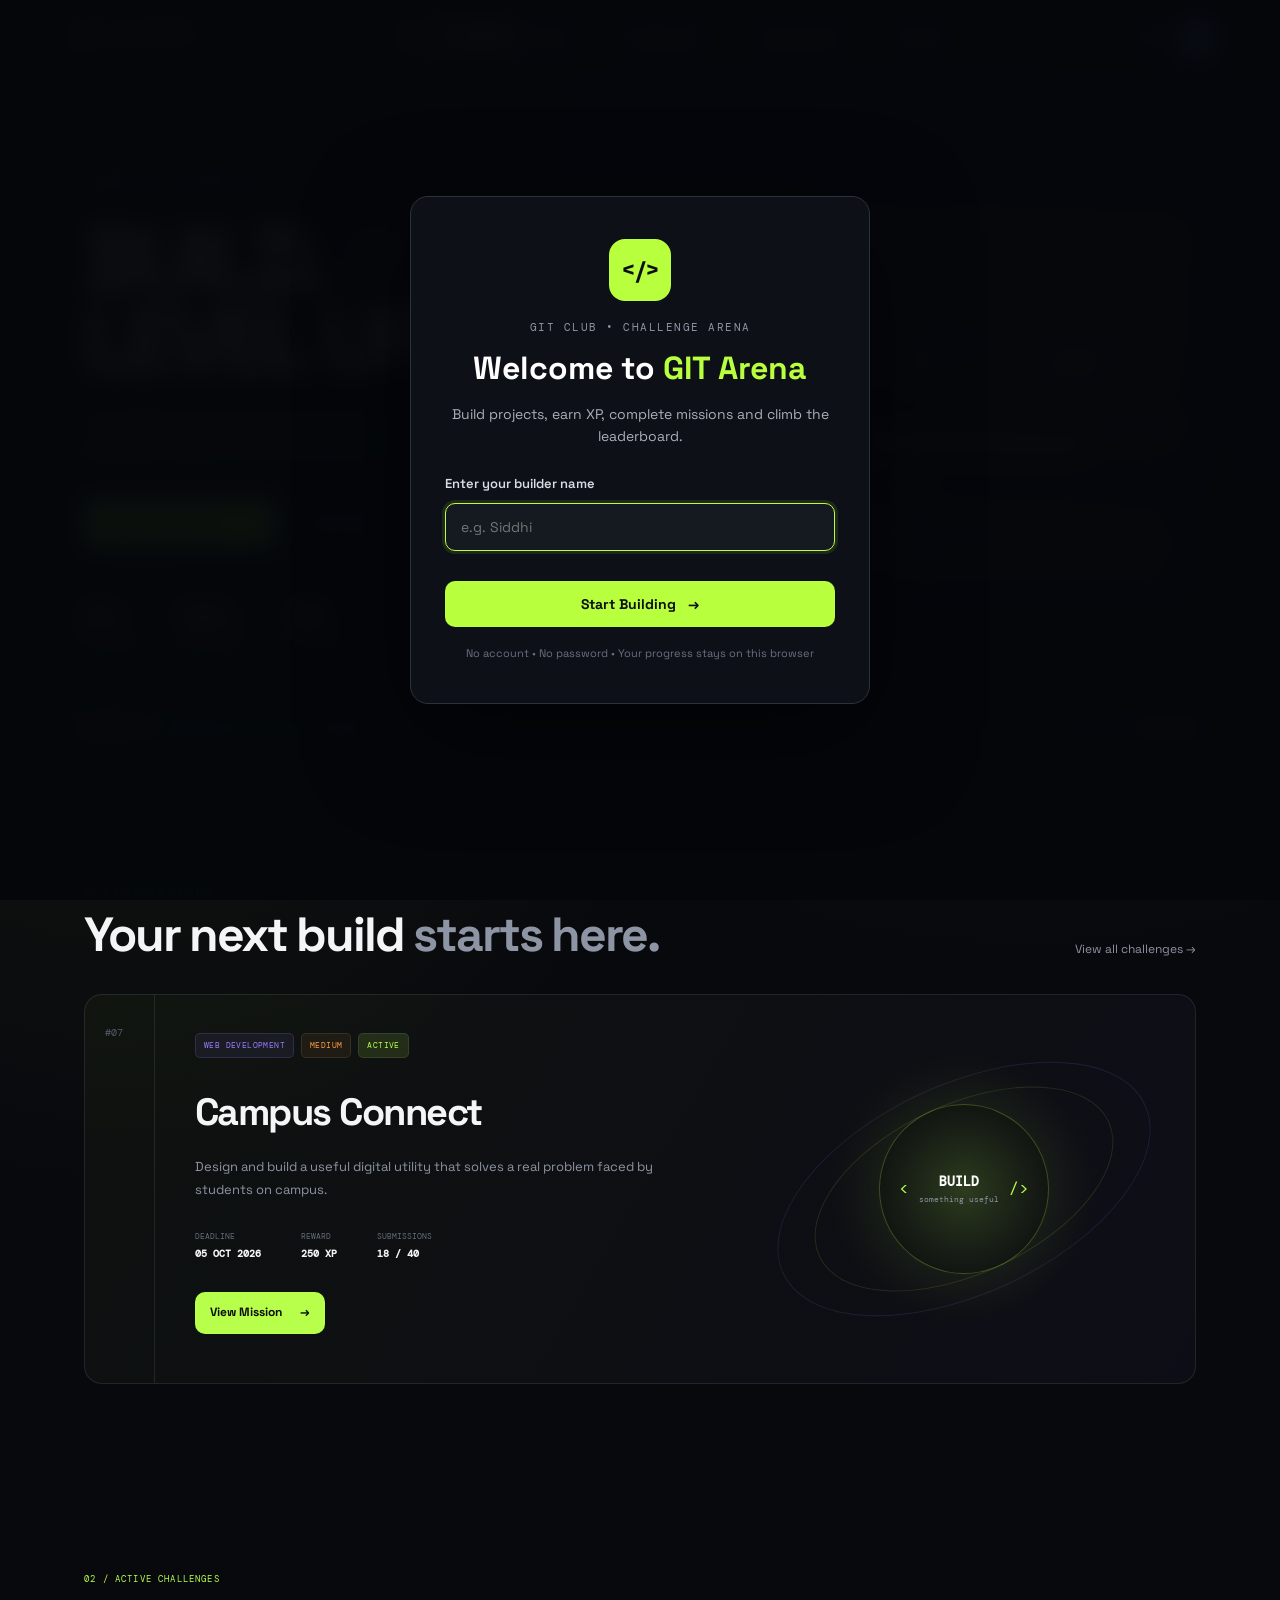
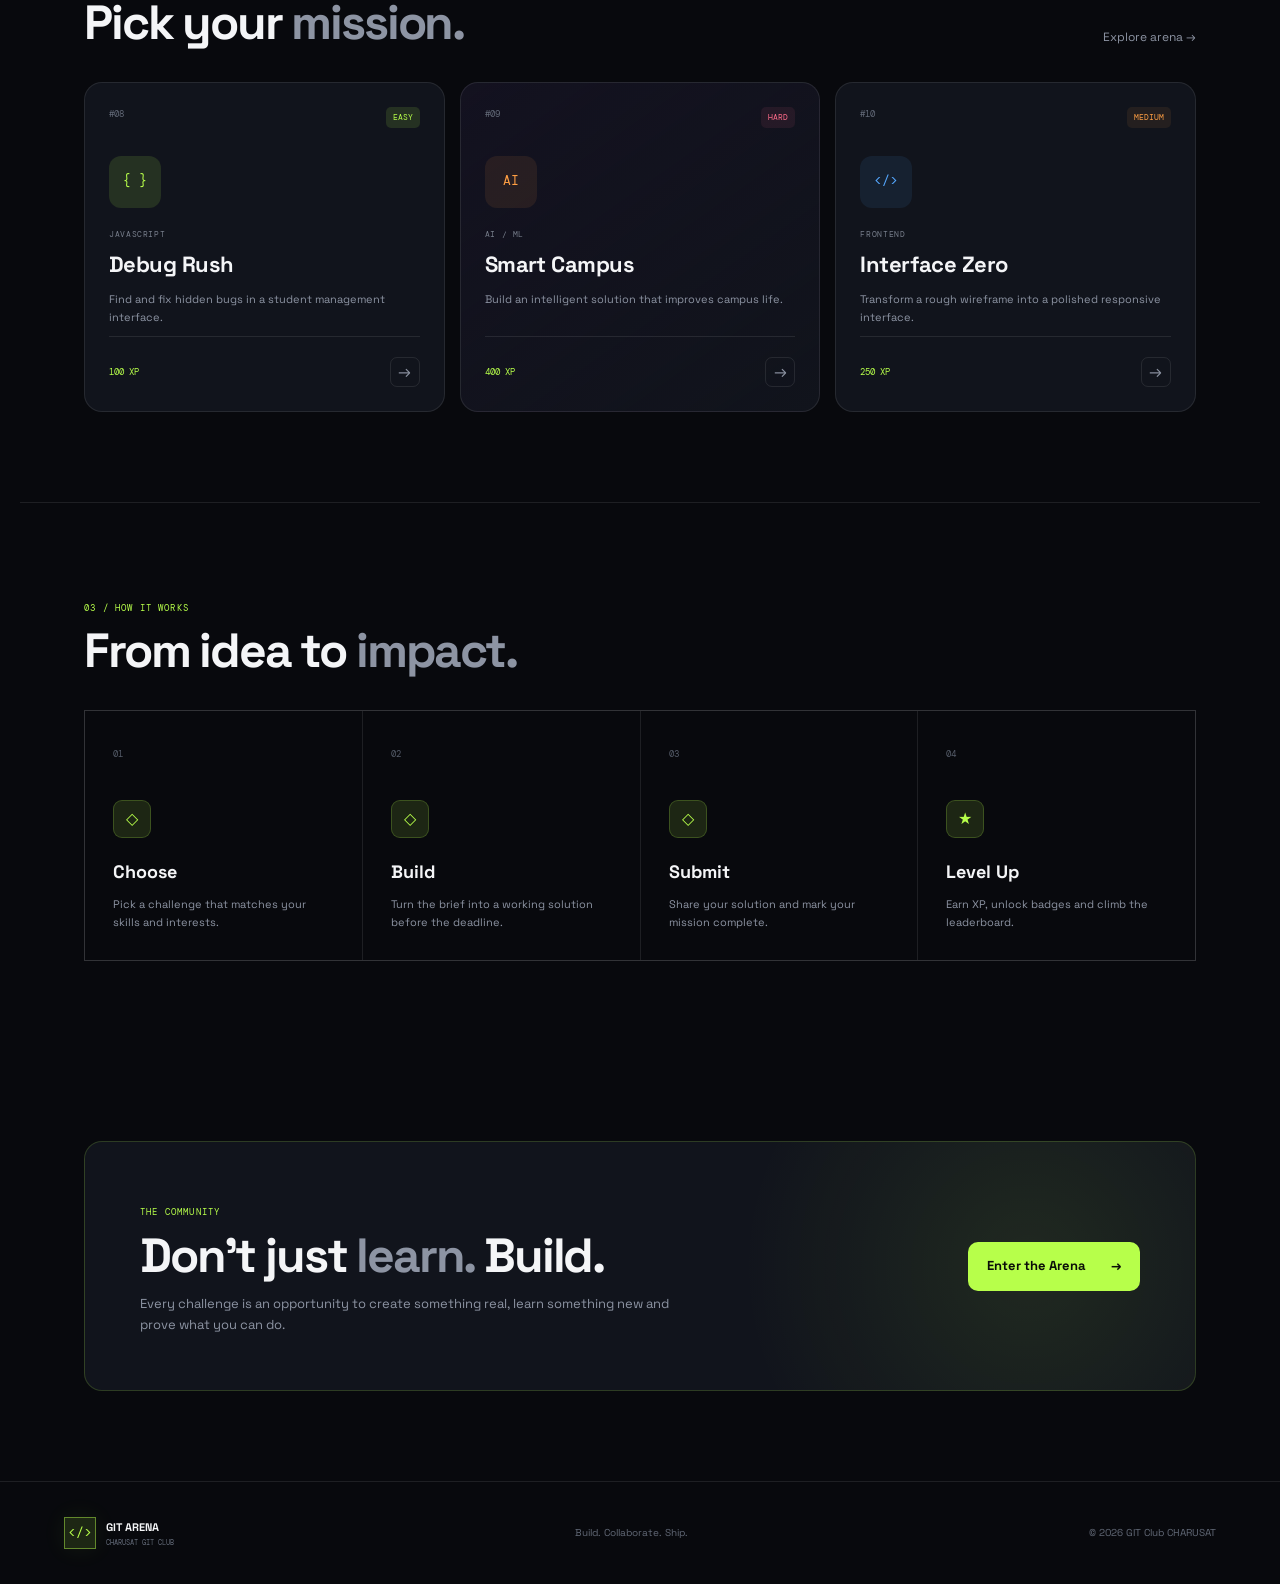
<file: index.html>
<!DOCTYPE html>
<html lang="en">

<head>
    <meta charset="UTF-8">

    <meta name="viewport"
          content="width=device-width, initial-scale=1.0">

    <meta name="description"
          content="GIT Arena - Build. Submit. Level Up.">

    <title>GIT Arena | Build. Submit. Level Up.</title>

    <link rel="preconnect"
          href="https://fonts.googleapis.com">

    <link rel="preconnect"
          href="https://fonts.gstatic.com"
          crossorigin>

    <link href="https://fonts.googleapis.com/css2?family=DM+Mono:wght@400;500&family=Space+Grotesk:wght@400;500;600;700&display=swap"
          rel="stylesheet">

    <link rel="stylesheet"
          href="css/style.css">
    
<style>
    /* =========================================================
   STEP 8.6 — MOBILE HAMBURGER NAVIGATION
========================================================= */

.arena-nav{
    position:sticky;
    top:0;
    z-index:1000;

    display:flex;
    align-items:center;
    justify-content:space-between;

    padding:0 7%;

    min-height:72px;

    background:#0d0f15;

    border-bottom:1px solid #242832;
}

.arena-nav .logo{
    font-size:22px;
    font-weight:800;
    letter-spacing:1px;
    color:#b8ff3d;
}

.arena-nav .logo span{
    color:#ffffff;
}

.arena-nav .nav-links{
    display:flex;
    align-items:center;
    gap:28px;

    list-style:none;
}

.arena-nav .nav-links a{
    color:#a9afb9;
    text-decoration:none;

    font-size:14px;

    transition:
        color .25s ease;
}

.arena-nav .nav-links a:hover{
    color:#b8ff3d;
}


/* =========================================================
   HAMBURGER
========================================================= */

.menu-toggle{

    display:none;

    width:42px;
    height:42px;

    border:1px solid #303743;

    border-radius:10px;

    background:#151920;

    cursor:pointer;

    align-items:center;
    justify-content:center;

    flex-direction:column;

    gap:5px;

    transition:.25s;
}

.menu-toggle span{

    display:block;

    width:19px;
    height:2px;

    background:#b8ff3d;

    border-radius:5px;

    transition:
        transform .25s ease,
        opacity .25s ease;
}

.menu-toggle:hover{

    border-color:#b8ff3d;

    background:#1a2112;
}


/* =========================================================
   MOBILE
========================================================= */

@media(max-width:700px){

    .arena-nav{

        padding:
            0 5%;

        min-height:66px;

    }

    .menu-toggle{

        display:flex;

        position:relative;

        z-index:1002;

    }

    .arena-nav .nav-links{

        position:absolute;

        top:66px;

        left:0;

        width:100%;

        padding:15px 5% 20px;

        background:#0d0f15;

        border-bottom:
            1px solid #292f39;

        display:flex;

        flex-direction:column;

        align-items:stretch;

        gap:4px;

        opacity:0;

        visibility:hidden;

        transform:
            translateY(-10px);

        transition:
            opacity .25s ease,
            transform .25s ease,
            visibility .25s ease;

    }

    .arena-nav .nav-links.open{

        opacity:1;

        visibility:visible;

        transform:
            translateY(0);

    }

    .arena-nav .nav-links li{
        width:100%;
    }

    .arena-nav .nav-links a{

        display:block;

        width:100%;

        padding:13px 15px;

        border-radius:9px;

        font-size:12px;

    }

    .arena-nav .nav-links a:hover{

        background:#171b22;

    }


    /* Hamburger animation */

    .menu-toggle.open span:nth-child(1){

        transform:
            translateY(7px)
            rotate(45deg);

    }

    .menu-toggle.open span:nth-child(2){

        opacity:0;

    }

    .menu-toggle.open span:nth-child(3){

        transform:
            translateY(-7px)
            rotate(-45deg);

    }

}


/* =========================================================
   VERY SMALL PHONE
========================================================= */

@media(max-width:380px){

    .arena-nav .logo{

        font-size:18px;

    }

    .menu-toggle{

        width:38px;
        height:38px;

    }

}
</style>
</head>

<body>

    <!-- ================= NAVBAR ================= -->

    <header class="navbar">

        <a href="index.html" class="brand">

            <div class="brand-mark">
                &lt;/&gt;
            </div>

            <div>
                <span class="brand-name">GIT ARENA</span>
                <span class="brand-sub">CHARUSAT • GIT CLUB</span>
            </div>

        </a>

        <nav class="arena-nav">

    <div class="logo">
        GIT <span>ARENA</span>
    </div>

    <button
        class="menu-toggle"
        id="menuToggle"
        aria-label="Open navigation"
        aria-expanded="false"
    >
        <span></span>
        <span></span>
        <span></span>
    </button>

    <ul
        class="nav-links"
        id="navLinks"
    >

        <li>
            <a href="index.html">
                Home
            </a>
        </li>

        <li>
            <a href="challenges.html">
                Challenges
            </a>
        </li>

        <li>
            <a href="leaderboard.html">
                Leaderboard
            </a>
        </li>

        <li>
            <a href="profile.html">
                Profile
            </a>
        </li>

    </ul>

</nav>

        <div class="nav-actions">

            <button class="icon-btn"
                    id="themeToggle"
                    aria-label="Toggle theme">
                ◐
            </button>

            <a href="profile.html"
               class="profile-mini">

                <span>S</span>

            </a>

        </div>

    </header>


    <!-- ================= MAIN ================= -->

    <main>

        <!-- HERO -->

        <section class="hero">

            <div class="hero-grid"></div>

            <div class="hero-content">

                <div class="eyebrow">

                    <span class="status-dot"></span>

                    GIT CLUB • CHALLENGE ARENA

                </div>

                <h1>
                    BUILD.
                    <span>SUBMIT.</span>
                    LEVEL UP.
                </h1>

                <p class="hero-description">

                    Turn ideas into working projects.
                    Take on real-world challenges, earn XP,
                    build your streak and climb the community leaderboard.

                </p>

                <div class="hero-buttons">

                    <a href="challenges.html"
                       class="primary-btn">

                        Explore Challenges

                        <span>→</span>

                    </a>

                    <a href="#how-it-works"
                       class="secondary-btn">

                        How it works

                    </a>

                </div>

                <div class="hero-meta">

                    <div>
                        <strong>24+</strong>
                        <span>Challenges</span>
                    </div>

                    <div>
                        <strong>480+</strong>
                        <span>Participants</span>
                    </div>

                    <div>
                        <strong>12K</strong>
                        <span>XP Earned</span>
                    </div>

                </div>

            </div>


            <!-- HERO SIDE CARD -->

            <div class="hero-console">

                <div class="console-top">

                    <div class="console-dots">
                        <i></i>
                        <i></i>
                        <i></i>
                    </div>

                    <span>arena_status.sh</span>

                </div>

                <div class="console-body">

                    <p class="terminal-line">
                        <span class="terminal-green">$</span>
                        git arena status
                    </p>

                    <div class="terminal-result">

                        <div>
                            <span>STATUS</span>
                            <strong class="online">
                                ● ONLINE
                            </strong>
                        </div>

                        <div>
                            <span>NEXT MISSION</span>
                            <strong>
                                #07
                            </strong>
                        </div>

                        <div>
                            <span>DIFFICULTY</span>
                            <strong>
                                MEDIUM
                            </strong>
                        </div>

                    </div>

                    <div class="terminal-progress">

                        <div class="progress-label">

                            <span>YOUR XP</span>

                            <strong>
                                1,980 / 2,500
                            </strong>

                        </div>

                        <div class="progress-track">

                            <div class="progress-fill"
                                 style="width:79%">
                            </div>

                        </div>

                    </div>

                    <p class="terminal-command">
                        <span class="terminal-green">$</span>
                        next challenge --start
                    </p>

                    <div class="mission-preview">

                        <div class="mission-icon">
                            &lt;/&gt;
                        </div>

                        <div>

                            <strong>
                                Campus Connect
                            </strong>

                            <span>
                                Build a student utility app
                            </span>

                        </div>

                        <b>
                            +250 XP
                        </b>

                    </div>

                </div>

            </div>

        </section>


        <!-- LIVE STATUS -->

        <section class="status-strip">

            <div class="live-status">

                <span class="pulse"></span>

                <strong>ARENA LIVE</strong>

                <span>
                    18 developers are currently competing
                </span>

            </div>

            <div class="next-deadline">

                <span>
                    NEXT DEADLINE
                </span>

                <strong>
                    02d 14h 38m
                </strong>

            </div>

        </section>


        <!-- FEATURED CHALLENGE -->

        <section class="section featured-section">

            <div class="section-heading">

                <div>

                    <span class="section-label">
                        01 / FEATURED MISSION
                    </span>

                    <h2>
                        Your next build
                        <span>starts here.</span>
                    </h2>

                </div>

                <a href="challenges.html"
                   class="text-link">

                    View all challenges →

                </a>

            </div>


            <article class="featured-card">

                <div class="featured-number">
                    #07
                </div>

                <div class="featured-main">

                    <div class="challenge-tags">

                        <span class="tag purple">
                            WEB DEVELOPMENT
                        </span>

                        <span class="tag medium">
                            MEDIUM
                        </span>

                        <span class="tag active-tag">
                            ACTIVE
                        </span>

                    </div>

                    <h3>
                        Campus Connect
                    </h3>

                    <p>
                        Design and build a useful digital utility
                        that solves a real problem faced by students
                        on campus.
                    </p>

                    <div class="challenge-info">

                        <div>
                            <span>DEADLINE</span>
                            <strong>05 OCT 2026</strong>
                        </div>

                        <div>
                            <span>REWARD</span>
                            <strong>250 XP</strong>
                        </div>

                        <div>
                            <span>SUBMISSIONS</span>
                            <strong>18 / 40</strong>
                        </div>

                    </div>

                    <a href="challenges.html"
                       class="primary-btn small">

                        View Mission

                        <span>→</span>

                    </a>

                </div>

                <div class="featured-art">

                    <div class="orbit orbit-one"></div>
                    <div class="orbit orbit-two"></div>

                    <div class="code-orb">

                        <span>&lt;</span>

                        <div>
                            <b>BUILD</b>
                            <small>something useful</small>
                        </div>

                        <span>/&gt;</span>

                    </div>

                </div>

            </article>

        </section>


        <!-- CHALLENGES -->

        <section class="section">

            <div class="section-heading">

                <div>

                    <span class="section-label">
                        02 / ACTIVE CHALLENGES
                    </span>

                    <h2>
                        Pick your
                        <span>mission.</span>
                    </h2>

                </div>

                <a href="challenges.html"
                   class="text-link">

                    Explore arena →

                </a>

            </div>


            <div class="challenge-grid">

                <!-- CARD 1 -->

                <article class="challenge-card">

                    <div class="card-top">

                        <span class="challenge-number">
                            #08
                        </span>

                        <span class="difficulty easy">
                            EASY
                        </span>

                    </div>

                    <div class="card-icon green">
                        { }
                    </div>

                    <span class="category">
                        JAVASCRIPT
                    </span>

                    <h3>
                        Debug Rush
                    </h3>

                    <p>
                        Find and fix hidden bugs in a
                        student management interface.
                    </p>

                    <div class="card-footer">

                        <span>
                            100 XP
                        </span>

                        <a href="challenges.html">
                            →
                        </a>

                    </div>

                </article>


                <!-- CARD 2 -->

                <article class="challenge-card featured-small">

                    <div class="card-top">

                        <span class="challenge-number">
                            #09
                        </span>

                        <span class="difficulty hard">
                            HARD
                        </span>

                    </div>

                    <div class="card-icon orange">
                        AI
                    </div>

                    <span class="category">
                        AI / ML
                    </span>

                    <h3>
                        Smart Campus
                    </h3>

                    <p>
                        Build an intelligent solution that
                        improves campus life.
                    </p>

                    <div class="card-footer">

                        <span>
                            400 XP
                        </span>

                        <a href="challenges.html">
                            →
                        </a>

                    </div>

                </article>


                <!-- CARD 3 -->

                <article class="challenge-card">

                    <div class="card-top">

                        <span class="challenge-number">
                            #10
                        </span>

                        <span class="difficulty medium">
                            MEDIUM
                        </span>

                    </div>

                    <div class="card-icon blue">
                        &lt;/&gt;
                    </div>

                    <span class="category">
                        FRONTEND
                    </span>

                    <h3>
                        Interface Zero
                    </h3>

                    <p>
                        Transform a rough wireframe into
                        a polished responsive interface.
                    </p>

                    <div class="card-footer">

                        <span>
                            250 XP
                        </span>

                        <a href="challenges.html">
                            →
                        </a>

                    </div>

                </article>

            </div>

        </section>


        <!-- HOW IT WORKS -->

        <section class="section how-section"
                 id="how-it-works">

            <div class="section-heading">

                <div>

                    <span class="section-label">
                        03 / HOW IT WORKS
                    </span>

                    <h2>
                        From idea to
                        <span>impact.</span>
                    </h2>

                </div>

            </div>


            <div class="steps">

                <div class="step">

                    <span>01</span>

                    <div class="step-icon">
                        ◇
                    </div>

                    <h3>
                        Choose
                    </h3>

                    <p>
                        Pick a challenge that matches
                        your skills and interests.
                    </p>

                </div>


                <div class="step">

                    <span>02</span>

                    <div class="step-icon">
                        ◇
                    </div>

                    <h3>
                        Build
                    </h3>

                    <p>
                        Turn the brief into a working
                        solution before the deadline.
                    </p>

                </div>


                <div class="step">

                    <span>03</span>

                    <div class="step-icon">
                        ◇
                    </div>

                    <h3>
                        Submit
                    </h3>

                    <p>
                        Share your solution and mark
                        your mission complete.
                    </p>

                </div>


                <div class="step">

                    <span>04</span>

                    <div class="step-icon">
                        ★
                    </div>

                    <h3>
                        Level Up
                    </h3>

                    <p>
                        Earn XP, unlock badges and
                        climb the leaderboard.
                    </p>

                </div>

            </div>

        </section>


        <!-- COMMUNITY -->

        <section class="section community-section">

            <div class="community-card">

                <div>

                    <span class="section-label">
                        THE COMMUNITY
                    </span>

                    <h2>
                        Don't just
                        <span>learn.</span>
                        Build.
                    </h2>

                    <p>
                        Every challenge is an opportunity
                        to create something real, learn
                        something new and prove what you can do.
                    </p>

                </div>

                <a href="challenges.html"
                   class="primary-btn">

                    Enter the Arena

                    <span>→</span>

                </a>

            </div>

        </section>

    </main>


    <!-- ================= FOOTER ================= -->

    <footer class="footer">

        <div class="footer-brand">

            <div class="brand-mark">
                &lt;/&gt;
            </div>

            <div>

                <strong>
                    GIT ARENA
                </strong>

                <span>
                    CHARUSAT GIT CLUB
                </span>

            </div>

        </div>

        <p>
            Build. Collaborate. Ship.
        </p>

        <span>
            © 2026 GIT Club CHARUSAT
        </span>

    </footer>

<script>
    /* =========================================================
   STEP 8.6 — MOBILE MENU
========================================================= */

const menuToggle =
    document.getElementById(
        "menuToggle"
    );

const navLinks =
    document.getElementById(
        "navLinks"
    );


if(menuToggle && navLinks){

    menuToggle.addEventListener(
        "click",
        () => {

            const isOpen =
                navLinks.classList.toggle(
                    "open"
                );

            menuToggle.classList.toggle(
                "open",
                isOpen
            );

            menuToggle.setAttribute(
                "aria-expanded",
                isOpen
            );

        }
    );


    /* Close after selecting a page */

    navLinks
        .querySelectorAll("a")
        .forEach(link => {

            link.addEventListener(
                "click",
                () => {

                    navLinks.classList.remove(
                        "open"
                    );

                    menuToggle.classList.remove(
                        "open"
                    );

                    menuToggle.setAttribute(
                        "aria-expanded",
                        "false"
                    );

                }
            );

        });


    /* Close if user clicks outside */

    document.addEventListener(
        "click",
        event => {

            if(
                !menuToggle.contains(event.target) &&
                !navLinks.contains(event.target)
            ){

                navLinks.classList.remove(
                    "open"
                );

                menuToggle.classList.remove(
                    "open"
                );

                menuToggle.setAttribute(
                    "aria-expanded",
                    "false"
                );

            }

        }
    );

}
/* =========================================================
   ACTIVE PAGE
========================================================= */

const currentPage =
    window.location.pathname
        .split("/")
        .pop() ||
    "index.html";


document
    .querySelectorAll(
        ".nav-links a"
    )
    .forEach(link => {

        const linkPage =
            link
                .getAttribute("href")
                .split("/")
                .pop();


        if(
            linkPage ===
            currentPage
        ){

            link.classList.add(
                "active-link"
            );

        }

    });
</script>
    <script src="js/onboarding.js"></script>
<script src="js/data.js"></script>
<script src="js/app.js"></script>

</body>

</html>
</file>
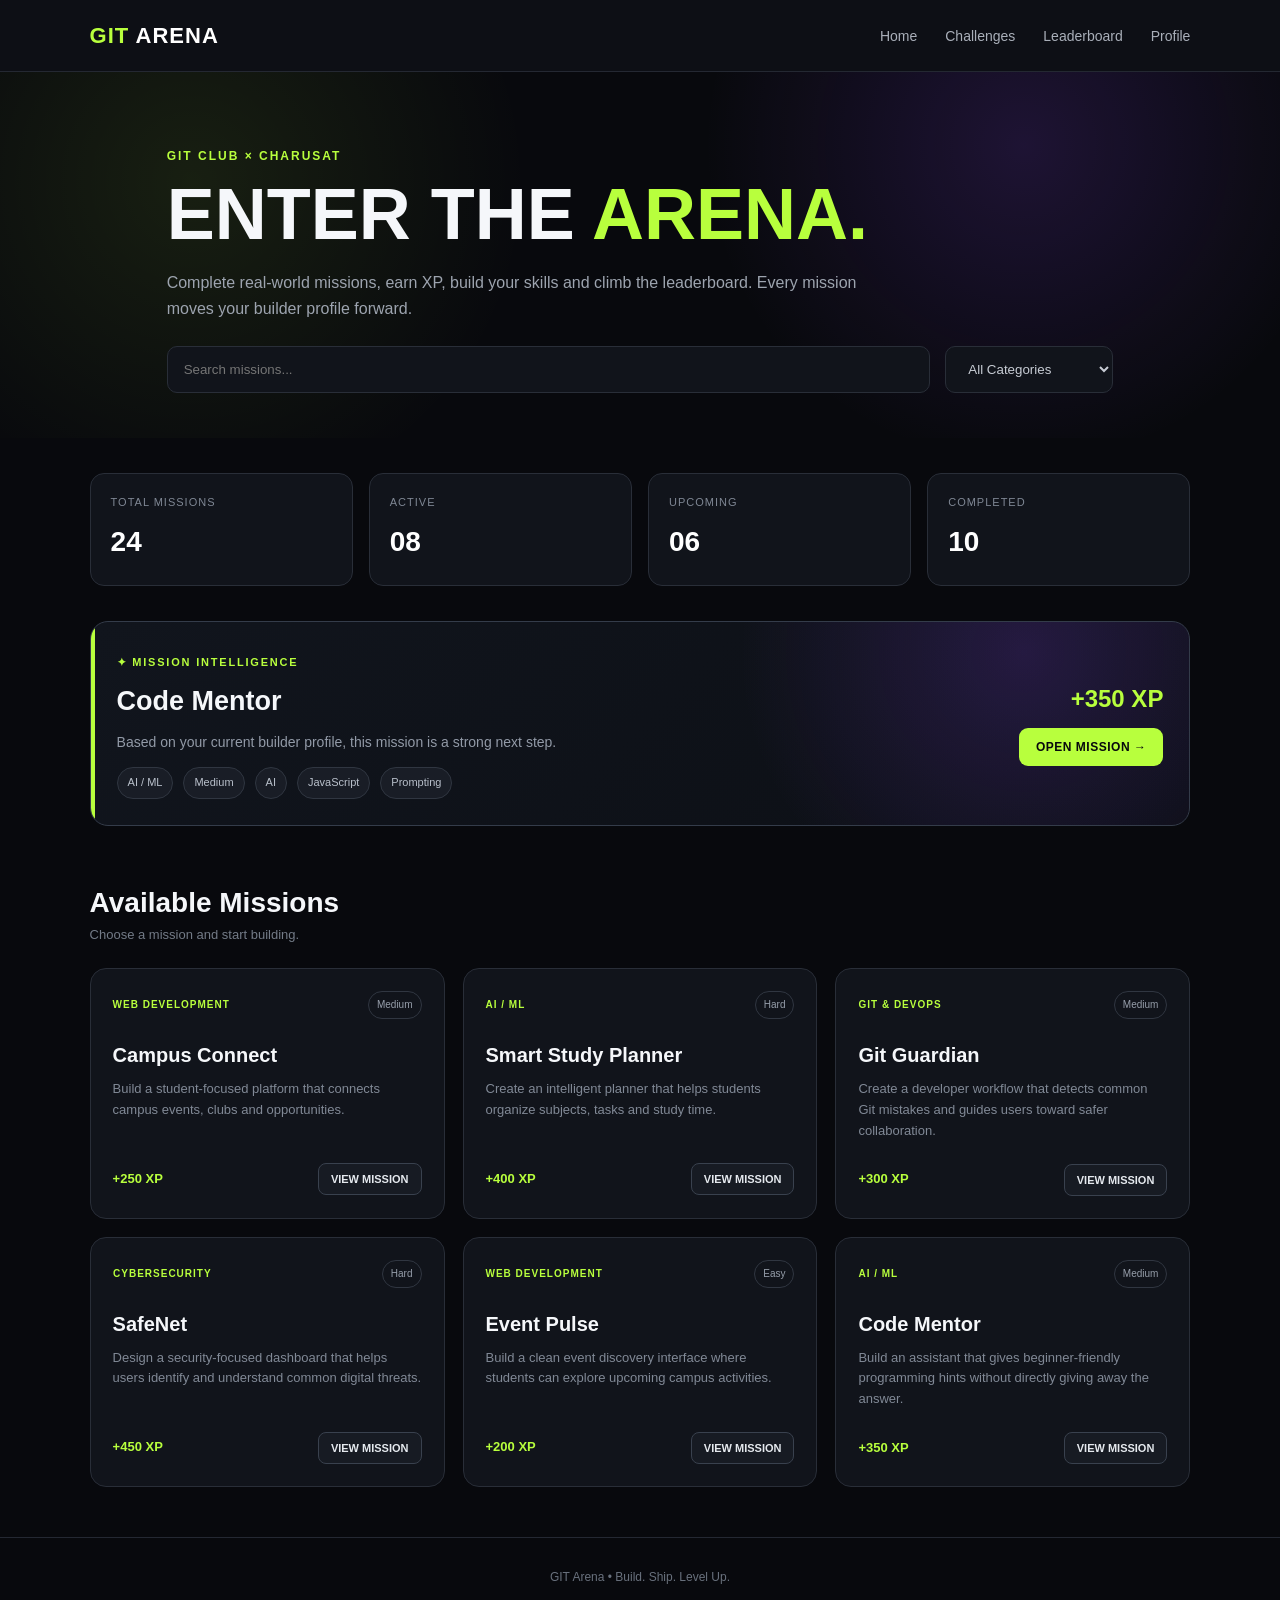
<file: challanges.html>
<!DOCTYPE html>
<html lang="en">
<head>
<meta charset="UTF-8">
<meta name="viewport" content="width=device-width, initial-scale=1.0">

<title>GIT Arena | Challenges</title>

<style>

/* =========================================================
   RESET
========================================================= */

*{
    margin:0;
    padding:0;
    box-sizing:border-box;
}

html{
    scroll-behavior:smooth;
}

body{
    font-family:Arial, Helvetica, sans-serif;
    background:#08090d;
    color:#f5f7fa;
    line-height:1.6;
}

button,
input{
    font-family:inherit;
}

button{
    cursor:pointer;
}


/* =========================================================
   NAVBAR
========================================================= */

nav{
    height:72px;
    display:flex;
    align-items:center;
    justify-content:space-between;

    padding:0 7%;

    background:#0d0f15;

    border-bottom:1px solid #242832;

    position:sticky;
    top:0;
    z-index:1000;
}

.logo{
    font-size:22px;
    font-weight:800;
    color:#b8ff3d;
    letter-spacing:1px;
}

.logo span{
    color:#ffffff;
}

.nav-links{
    display:flex;
    gap:28px;
    list-style:none;
}

.nav-links a{
    text-decoration:none;
    color:#a9afb9;
    font-size:14px;
    transition:.25s;
}

.nav-links a:hover,
.nav-links .active-link{
    color:#b8ff3d;
}


/* =========================================================
   HERO
========================================================= */

.hero{
    padding:75px 7% 45px;

    background:
        radial-gradient(
            circle at 80% 20%,
            rgba(143,70,255,.16),
            transparent 30%
        ),
        radial-gradient(
            circle at 15% 30%,
            rgba(184,255,61,.09),
            transparent 30%
        );
}

.eyebrow{
    color:#b8ff3d;
    font-size:12px;
    font-weight:800;
    letter-spacing:2px;
    margin-bottom:12px;
}

.hero h1{
    font-size:clamp(38px,6vw,72px);
    line-height:1;
    max-width:850px;
    margin-bottom:20px;
}

.hero h1 span{
    color:#b8ff3d;
}

.hero p{
    color:#9da4af;
    max-width:700px;
    font-size:16px;
}


/* =========================================================
   CONTAINER
========================================================= */

.container{
    width:86%;
    max-width:1400px;
    margin:auto;
}


/* =========================================================
   SEARCH / FILTER
========================================================= */

.controls{
    margin-top:25px;

    display:flex;
    gap:15px;
    flex-wrap:wrap;
}

.search{
    flex:1;
    min-width:240px;

    background:#11141b;

    border:1px solid #292e38;

    color:white;

    padding:14px 16px;

    border-radius:10px;

    outline:none;
}

.search:focus{
    border-color:#b8ff3d;
}

.filter{
    padding:14px 18px;

    background:#11141b;

    color:#c7ccd4;

    border:1px solid #292e38;

    border-radius:10px;

    outline:none;
}


/* =========================================================
   STATS
========================================================= */

.stats{
    display:grid;

    grid-template-columns:
        repeat(4,1fr);

    gap:16px;

    margin:35px 0;
}

.stat{
    background:#11141b;

    border:1px solid #292e38;

    padding:20px;

    border-radius:14px;

    transition:.25s;
}

.stat:hover{
    transform:translateY(-3px);
    border-color:#3c4350;
}

.stat small{
    display:block;

    color:#7f8794;

    font-size:11px;

    text-transform:uppercase;

    letter-spacing:1px;

    margin-bottom:8px;
}

.stat strong{
    font-size:28px;

    color:#ffffff;
}


/* =========================================================
   MISSION INTELLIGENCE
========================================================= */

.recommendation{

    margin:35px 0;

    padding:26px;

    border-radius:18px;

    border:1px solid #343c4a;

    background:
        radial-gradient(
            circle at 85% 15%,
            rgba(142,68,255,.18),
            transparent 30%
        ),
        linear-gradient(
            135deg,
            #11151d,
            #0c0f15
        );

    display:flex;

    justify-content:space-between;

    align-items:center;

    gap:30px;

    position:relative;

    overflow:hidden;
}

.recommendation::before{

    content:"";

    position:absolute;

    left:0;
    top:0;

    width:4px;
    height:100%;

    background:#b8ff3d;
}

.recommend-main{
    position:relative;
    z-index:1;
}

.intel-label{

    display:inline-block;

    color:#b8ff3d;

    font-size:11px;

    font-weight:800;

    letter-spacing:1.8px;

    margin-bottom:9px;
}

.recommendation h2{

    font-size:27px;

    margin-bottom:7px;
}

.recommendation p{

    color:#929aa7;

    max-width:700px;

    font-size:14px;

    margin-bottom:14px;
}

.recommend-meta{

    display:flex;

    gap:10px;

    flex-wrap:wrap;
}

.chip{

    display:inline-flex;

    align-items:center;

    padding:6px 10px;

    border-radius:999px;

    font-size:11px;

    background:#191d26;

    border:1px solid #303641;

    color:#b9c0cb;
}

.recommend-side{

    min-width:190px;

    text-align:right;

    position:relative;

    z-index:1;
}

.recommend-xp{

    display:block;

    color:#b8ff3d;

    font-size:24px;

    font-weight:800;

    margin-bottom:10px;
}

.primary-btn{

    border:none;

    background:#b8ff3d;

    color:#08090d;

    padding:12px 17px;

    border-radius:9px;

    font-size:12px;

    font-weight:800;

    letter-spacing:.5px;

    transition:.25s;
}

.primary-btn:hover{

    transform:translateY(-2px);

    box-shadow:
        0 8px 25px
        rgba(184,255,61,.15);
}

.primary-btn:active{
    transform:scale(.97);
}


/* =========================================================
   SECTION TITLE
========================================================= */

.section-title{

    display:flex;

    justify-content:space-between;

    align-items:end;

    gap:20px;

    margin:55px 0 22px;
}

.section-title h2{
    font-size:28px;
}

.section-title p{
    color:#737b87;
    font-size:13px;
}


/* =========================================================
   CHALLENGE GRID
========================================================= */

.grid{

    display:grid;

    grid-template-columns:
        repeat(3,1fr);

    gap:18px;

    padding-bottom:50px;
}

.card{

    background:#11141b;

    border:1px solid #292e38;

    border-radius:16px;

    padding:22px;

    transition:.3s;

    position:relative;

    overflow:hidden;
}

.card:hover{

    transform:translateY(-5px);

    border-color:#46505e;

    box-shadow:
        0 15px 35px
        rgba(0,0,0,.25);
}

.card.completed{

    opacity:.72;

    border-color:
        rgba(184,255,61,.25);
}

.card-top{

    display:flex;

    justify-content:space-between;

    align-items:center;

    margin-bottom:20px;
}

.category{

    font-size:10px;

    text-transform:uppercase;

    letter-spacing:1px;

    color:#b8ff3d;

    font-weight:800;
}

.difficulty{

    font-size:10px;

    color:#969eaa;

    padding:5px 8px;

    border:1px solid #303641;

    border-radius:999px;
}

.card h3{

    font-size:20px;

    margin-bottom:8px;
}

.card p{

    color:#818996;

    font-size:13px;

    min-height:62px;
}

.card-bottom{

    margin-top:22px;

    display:flex;

    justify-content:space-between;

    align-items:center;
}

.xp{

    color:#b8ff3d;

    font-size:13px;

    font-weight:800;
}

.card-btn{

    border:1px solid #39414e;

    background:#171b23;

    color:#e5e9ee;

    padding:9px 12px;

    border-radius:8px;

    font-size:11px;

    font-weight:700;

    transition:.2s;
}

.card-btn:hover{

    border-color:#b8ff3d;

    color:#b8ff3d;
}

.completed-label{

    color:#b8ff3d;

    font-size:11px;

    font-weight:800;

    letter-spacing:.7px;
}


/* =========================================================
   ACTIVE MISSION
========================================================= */

.active{

    margin:20px 0 60px;

    padding:30px;

    border-radius:18px;

    border:1px solid #303742;

    background:#0f1218;
}

.active-head{

    display:flex;

    justify-content:space-between;

    align-items:flex-start;

    gap:20px;

    margin-bottom:25px;
}

.active-label{

    color:#b8ff3d;

    font-size:10px;

    font-weight:800;

    letter-spacing:1.5px;

    margin-bottom:8px;

    display:block;
}

.active h2{

    font-size:28px;

    margin-bottom:7px;
}

.active-head p{

    color:#7f8792;

    font-size:13px;
}

.close-btn{

    background:transparent;

    border:1px solid #343b46;

    color:#8f97a3;

    width:36px;

    height:36px;

    border-radius:50%;

    font-size:18px;
}

.close-btn:hover{

    color:white;

    border-color:#596372;
}


/* =========================================================
   WORKSPACE
========================================================= */

.workspace{

    display:grid;

    grid-template-columns:
        1.3fr .7fr;

    gap:18px;
}

.work-card{

    background:#13171f;

    border:1px solid #292f3a;

    border-radius:14px;

    padding:22px;
}

.work-card h3{

    font-size:15px;

    margin-bottom:13px;
}

.work-card p{

    color:#8d95a1;

    font-size:13px;

    margin-bottom:15px;
}

.checkpoint{

    display:flex;

    align-items:center;

    gap:10px;

    padding:11px;

    border:1px solid #2b313c;

    border-radius:9px;

    margin-bottom:9px;

    color:#adb4be;

    font-size:12px;
}

.checkpoint input{

    accent-color:#b8ff3d;

}

.progress-wrap{

    margin-top:20px;
}

.progress-bar{

    height:8px;

    background:#252a33;

    border-radius:999px;

    overflow:hidden;
}

.progress{

    height:100%;

    width:33%;

    background:#b8ff3d;

    transition:.35s;
}

.progress-text{

    display:flex;

    justify-content:space-between;

    color:#737b87;

    font-size:10px;

    margin-top:7px;
}

.url-input{

    width:100%;

    padding:12px;

    background:#0c0f14;

    color:white;

    border:1px solid #2e3540;

    border-radius:8px;

    margin-bottom:10px;

    outline:none;
}

.url-input:focus{

    border-color:#b8ff3d;
}

.submit-btn{

    width:100%;

    padding:13px;

    background:#b8ff3d;

    border:none;

    border-radius:9px;

    font-weight:800;

    color:#090b0f;

    margin-top:8px;
}

.submit-btn:disabled{

    opacity:.35;

    cursor:not-allowed;
}


/* =========================================================
   SKILLS
========================================================= */

.chips{

    display:flex;

    gap:7px;

    flex-wrap:wrap;
}


/* =========================================================
   MODAL
========================================================= */

.modal{

    position:fixed;

    inset:0;

    background:rgba(0,0,0,.72);

    backdrop-filter:blur(8px);

    display:none;

    align-items:center;

    justify-content:center;

    padding:20px;

    z-index:2000;
}

.modal.show{

    display:flex;
}

.modal-box{

    width:100%;

    max-width:620px;

    max-height:90vh;

    overflow:auto;

    background:#11141b;

    border:1px solid #353c48;

    border-radius:18px;

    padding:28px;

    position:relative;
}

.modal-box h2{

    font-size:30px;

    margin-bottom:10px;
}

.modal-box p{

    color:#9098a5;

    font-size:14px;

    margin-bottom:20px;
}

.modal-close{

    position:absolute;

    top:17px;

    right:17px;

    width:35px;

    height:35px;

    border-radius:50%;

    border:1px solid #343b46;

    background:transparent;

    color:#a0a8b4;

    font-size:18px;
}

.modal-close:hover{

    color:white;
}

.intel{

    padding:17px;

    background:#171b23;

    border:1px solid #2e3540;

    border-radius:12px;

    margin-bottom:20px;
}

.intel strong{

    display:block;

    color:#b8ff3d;

    font-size:11px;

    letter-spacing:1px;

    margin-bottom:7px;
}


/* =========================================================
   TOAST
========================================================= */

.toast{

    position:fixed;

    right:25px;

    bottom:25px;

    background:#151922;

    border:1px solid #3a424e;

    color:white;

    padding:14px 17px;

    border-radius:10px;

    transform:translateY(120px);

    opacity:0;

    transition:.35s;

    z-index:3000;

    font-size:13px;
}

.toast.show{

    transform:translateY(0);

    opacity:1;
}


/* =========================================================
   BADGE MODAL
========================================================= */

.badge{

    text-align:center;

    padding:15px;
}

.badge-icon{

    width:65px;

    height:65px;

    border-radius:50%;

    margin:auto auto 14px;

    display:flex;

    align-items:center;

    justify-content:center;

    background:#1c2315;

    border:1px solid #b8ff3d;

    color:#b8ff3d;

    font-size:27px;
}


/* =========================================================
   FOOTER
========================================================= */

footer{

    border-top:1px solid #242832;

    padding:30px 7%;

    color:#69717d;

    font-size:12px;

    text-align:center;
}


/* =========================================================
   RESPONSIVE
========================================================= */

@media(max-width:1000px){

    .grid{

        grid-template-columns:
            repeat(2,1fr);
    }

    .stats{

        grid-template-columns:
            repeat(2,1fr);
    }

    .workspace{

        grid-template-columns:1fr;
    }

    .recommendation{

        flex-direction:column;

        align-items:flex-start;
    }

    .recommend-side{

        text-align:left;
    }
}

@media(max-width:700px){

    nav{

        padding:0 5%;
    }

    .nav-links{

        gap:13px;
    }

    .nav-links a{

        font-size:11px;
    }

    .hero{

        padding:55px 5% 35px;
    }

    .container{

        width:90%;
    }

    .grid{

        grid-template-columns:1fr;
    }

    .stats{

        grid-template-columns:1fr 1fr;
    }

    .active{

        padding:20px;
    }

    .active-head{

        flex-direction:column;
    }

    .section-title{

        flex-direction:column;

        align-items:flex-start;
    }
}

@media(max-width:480px){

    .stats{

        grid-template-columns:1fr;
    }

    .hero h1{

        font-size:42px;
    }

    .nav-links{

        gap:8px;
    }

    .nav-links a{

        font-size:10px;
    }
}
/* =========================================================
   STEP 8.1 — FINAL UI POLISH
========================================================= */

/* Smooth page appearance */
body {
    animation: pageFadeIn 0.7s ease;
}

@keyframes pageFadeIn {
    from {
        opacity: 0;
        transform: translateY(8px);
    }

    to {
        opacity: 1;
        transform: translateY(0);
    }
}


/* Hero animation */
.hero .eyebrow {
    animation: slideDown 0.7s ease;
}

.hero h1 {
    animation: slideUp 0.8s ease;
}

.hero p {
    animation: slideUp 1s ease;
}

@keyframes slideDown {
    from {
        opacity: 0;
        transform: translateY(-15px);
    }

    to {
        opacity: 1;
        transform: translateY(0);
    }
}

@keyframes slideUp {
    from {
        opacity: 0;
        transform: translateY(20px);
    }

    to {
        opacity: 1;
        transform: translateY(0);
    }
}


/* Stats entrance */
.stat {
    animation: statAppear 0.6s ease both;
}

.stat:nth-child(1) {
    animation-delay: 0.1s;
}

.stat:nth-child(2) {
    animation-delay: 0.2s;
}

.stat:nth-child(3) {
    animation-delay: 0.3s;
}

.stat:nth-child(4) {
    animation-delay: 0.4s;
}

@keyframes statAppear {
    from {
        opacity: 0;
        transform: translateY(15px);
    }

    to {
        opacity: 1;
        transform: translateY(0);
    }
}


/* Recommendation glow */
.recommendation {
    animation: recommendationAppear 0.8s ease;
}

@keyframes recommendationAppear {
    from {
        opacity: 0;
        transform: translateY(15px);
    }

    to {
        opacity: 1;
        transform: translateY(0);
    }
}


/* Mission cards */
.card {
    animation: cardAppear 0.5s ease both;
}

@keyframes cardAppear {
    from {
        opacity: 0;
        transform: translateY(15px);
    }

    to {
        opacity: 1;
        transform: translateY(0);
    }
}


/* Mission card hover */
.card:hover {
    transform: translateY(-7px) scale(1.01);
}


/* Buttons */
.primary-btn,
.card-btn,
.submit-btn {
    transition:
        transform 0.2s ease,
        box-shadow 0.2s ease,
        background 0.2s ease;
}

.primary-btn:hover,
.submit-btn:hover {
    transform: translateY(-2px);
}

.primary-btn:active,
.card-btn:active,
.submit-btn:active {
    transform: scale(0.96);
}


/* XP pulse */
.recommend-xp {
    animation: xpPulse 2s infinite;
}

@keyframes xpPulse {

    0%,
    100% {
        transform: scale(1);
    }

    50% {
        transform: scale(1.05);
    }
}


/* Mission progress animation */
.progress {
    transition:
        width 0.6s cubic-bezier(.22,1,.36,1);
}


/* Chips */
.chip {
    transition:
        transform 0.2s ease,
        border-color 0.2s ease;
}

.chip:hover {
    transform: translateY(-2px);
    border-color: #b8ff3d;
}


/* Active mission */
.active {
    animation: activeMissionAppear 0.5s ease;
}

@keyframes activeMissionAppear {
    from {
        opacity: 0;
        transform: translateY(20px);
    }

    to {
        opacity: 1;
        transform: translateY(0);
    }
}


/* Modal */
.modal-box {
    animation: modalAppear 0.3s ease;
}

@keyframes modalAppear {
    from {
        opacity: 0;
        transform: scale(0.94) translateY(15px);
    }

    to {
        opacity: 1;
        transform: scale(1) translateY(0);
    }
}


/* Toast */
.toast {
    box-shadow:
        0 10px 35px rgba(0, 0, 0, 0.35);
}


/* Focus accessibility */
button:focus-visible,
input:focus-visible,
select:focus-visible {
    outline: 2px solid #b8ff3d;
    outline-offset: 3px;
}


/* Reduce animation for users who prefer it */
@media (prefers-reduced-motion: reduce) {

    *,
    *::before,
    *::after {
        animation-duration: 0.01ms !important;
        animation-iteration-count: 1 !important;
        transition-duration: 0.01ms !important;
        scroll-behavior: auto !important;
    }

}
/* =========================================================
   STEP 8.2 — XP CELEBRATION
========================================================= */

.xp-celebration {

    position:fixed;

    inset:0;

    display:flex;

    align-items:center;

    justify-content:center;

    padding:20px;

    background:rgba(0,0,0,.82);

    backdrop-filter:blur(12px);

    opacity:0;

    visibility:hidden;

    transition:
        opacity .3s ease,
        visibility .3s ease;

    z-index:5000;
}

.xp-celebration.show {

    opacity:1;

    visibility:visible;
}


.xp-celebration-box {

    width:100%;

    max-width:480px;

    padding:42px 30px;

    text-align:center;

    border-radius:22px;

    border:1px solid #46505d;

    background:
        radial-gradient(
            circle at 50% 0%,
            rgba(184,255,61,.12),
            transparent 45%
        ),
        #11141b;

    box-shadow:
        0 30px 100px
        rgba(0,0,0,.55);

    transform:
        scale(.8)
        translateY(30px);

    transition:
        transform .45s
        cubic-bezier(.22,1,.36,1);
}

.xp-celebration.show
.xp-celebration-box {

    transform:
        scale(1)
        translateY(0);
}


.xp-stars {

    width:80px;

    height:80px;

    margin:0 auto 18px;

    display:flex;

    align-items:center;

    justify-content:center;

    border-radius:50%;

    border:1px solid #b8ff3d;

    background:#18200f;

    color:#b8ff3d;

    font-size:38px;

    animation:
        celebrationPulse 1.4s
        infinite;
}


@keyframes celebrationPulse {

    0%,
    100% {

        transform:scale(1);

        box-shadow:
            0 0 0
            rgba(184,255,61,0);

    }

    50% {

        transform:scale(1.08);

        box-shadow:
            0 0 35px
            rgba(184,255,61,.18);

    }

}


.celebration-label {

    color:#b8ff3d;

    font-size:11px;

    font-weight:800;

    letter-spacing:2px;

    margin-bottom:8px;
}


.xp-celebration-box h2 {

    font-size:48px;

    line-height:1;

    margin-bottom:12px;

    color:#ffffff;
}


.xp-celebration-box h2 span {

    color:#b8ff3d;
}


.xp-celebration-box p {

    color:#929aa7;

    font-size:14px;

    margin-bottom:25px;
}


.level-result {

    display:flex;

    align-items:center;

    justify-content:center;

    gap:22px;

    margin-bottom:28px;

    padding:18px;

    background:#171b23;

    border:1px solid #2d3440;

    border-radius:14px;
}


.level-result div {

    min-width:75px;
}


.level-result small {

    display:block;

    color:#737b87;

    font-size:9px;

    letter-spacing:1px;

    margin-bottom:4px;
}


.level-result strong {

    font-size:26px;

    color:#ffffff;
}


.level-result span {

    color:#b8ff3d;

    font-size:22px;
}


@media(max-width:480px) {

    .xp-celebration-box {

        padding:35px 20px;
    }

    .xp-celebration-box h2 {

        font-size:42px;
    }


}
/* =========================================================
   STEP 8.5 — MOBILE RESPONSIVE POLISH
========================================================= */

@media (max-width: 768px){

    body{
        overflow-x:hidden;
    }

    nav{
        height:auto;
        min-height:68px;
        padding:14px 5%;
        gap:15px;
    }

    .nav-links{
        gap:14px;
        flex-wrap:wrap;
        justify-content:flex-end;
    }

    .nav-links a{
        font-size:10px;
    }

    .container{
        width:90%;
    }

    .hero{
        padding:55px 0 35px;
    }

    .hero h1{
        font-size:clamp(40px,12vw,58px);
        line-height:.95;
    }

    .hero p{
        font-size:13px;
    }

    /* Stats */

    .stats-grid{
        grid-template-columns:repeat(2,1fr) !important;
        gap:10px;
    }

    .stat-card{
        padding:15px !important;
    }

    /* Challenge cards */

    .challenge-grid{
        grid-template-columns:1fr !important;
        gap:14px;
    }

    .challenge-card{
        padding:20px !important;
    }

    /* Search */

    .search-filter,
    .filter-bar{
        flex-direction:column !important;
        align-items:stretch !important;
        gap:10px;
    }

    input,
    select{
        width:100%;
    }

    /* Recommendation */

    .recommendation-card{
        padding:20px !important;
    }

    /* Active mission */

    .active-mission{
        padding:20px !important;
    }

    .mission-header{
        flex-direction:column !important;
        align-items:flex-start !important;
        gap:12px;
    }

    /* Mission checkpoints */

    .checkpoint-list{
        grid-template-columns:1fr !important;
    }

    /* Mission actions */

    .mission-actions{
        flex-direction:column !important;
        align-items:stretch !important;
    }

    .mission-actions button{
        width:100%;
    }

    /* Modals */

    .modal-content{
        width:92% !important;
        max-height:88vh;
        overflow-y:auto;
        padding:22px !important;
    }

    /* XP celebration */

    .xp-celebration-box{
        width:90%;
        padding:30px 20px;
    }

    .xp-celebration-box h2{
        font-size:42px;
    }

}


/* =========================================================
   SMALL PHONES
========================================================= */

@media (max-width:480px){

    nav{
        align-items:flex-start;
    }

    .logo{
        font-size:18px;
        white-space:nowrap;
    }

    .nav-links{
        gap:8px;
    }

    .nav-links a{
        font-size:9px;
    }

    .hero{
        padding-top:40px;
    }

    .hero h1{
        font-size:40px;
    }

    .stats-grid{
        grid-template-columns:1fr 1fr !important;
    }

    .stat-card strong{
        font-size:20px !important;
    }

    .challenge-card h3{
        font-size:18px !important;
    }

    .primary-btn,
    .secondary-btn{
        width:100%;
        padding:13px 16px;
    }

}


/* =========================================================
   TOUCH DEVICE IMPROVEMENT
========================================================= */

@media (hover:none){

    .challenge-card:hover{
        transform:none;
    }

    button:hover{
        transform:none;
    }

    .mission-card:hover{
        transform:none;
    }

}


/* =========================================================
   ACCESSIBILITY
========================================================= */

@media (prefers-reduced-motion:reduce){

    *,
    *::before,
    *::after{
        animation-duration:.01ms !important;
        animation-iteration-count:1 !important;
        transition-duration:.01ms !important;
        scroll-behavior:auto !important;
    }

}
/* =========================================================
   STEP 8.6 — MOBILE HAMBURGER NAVIGATION
========================================================= */

.arena-nav{
    position:sticky;
    top:0;
    z-index:1000;

    display:flex;
    align-items:center;
    justify-content:space-between;

    padding:0 7%;

    min-height:72px;

    background:#0d0f15;

    border-bottom:1px solid #242832;
}

.arena-nav .logo{
    font-size:22px;
    font-weight:800;
    letter-spacing:1px;
    color:#b8ff3d;
}

.arena-nav .logo span{
    color:#ffffff;
}

.arena-nav .nav-links{
    display:flex;
    align-items:center;
    gap:28px;

    list-style:none;
}

.arena-nav .nav-links a{
    color:#a9afb9;
    text-decoration:none;

    font-size:14px;

    transition:
        color .25s ease;
}

.arena-nav .nav-links a:hover{
    color:#b8ff3d;
}


/* =========================================================
   HAMBURGER
========================================================= */

.menu-toggle{

    display:none;

    width:42px;
    height:42px;

    border:1px solid #303743;

    border-radius:10px;

    background:#151920;

    cursor:pointer;

    align-items:center;
    justify-content:center;

    flex-direction:column;

    gap:5px;

    transition:.25s;
}

.menu-toggle span{

    display:block;

    width:19px;
    height:2px;

    background:#b8ff3d;

    border-radius:5px;

    transition:
        transform .25s ease,
        opacity .25s ease;
}

.menu-toggle:hover{

    border-color:#b8ff3d;

    background:#1a2112;
}


/* =========================================================
   MOBILE
========================================================= */

@media(max-width:700px){

    .arena-nav{

        padding:
            0 5%;

        min-height:66px;

    }

    .menu-toggle{

        display:flex;

        position:relative;

        z-index:1002;

    }

    .arena-nav .nav-links{

        position:absolute;

        top:66px;

        left:0;

        width:100%;

        padding:15px 5% 20px;

        background:#0d0f15;

        border-bottom:
            1px solid #292f39;

        display:flex;

        flex-direction:column;

        align-items:stretch;

        gap:4px;

        opacity:0;

        visibility:hidden;

        transform:
            translateY(-10px);

        transition:
            opacity .25s ease,
            transform .25s ease,
            visibility .25s ease;

    }

    .arena-nav .nav-links.open{

        opacity:1;

        visibility:visible;

        transform:
            translateY(0);

    }

    .arena-nav .nav-links li{
        width:100%;
    }

    .arena-nav .nav-links a{

        display:block;

        width:100%;

        padding:13px 15px;

        border-radius:9px;

        font-size:12px;

    }

    .arena-nav .nav-links a:hover{

        background:#171b22;

    }


    /* Hamburger animation */

    .menu-toggle.open span:nth-child(1){

        transform:
            translateY(7px)
            rotate(45deg);

    }

    .menu-toggle.open span:nth-child(2){

        opacity:0;

    }

    .menu-toggle.open span:nth-child(3){

        transform:
            translateY(-7px)
            rotate(-45deg);

    }

}


/* =========================================================
   VERY SMALL PHONE
========================================================= */

@media(max-width:380px){

    .arena-nav .logo{

        font-size:18px;

    }

    .menu-toggle{

        width:38px;
        height:38px;

    }

}

</style>
</head>


<body>


<!-- =====================================================
     NAVIGATION
===================================================== -->

<nav class="arena-nav">

    <div class="logo">
        GIT <span>ARENA</span>
    </div>

    <button
        class="menu-toggle"
        id="menuToggle"
        aria-label="Open navigation"
        aria-expanded="false"
    >
        <span></span>
        <span></span>
        <span></span>
    </button>

    <ul
        class="nav-links"
        id="navLinks"
    >

        <li>
            <a href="index.html">
                Home
            </a>
        </li>

        <li>
            <a href="challenges.html">
                Challenges
            </a>
        </li>

        <li>
            <a href="leaderboard.html">
                Leaderboard
            </a>
        </li>

        <li>
            <a href="profile.html">
                Profile
            </a>
        </li>

    </ul>

</nav>


<!-- =====================================================
     HERO
===================================================== -->

<header class="hero">

    <div class="container">

        <div class="eyebrow">
            GIT CLUB × CHARUSAT
        </div>

        <h1>
            ENTER THE
            <span>ARENA.</span>
        </h1>

        <p>
            Complete real-world missions, earn XP,
            build your skills and climb the leaderboard.
            Every mission moves your builder profile forward.
        </p>


        <div class="controls">

            <input
                type="text"
                id="searchInput"
                class="search"
                placeholder="Search missions..."
            >

            <select id="categoryFilter"
                    class="filter">

                <option value="all">
                    All Categories
                </option>

                <option value="Web Development">
                    Web Development
                </option>

                <option value="AI / ML">
                    AI / ML
                </option>

                <option value="Git & DevOps">
                    Git & DevOps
                </option>

                <option value="Cybersecurity">
                    Cybersecurity
                </option>

            </select>

        </div>

    </div>

</header>


<main class="container">


<!-- =====================================================
     STATS
===================================================== -->

<section class="stats">

    <div class="stat">

        <small>
            Total Missions
        </small>

        <strong>
            24
        </strong>

    </div>


    <div class="stat">

        <small>
            Active
        </small>

        <strong>
            08
        </strong>

    </div>


    <div class="stat">

        <small>
            Upcoming
        </small>

        <strong>
            06
        </strong>

    </div>


    <div class="stat">

        <small>
            Completed
        </small>

        <strong id="completedStat">
            10
        </strong>

    </div>

</section>


<!-- =====================================================
     STEP 7 — MISSION INTELLIGENCE
===================================================== -->

<section
    class="recommendation"
    id="recommendation"
>

    <div class="recommend-main">

        <span class="intel-label">
            ✦ MISSION INTELLIGENCE
        </span>

        <h2 id="recommendTitle">
            Finding your next mission...
        </h2>

        <p id="recommendText">
            Analyzing your builder profile and completed missions.
        </p>

        <div
            class="recommend-meta"
            id="recommendSkills">
        </div>

    </div>


    <div class="recommend-side">

        <span
            class="recommend-xp"
            id="recommendXP">
            +0 XP
        </span>

        <button
            class="primary-btn"
            id="recommendBtn">

            OPEN MISSION →

        </button>

    </div>

</section>


<!-- =====================================================
     AVAILABLE MISSIONS
===================================================== -->

<section class="section-title">

    <div>

        <h2>
            Available Missions
        </h2>

        <p>
            Choose a mission and start building.
        </p>

    </div>

</section>


<section
    class="grid"
    id="challengeGrid">
</section>


<!-- =====================================================
     ACTIVE MISSION WORKSPACE
===================================================== -->

<section
    class="active"
    id="activeMission"
    style="display:none;"
>

    <div class="active-head">

        <div>

            <span class="active-label">
                ACTIVE MISSION
            </span>

            <h2 id="activeTitle">
                Mission
            </h2>

            <p id="activeDescription">
                Mission description
            </p>

        </div>


        <button
            class="close-btn"
            id="resetMissionBtn">

            ×

        </button>

    </div>


    <div class="workspace">


        <!-- CHECKPOINTS -->

        <div class="work-card">

            <h3>
                Mission Checkpoints
            </h3>

            <p>
                Complete every checkpoint before submitting.
            </p>


            <label class="checkpoint">

                <input
                    type="checkbox"
                    class="checkpoint-input"
                    data-index="0"
                >

                Understand the problem

            </label>


            <label class="checkpoint">

                <input
                    type="checkbox"
                    class="checkpoint-input"
                    data-index="1"
                >

                Build the solution

            </label>


            <label class="checkpoint">

                <input
                    type="checkbox"
                    class="checkpoint-input"
                    data-index="2"
                >

                Test and document your solution

            </label>


            <div class="progress-wrap">

                <div class="progress-bar">

                    <div
                        class="progress"
                        id="missionProgress">
                    </div>

                </div>


                <div class="progress-text">

                    <span>
                        Mission progress
                    </span>

                    <span id="progressText">
                        33%
                    </span>

                </div>

            </div>

        </div>


        <!-- INTELLIGENCE -->

        <div class="work-card">

            <h3>
                Mission Intelligence
            </h3>

            <p id="activeHint">
                Your mission guidance will appear here.
            </p>

            <div
                class="chips"
                id="activeSkills">
            </div>


            <br>


            <h3>
                Submit Mission
            </h3>

            <input
                class="url-input"
                id="githubInput"
                placeholder="GitHub repository URL"
            >

            <input
                class="url-input"
                id="demoInput"
                placeholder="Live demo URL"
            >

            <button
                class="submit-btn"
                id="submitMissionBtn"
                disabled>

                SUBMIT MISSION

            </button>

        </div>

    </div>

</section>


</main>


<!-- =====================================================
     MISSION MODAL
===================================================== -->

<div
    class="modal"
    id="missionModal"
>

    <div class="modal-box">

        <button
            class="modal-close"
            id="modalClose">

            ×

        </button>


        <div class="eyebrow">
            MISSION BRIEF
        </div>


        <h2 id="modalTitle">
            Mission
        </h2>


        <p id="modalDescription">
            Description
        </p>


        <div class="intel">

            <strong>
                MISSION INTELLIGENCE
            </strong>

            <p id="modalIntel">
                Mission intelligence.
            </p>


            <div
                class="chips"
                id="modalSkills">
            </div>

        </div>


        <button
            class="primary-btn"
            id="startMissionBtn">

            START MISSION →

        </button>

    </div>

</div>


<!-- =====================================================
     BADGE MODAL
===================================================== -->

<div
    class="modal"
    id="badgeModal"
>

    <div class="modal-box badge">

        <div class="badge-icon">
            ★
        </div>

        <div class="eyebrow">
            NEW BADGE UNLOCKED
        </div>

        <h2 id="badgeTitle">
            Builder Badge
        </h2>

        <p id="badgeText">
            You unlocked a new achievement.
        </p>

        <button
            class="primary-btn"
            id="badgeClose">

            AWESOME →

        </button>

    </div>

</div>

<!-- =====================================================
     XP CELEBRATION
===================================================== -->

<div class="xp-celebration" id="xpCelebration">

    <div class="xp-celebration-box">

        <div class="xp-stars">
            ✦
        </div>

        <div class="celebration-label">
            MISSION COMPLETE
        </div>

        <h2>
            +<span id="earnedXP">0</span> XP
        </h2>

        <p id="celebrationMessage">
            Your builder profile just got stronger.
        </p>

        <div class="level-result">

            <div>
                <small>
                    LEVEL
                </small>

                <strong id="oldLevel">
                    7
                </strong>
            </div>

            <span>
                →
            </span>

            <div>
                <small>
                    NEW LEVEL
                </small>

                <strong id="newLevel">
                    7
                </strong>
            </div>

        </div>

        <button
            class="primary-btn"
            id="celebrationClose">

            CONTINUE BUILDING →

        </button>

    </div>

</div>
<!-- =====================================================
     TOAST
===================================================== -->

<div
    class="toast"
    id="toast">
</div>


<!-- =====================================================
     FOOTER
===================================================== -->

<footer>

    GIT Arena • Build. Ship. Level Up.

</footer>


<script>

/* =========================================================
   MISSION DATA
========================================================= */

const missions = [

    {
        id:7,

        title:"Campus Connect",

        category:"Web Development",

        difficulty:"Medium",

        xp:250,

        description:
            "Build a student-focused platform that connects campus events, clubs and opportunities.",

        intel:
            "A strong mission for improving frontend structure, responsive UI and student-focused product thinking.",

        skills:[
            "HTML",
            "CSS",
            "JavaScript",
            "UI/UX"
        ]
    },


    {
        id:8,

        title:"Smart Study Planner",

        category:"AI / ML",

        difficulty:"Hard",

        xp:400,

        description:
            "Create an intelligent planner that helps students organize subjects, tasks and study time.",

        intel:
            "Recommended when you want to strengthen problem solving and introduce intelligent features into a practical product.",

        skills:[
            "Python",
            "AI",
            "Logic",
            "Data"
        ]
    },


    {
        id:9,

        title:"Git Guardian",

        category:"Git & DevOps",

        difficulty:"Medium",

        xp:300,

        description:
            "Create a developer workflow that detects common Git mistakes and guides users toward safer collaboration.",

        intel:
            "Useful for strengthening version control, collaboration and developer workflow knowledge.",

        skills:[
            "Git",
            "GitHub",
            "DevOps",
            "CLI"
        ]
    },


    {
        id:10,

        title:"SafeNet",

        category:"Cybersecurity",

        difficulty:"Hard",

        xp:450,

        description:
            "Design a security-focused dashboard that helps users identify and understand common digital threats.",

        intel:
            "A high-XP challenge for builders interested in cybersecurity, risk detection and security awareness.",

        skills:[
            "Security",
            "Networking",
            "Threats",
            "Dashboard"
        ]
    },


    {
        id:11,

        title:"Event Pulse",

        category:"Web Development",

        difficulty:"Easy",

        xp:200,

        description:
            "Build a clean event discovery interface where students can explore upcoming campus activities.",

        intel:
            "A quick mission for strengthening UI fundamentals and shipping a complete frontend experience.",

        skills:[
            "HTML",
            "CSS",
            "JavaScript"
        ]
    },


    {
        id:12,

        title:"Code Mentor",

        category:"AI / ML",

        difficulty:"Medium",

        xp:350,

        description:
            "Build an assistant that gives beginner-friendly programming hints without directly giving away the answer.",

        intel:
            "Great for combining AI concepts with educational product design and problem-solving workflows.",

        skills:[
            "AI",
            "JavaScript",
            "Prompting",
            "Logic"
        ]
    }

];


/* =========================================================
   DEFAULT PROFILE
========================================================= */

const defaultProfile = {

    id:"rtzsnd",

    name:"Siddhi Panchal",

    xp:3480,

    level:7,

    streak:7,

    missions:10,

    badges:[

        "FIRST BUILDER",

        "7 DAY STREAK",

        "FAST SHIPPER",

        "PROBLEM SOLVER",

        "GIT READY",

        "LEVEL 5+"

    ],

    completedMissionIds:[]

};


/* =========================================================
   GLOBAL STATE
========================================================= */

let profile = null;

let selectedMission = null;

let recommendationMission = null;


/* =========================================================
   DOM
========================================================= */

const grid =
    document.getElementById(
        "challengeGrid"
    );

const completedStat =
    document.getElementById(
        "completedStat"
    );

const searchInput =
    document.getElementById(
        "searchInput"
    );

const categoryFilter =
    document.getElementById(
        "categoryFilter"
    );

const activeMission =
    document.getElementById(
        "activeMission"
    );

const activeTitle =
    document.getElementById(
        "activeTitle"
    );

const activeDescription =
    document.getElementById(
        "activeDescription"
    );

const activeHint =
    document.getElementById(
        "activeHint"
    );

const activeSkills =
    document.getElementById(
        "activeSkills"
    );

const missionProgress =
    document.getElementById(
        "missionProgress"
    );

const progressText =
    document.getElementById(
        "progressText"
    );

const githubInput =
    document.getElementById(
        "githubInput"
    );

const demoInput =
    document.getElementById(
        "demoInput"
    );

const submitMissionBtn =
    document.getElementById(
        "submitMissionBtn"
    );

const toast =
    document.getElementById(
        "toast"
    );


/* =========================================================
   PROFILE
========================================================= */

function getProfile(){

    const saved =
        localStorage.getItem(
            "arenaProfile"
        );

    if(saved){

        profile =
            JSON.parse(saved);

    }else{

        profile =
            JSON.parse(
                JSON.stringify(
                    defaultProfile
                )
            );

        saveProfile();
    }

    if(
        !Array.isArray(
            profile.completedMissionIds
        )
    ){

        profile.completedMissionIds = [];

    }

    if(
        !Array.isArray(
            profile.badges
        )
    ){

        profile.badges = [];

    }

    return profile;
}


function saveProfile(){

    localStorage.setItem(

        "arenaProfile",

        JSON.stringify(profile)

    );
}


/* =========================================================
   LEVEL SYSTEM
========================================================= */

function calculateLevel(xp){

    return Math.floor(
        Number(xp) / 500
    ) + 1;

}


/* =========================================================
   UPDATE STATS
========================================================= */

function updateStats(){

    completedStat.textContent =
        profile.missions;

}


/* =========================================================
   RENDER MISSIONS
========================================================= */

function render(){

    const search =
        searchInput.value
        .trim()
        .toLowerCase();

    const category =
        categoryFilter.value;


    const filtered =
        missions.filter(
            mission => {

                const matchesSearch =

                    mission.title
                    .toLowerCase()
                    .includes(search)

                    ||

                    mission.description
                    .toLowerCase()
                    .includes(search)

                    ||

                    mission.category
                    .toLowerCase()
                    .includes(search);


                const matchesCategory =

                    category === "all"

                    ||

                    mission.category ===
                    category;


                return (
                    matchesSearch &&
                    matchesCategory
                );

            }
        );


    grid.innerHTML = "";


    if(filtered.length === 0){

        grid.innerHTML = `

            <div
                class="card"
                style="grid-column:1/-1;text-align:center;">

                <h3>
                    No missions found
                </h3>

                <p>
                    Try another search or category.
                </p>

            </div>

        `;

        return;
    }


    filtered.forEach(
        mission => {

            const completed =

                profile.completedMissionIds
                .includes(
                    mission.id
                );


            const card =
                document.createElement(
                    "article"
                );

            card.className =
                "card" +
                (
                    completed
                    ? " completed"
                    : ""
                );


            card.innerHTML = `

                <div class="card-top">

                    <span class="category">
                        ${mission.category}
                    </span>

                    <span class="difficulty">
                        ${mission.difficulty}
                    </span>

                </div>


                <h3>
                    ${mission.title}
                </h3>


                <p>
                    ${mission.description}
                </p>


                <div class="card-bottom">

                    <span class="xp">
                        +${mission.xp} XP
                    </span>

                    ${
                        completed

                        ?

                        `
                        <span class="completed-label">
                            ✓ COMPLETED
                        </span>
                        `

                        :

                        `
                        <button
                            class="card-btn"
                            data-id="${mission.id}">

                            VIEW MISSION

                        </button>
                        `
                    }

                </div>

            `;


            grid.appendChild(card);

        }
    );


    document
        .querySelectorAll(
            ".card-btn"
        )
        .forEach(
            button => {

                button.addEventListener(
                    "click",
                    () => {

                        const id =
                            Number(
                                button.dataset.id
                            );

                        openMission(id);

                    }
                );

            }
        );

}


/* =========================================================
   OPEN MISSION MODAL
========================================================= */

function openMission(id){

    selectedMission =
        missions.find(
            mission =>
                mission.id === id
        );


    if(!selectedMission)
        return;


    document.getElementById(
        "modalTitle"
    ).textContent =
        selectedMission.title;


    document.getElementById(
        "modalDescription"
    ).textContent =
        selectedMission.description;


    document.getElementById(
        "modalIntel"
    ).textContent =
        selectedMission.intel;


    const modalSkills =
        document.getElementById(
            "modalSkills"
        );


    modalSkills.innerHTML = "";


    selectedMission.skills.forEach(
        skill => {

            const chip =
                document.createElement(
                    "span"
                );

            chip.className =
                "chip";

            chip.textContent =
                skill;

            modalSkills.appendChild(
                chip
            );

        }
    );


    document
        .getElementById(
            "missionModal"
        )
        .classList.add(
            "show"
        );

}


/* =========================================================
   START MISSION
========================================================= */

function startMission(){

    if(!selectedMission)
        return;


    const existing =
        localStorage.getItem(
            "activeMission"
        );


    let missionState;


    if(existing){

        const parsed =
            JSON.parse(existing);


        if(
            parsed.id ===
            selectedMission.id
        ){

            missionState =
                parsed;

        }

    }


    if(!missionState){

        missionState = {

            id:
                selectedMission.id,

            title:
                selectedMission.title,

            description:
                selectedMission.description,

            progress:33,

            stage:"active",

            checkpoints:[
                false,
                false,
                false
            ],

            github:"",

            demo:""

        };

    }


    localStorage.setItem(

        "activeMission",

        JSON.stringify(
            missionState
        )

    );


    document
        .getElementById(
            "missionModal"
        )
        .classList.remove(
            "show"
        );


    loadActiveMission();


    activeMission.scrollIntoView({
        behavior:"smooth",
        block:"start"
    });


    showToast(
        "Mission started. Build something awesome!"
    );

}


/* =========================================================
   LOAD ACTIVE MISSION
========================================================= */

function loadActiveMission(){

    const saved =
        localStorage.getItem(
            "activeMission"
        );


    if(!saved){

        activeMission.style.display =
            "none";

        return;

    }


    const state =
        JSON.parse(saved);


    const mission =
        missions.find(
            item =>
                item.id === state.id
        );


    if(!mission){

        activeMission.style.display =
            "none";

        return;

    }


    if(
        state.stage ===
        "completed"
    ){

        activeMission.style.display =
            "none";

        return;

    }


    activeMission.style.display =
        "block";


    activeTitle.textContent =
        mission.title;


    activeDescription.textContent =
        mission.description;


    activeHint.textContent =
        mission.intel;


    activeSkills.innerHTML =
        "";


    mission.skills.forEach(
        skill => {

            const chip =
                document.createElement(
                    "span"
                );

            chip.className =
                "chip";

            chip.textContent =
                skill;

            activeSkills.appendChild(
                chip
            );

        }
    );


    const checkpoints =
        state.checkpoints ||
        [false,false,false];


    document
        .querySelectorAll(
            ".checkpoint-input"
        )
        .forEach(
            (checkbox,index) => {

                checkbox.checked =
                    !!checkpoints[index];

            }
        );


    updateProgress();


    githubInput.value =
        state.github || "";


    demoInput.value =
        state.demo || "";


    validateSubmission();

}


/* =========================================================
   UPDATE PROGRESS
========================================================= */

function updateProgress(){

    const inputs =
        document.querySelectorAll(
            ".checkpoint-input"
        );


    let completed = 0;


    inputs.forEach(
        checkbox => {

            if(checkbox.checked){

                completed++;

            }

        }
    );


    let percentage = 33;


    if(completed === 1)
        percentage = 50;

    if(completed === 2)
        percentage = 75;

    if(completed === 3)
        percentage = 100;


    missionProgress.style.width =
        percentage + "%";


    progressText.textContent =
        percentage + "%";


    const saved =
        localStorage.getItem(
            "activeMission"
        );


    if(saved){

        const state =
            JSON.parse(saved);


        state.progress =
            percentage;


        state.checkpoints =
            Array.from(
                inputs
            ).map(
                input =>
                    input.checked
            );


        localStorage.setItem(

            "activeMission",

            JSON.stringify(
                state
            )

        );

    }


    validateSubmission();

}


/* =========================================================
   URL VALIDATION
========================================================= */

function validUrl(value){

    if(!value)
        return false;


    try{

        const url =
            new URL(value);


        return (
            url.protocol ===
            "http:" ||

            url.protocol ===
            "https:"
        );

    }catch{

        return false;

    }

}


/* =========================================================
   SUBMISSION VALIDATION
========================================================= */

function validateSubmission(){

    const checkpoints =
        Array.from(
            document.querySelectorAll(
                ".checkpoint-input"
            )
        );


    const allDone =
        checkpoints.length === 3 &&
        checkpoints.every(
            checkbox =>
                checkbox.checked
        );


    const validLinks =
        validUrl(
            githubInput.value.trim()
        )

        &&

        validUrl(
            demoInput.value.trim()
        );


    submitMissionBtn.disabled =
        !(
            allDone &&
            validLinks
        );

}


/* =========================================================
   COMPLETE MISSION
========================================================= */

function completeMission(){

    if(!selectedMission){

        const saved =
            localStorage.getItem(
                "activeMission"
            );

        if(saved){

            const state =
                JSON.parse(saved);

            selectedMission =
                missions.find(
                    mission =>
                        mission.id ===
                        state.id
                );

        }

    }


    if(!selectedMission)
        return;


    if(
        profile.completedMissionIds
        .includes(
            selectedMission.id
        )
    ){

        showToast(
            "Mission already completed."
        );

        return;

    }


    const previousLevel =
        profile.level;


    profile.xp +=
        selectedMission.xp;


    profile.missions += 1;


    profile.streak += 1;


    profile.completedMissionIds.push(
        selectedMission.id
    );


    profile.level =
        calculateLevel(
            profile.xp
        );


    checkBadges();


    saveProfile();


    const saved =
        localStorage.getItem(
            "activeMission"
        );


    if(saved){

        const state =
            JSON.parse(saved);


        state.stage =
            "completed";


        state.progress =
            100;


        state.github =
            githubInput.value.trim();


        state.demo =
            demoInput.value.trim();


        localStorage.setItem(

            "activeMission",

            JSON.stringify(
                state
            )

        );

    }


    updateStats();


    render();


    updateRecommendation();


    activeMission.style.display =
        "none";


   showXPCelebration(

    selectedMission.xp,

    previousLevel,

    profile.level,

    selectedMission.title

);


    checkNewBadge();


    selectedMission = null;

}


/* =========================================================
   BADGE SYSTEM
========================================================= */

function checkBadges(){

    const newBadges = [];


    if(
        profile.missions >= 11 &&
        !profile.badges.includes(
            "FIRST BUILDER"
        )
    ){

        profile.badges.push(
            "FIRST BUILDER"
        );

        newBadges.push(
            "FIRST BUILDER"
        );

    }


    if(
        profile.missions >= 15 &&
        !profile.badges.includes(
            "ARENA BUILDER"
        )
    ){

        profile.badges.push(
            "ARENA BUILDER"
        );

        newBadges.push(
            "ARENA BUILDER"
        );

    }


    if(
        profile.xp >= 5000 &&
        !profile.badges.includes(
            "XP HUNTER"
        )
    ){

        profile.badges.push(
            "XP HUNTER"
        );

        newBadges.push(
            "XP HUNTER"
        );

    }


    if(
        profile.level >= 10 &&
        !profile.badges.includes(
            "LEVEL 10"
        )
    ){

        profile.badges.push(
            "LEVEL 10"
        );

        newBadges.push(
            "LEVEL 10"
        );

    }


    if(newBadges.length){

        localStorage.setItem(
            "newBadges",
            JSON.stringify(
                newBadges
            )
        );

    }

}


function checkNewBadge(){

    const saved =
        localStorage.getItem(
            "newBadges"
        );


    if(!saved)
        return;


    const badges =
        JSON.parse(saved);


    if(
        badges.length > 0
    ){

        document.getElementById(
            "badgeTitle"
        ).textContent =
            badges[0];


        document.getElementById(
            "badgeText"
        ).textContent =
            "Your builder profile just unlocked a new achievement.";


        document
            .getElementById(
                "badgeModal"
            )
            .classList.add(
                "show"
            );

    }


    localStorage.removeItem(
        "newBadges"
    );

}


/* =========================================================
   STEP 7
   MISSION INTELLIGENCE ENGINE
========================================================= */

function updateRecommendation(){

    const available =
        missions.filter(
            mission =>

                !profile
                    .completedMissionIds
                    .includes(
                        mission.id
                    )
        );


    if(
        available.length === 0
    ){

        recommendationMission =
            null;


        document.getElementById(
            "recommendTitle"
        ).textContent =
            "Arena Complete";


        document.getElementById(
            "recommendText"
        ).textContent =
            "You have completed every currently available mission. More challenges are coming soon.";


        document.getElementById(
            "recommendXP"
        ).textContent =
            "MAX XP";


        document.getElementById(
            "recommendSkills"
        ).innerHTML =
            `<span class="chip">
                ALL MISSIONS COMPLETE
             </span>`;


        document.getElementById(
            "recommendBtn"
        ).disabled =
            true;


        return;

    }


    document.getElementById(
        "recommendBtn"
    ).disabled =
        false;


    /*
        CATEGORY EXPERIENCE

        Count how many missions
        the user completed in each
        category.
    */

    const categoryScore = {};


    missions.forEach(
        mission => {

            if(
                profile
                    .completedMissionIds
                    .includes(
                        mission.id
                    )
            ){

                categoryScore[
                    mission.category
                ] =
                    (
                        categoryScore[
                            mission.category
                        ] || 0
                    ) + 1;

            }

        }
    );


    /*
        Find the user's strongest
        category.
    */

    let strongestCategory =
        null;

    let strongestScore = 0;


    Object.entries(
        categoryScore
    ).forEach(
        ([category,score]) => {

            if(
                score >
                strongestScore
            ){

                strongestScore =
                    score;

                strongestCategory =
                    category;

            }

        }
    );


    /*
        Score every available mission.
    */

    const scored =
        available.map(
            mission => {

                let score = 0;


                /*
                    Match user's
                    strongest category.
                */

                if(
                    strongestCategory &&
                    mission.category ===
                    strongestCategory
                ){

                    score += 40;

                }


                /*
                    Reward higher XP.
                */

                score +=
                    mission.xp / 20;


                /*
                    Difficulty logic.

                    Lower levels get easier
                    missions.

                    Higher levels get
                    medium/hard missions.
                */

                if(
                    profile.level <= 4
                ){

                    if(
                        mission.difficulty ===
                        "Easy"
                    ){

                        score += 30;

                    }

                }


                if(
                    profile.level >= 5 &&
                    profile.level <= 7
                ){

                    if(
                        mission.difficulty ===
                        "Medium"
                    ){

                        score += 30;

                    }

                }


                if(
                    profile.level >= 8
                ){

                    if(
                        mission.difficulty ===
                        "Hard"
                    ){

                        score += 35;

                    }

                }


                return {

                    mission,
                    score

                };

            }
        );


    scored.sort(
        (a,b) =>
            b.score -
            a.score
    );


    recommendationMission =
        scored[0].mission;


    const mission =
        recommendationMission;


    /*
        Recommendation title
    */

    document.getElementById(
        "recommendTitle"
    ).textContent =
        mission.title;


    /*
        Personalized explanation
    */

    let explanation =
        "Based on your current builder profile, this mission is a strong next step.";


    if(
        strongestCategory &&
        mission.category ===
        strongestCategory
    ){

        explanation =
            "You have been building momentum in " +
            mission.category +
            ". This mission continues that skill path while giving you another chance to earn XP.";

    }else if(
        mission.difficulty ===
        "Hard"
    ){

        explanation =
            "Your current level makes this a good opportunity to take on a higher-impact challenge and push your skills further.";

    }else if(
        mission.difficulty ===
        "Easy"
    ){

        explanation =
            "This is a quick mission designed to help you ship something practical and maintain your builder momentum.";

    }


    document.getElementById(
        "recommendText"
    ).textContent =
        explanation;


    /*
        XP
    */

    document.getElementById(
        "recommendXP"
    ).textContent =
        "+" +
        mission.xp +
        " XP";


    /*
        Skills
    */

    const skills =
        document.getElementById(
            "recommendSkills"
        );


    skills.innerHTML = "";


    const categoryChip =
        document.createElement(
            "span"
        );

    categoryChip.className =
        "chip";

    categoryChip.textContent =
        mission.category;


    skills.appendChild(
        categoryChip
    );


    const difficultyChip =
        document.createElement(
            "span"
        );

    difficultyChip.className =
        "chip";

    difficultyChip.textContent =
        mission.difficulty;


    skills.appendChild(
        difficultyChip
    );


    mission.skills
        .slice(0,3)
        .forEach(
            skill => {

                const chip =
                    document.createElement(
                        "span"
                    );

                chip.className =
                    "chip";

                chip.textContent =
                    skill;

                skills.appendChild(
                    chip
                );

            }
        );

}


/* =========================================================
   RECOMMENDATION BUTTON
========================================================= */

document
    .getElementById(
        "recommendBtn"
    )
    .addEventListener(
        "click",
        () => {

            if(
                !recommendationMission
            )
                return;


            openMission(
                recommendationMission.id
            );

        }
    );


/* =========================================================
   CHECKPOINT EVENTS
========================================================= */

document
    .querySelectorAll(
        ".checkpoint-input"
    )
    .forEach(
        checkbox => {

            checkbox.addEventListener(
                "change",
                updateProgress
            );

        }
    );


/* =========================================================
   URL EVENTS
========================================================= */

githubInput.addEventListener(
    "input",
    () => {

        saveActiveLinks();

        validateSubmission();

    }
);


demoInput.addEventListener(
    "input",
    () => {

        saveActiveLinks();

        validateSubmission();

    }
);


function saveActiveLinks(){

    const saved =
        localStorage.getItem(
            "activeMission"
        );


    if(!saved)
        return;


    const state =
        JSON.parse(saved);


    state.github =
        githubInput.value.trim();


    state.demo =
        demoInput.value.trim();


    localStorage.setItem(

        "activeMission",

        JSON.stringify(
            state
        )

    );

}


/* =========================================================
   SUBMIT EVENT
========================================================= */

submitMissionBtn.addEventListener(
    "click",
    completeMission
);


/* =========================================================
   START BUTTON
========================================================= */

document
    .getElementById(
        "startMissionBtn"
    )
    .addEventListener(
        "click",
        startMission
    );


/* =========================================================
   MODAL CLOSE
========================================================= */

document
    .getElementById(
        "modalClose"
    )
    .addEventListener(
        "click",
        () => {

            document
                .getElementById(
                    "missionModal"
                )
                .classList.remove(
                    "show"
                );

        }
    );


document
    .getElementById(
        "badgeClose"
    )
    .addEventListener(
        "click",
        () => {

            document
                .getElementById(
                    "badgeModal"
                )
                .classList.remove(
                    "show"
                );

        }
    );


/* =========================================================
   RESET ACTIVE MISSION
========================================================= */

document
    .getElementById(
        "resetMissionBtn"
    )
    .addEventListener(
        "click",
        () => {

            localStorage.removeItem(
                "activeMission"
            );


            activeMission.style.display =
                "none";


            selectedMission =
                null;


            showToast(
                "Active mission closed."
            );

        }
    );


/* =========================================================
   SEARCH
========================================================= */

searchInput.addEventListener(
    "input",
    render
);


/* =========================================================
   FILTER
========================================================= */

categoryFilter.addEventListener(
    "change",
    render
);


/* =========================================================
   TOAST
========================================================= */

let toastTimer;


function showToast(message){

    toast.textContent =
        message;


    toast.classList.add(
        "show"
    );


    clearTimeout(
        toastTimer
    );


    toastTimer =
        setTimeout(
            () => {

                toast.classList.remove(
                    "show"
                );

            },
            3200
        );

}
/* =========================================================
   STEP 8.2 — XP CELEBRATION
========================================================= */

const xpCelebration =
    document.getElementById(
        "xpCelebration"
    );

const earnedXP =
    document.getElementById(
        "earnedXP"
    );

const oldLevel =
    document.getElementById(
        "oldLevel"
    );

const newLevel =
    document.getElementById(
        "newLevel"
    );

const celebrationMessage =
    document.getElementById(
        "celebrationMessage"
    );

const celebrationClose =
    document.getElementById(
        "celebrationClose"
    );


function showXPCelebration(
    xp,
    previousLevel,
    currentLevel,
    missionTitle
){

    earnedXP.textContent =
        xp;


    oldLevel.textContent =
        previousLevel;


    newLevel.textContent =
        currentLevel;


    if(
        currentLevel >
        previousLevel
    ){

        celebrationMessage.textContent =
            "LEVEL UP! " +
            missionTitle +
            " pushed your builder profile to the next level.";

    }else{

        celebrationMessage.textContent =
            missionTitle +
            " completed. Keep building and keep climbing.";

    }


    xpCelebration.classList.add(
        "show"
    );

}


function closeXPCelebration(){

    xpCelebration.classList.remove(
        "show"
    );

}


celebrationClose.addEventListener(
    "click",
    closeXPCelebration
);


xpCelebration.addEventListener(
    "click",
    event => {

        if(
            event.target ===
            xpCelebration
        ){

            closeXPCelebration();

        }

    }
);


/* =========================================================
   INITIALIZE
========================================================= */

getProfile();

updateStats();

render();

loadActiveMission();

updateRecommendation();
/* =========================================================
   STEP 8.6 — MOBILE MENU
========================================================= */

const menuToggle =
    document.getElementById(
        "menuToggle"
    );

const navLinks =
    document.getElementById(
        "navLinks"
    );


if(menuToggle && navLinks){

    menuToggle.addEventListener(
        "click",
        () => {

            const isOpen =
                navLinks.classList.toggle(
                    "open"
                );

            menuToggle.classList.toggle(
                "open",
                isOpen
            );

            menuToggle.setAttribute(
                "aria-expanded",
                isOpen
            );

        }
    );


    /* Close after selecting a page */

    navLinks
        .querySelectorAll("a")
        .forEach(link => {

            link.addEventListener(
                "click",
                () => {

                    navLinks.classList.remove(
                        "open"
                    );

                    menuToggle.classList.remove(
                        "open"
                    );

                    menuToggle.setAttribute(
                        "aria-expanded",
                        "false"
                    );

                }
            );

        });


    /* Close if user clicks outside */

    document.addEventListener(
        "click",
        event => {

            if(
                !menuToggle.contains(event.target) &&
                !navLinks.contains(event.target)
            ){

                navLinks.classList.remove(
                    "open"
                );

                menuToggle.classList.remove(
                    "open"
                );

                menuToggle.setAttribute(
                    "aria-expanded",
                    "false"
                );

            }

        }
    );

}
/* =========================================================
   ACTIVE PAGE
========================================================= */

const currentPage =
    window.location.pathname
        .split("/")
        .pop() ||
    "index.html";


document
    .querySelectorAll(
        ".nav-links a"
    )
    .forEach(link => {

        const linkPage =
            link
                .getAttribute("href")
                .split("/")
                .pop();


        if(
            linkPage ===
            currentPage
        ){

            link.classList.add(
                "active-link"
            );

        }

    });

</script>

</body>
</html>
</file>
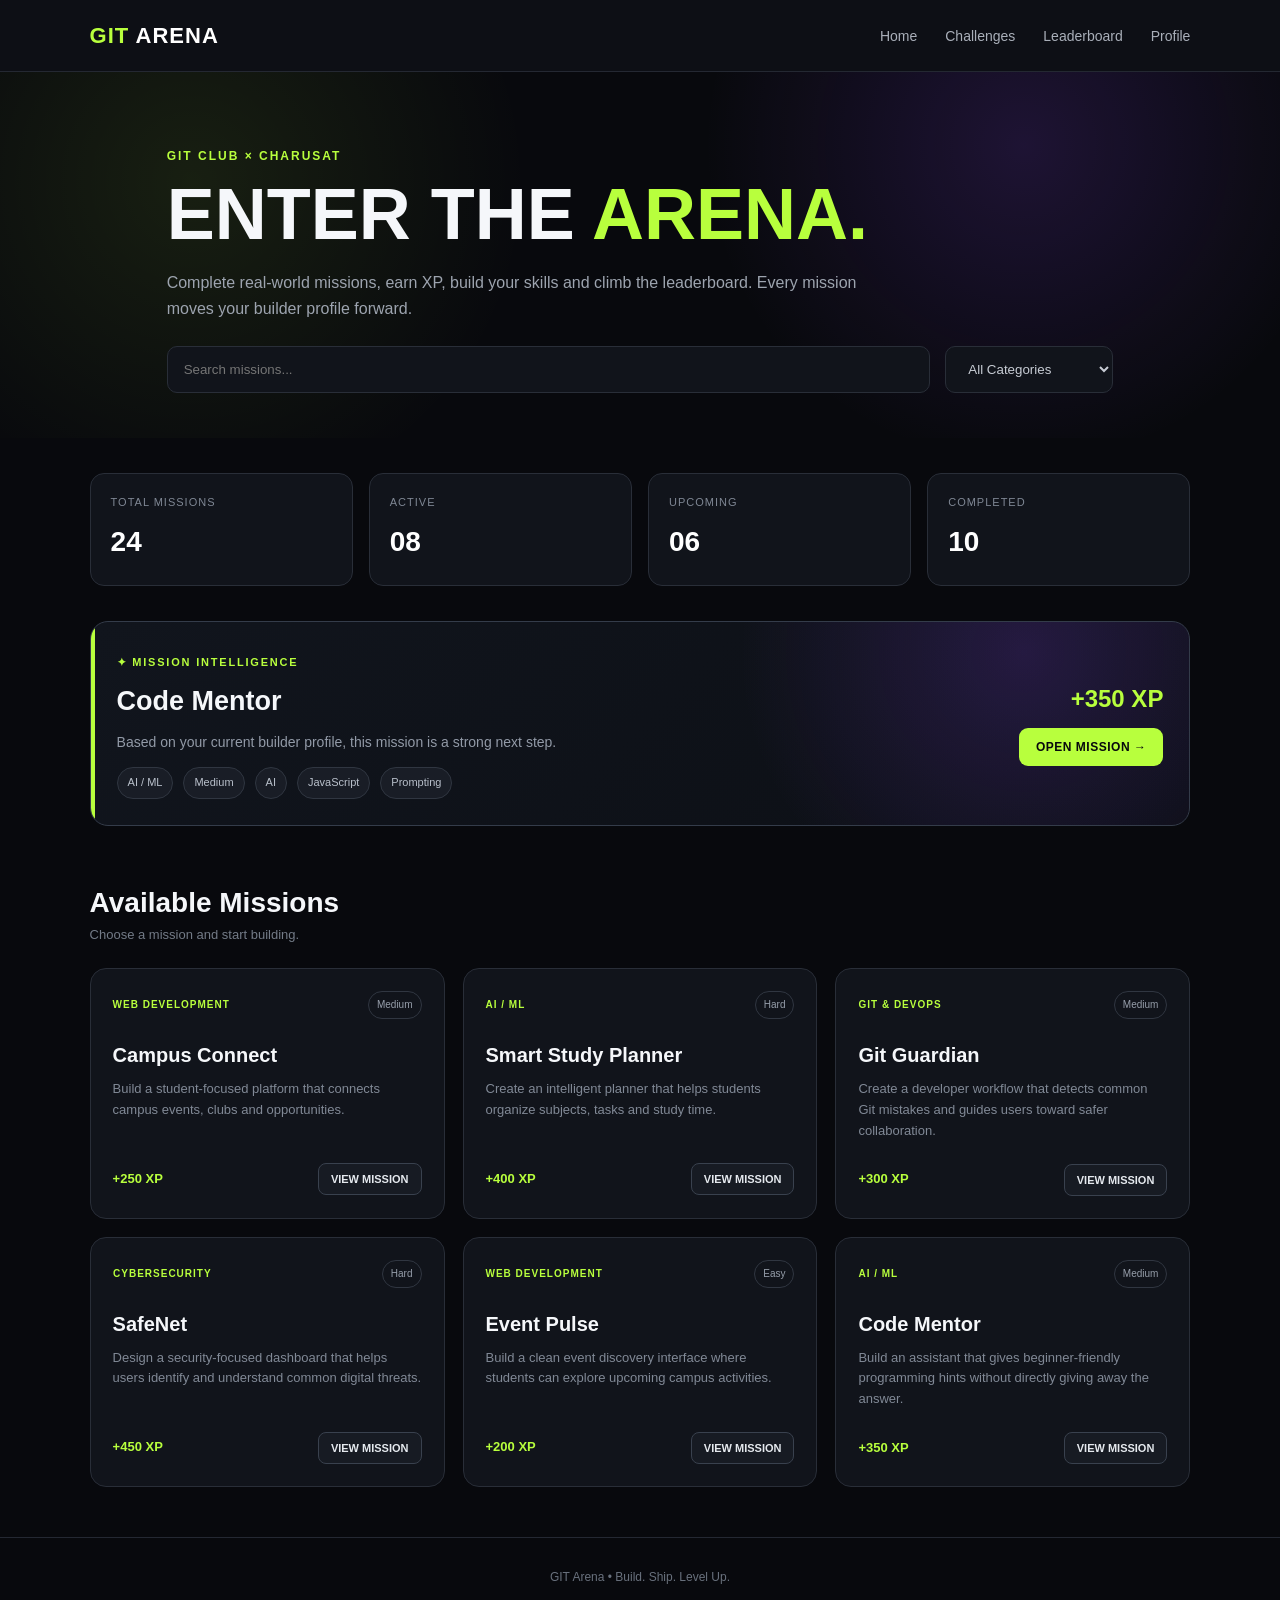
<file: challenges.html>
<!DOCTYPE html>
<html lang="en">
<head>
<meta charset="UTF-8">
<meta name="viewport" content="width=device-width, initial-scale=1.0">

<title>GIT Arena | Challenges</title>

<style>

/* =========================================================
   RESET
========================================================= */

*{
    margin:0;
    padding:0;
    box-sizing:border-box;
}

html{
    scroll-behavior:smooth;
}

body{
    font-family:Arial, Helvetica, sans-serif;
    background:#08090d;
    color:#f5f7fa;
    line-height:1.6;
}

button,
input{
    font-family:inherit;
}

button{
    cursor:pointer;
}


/* =========================================================
   NAVBAR
========================================================= */

nav{
    height:72px;
    display:flex;
    align-items:center;
    justify-content:space-between;

    padding:0 7%;

    background:#0d0f15;

    border-bottom:1px solid #242832;

    position:sticky;
    top:0;
    z-index:1000;
}

.logo{
    font-size:22px;
    font-weight:800;
    color:#b8ff3d;
    letter-spacing:1px;
}

.logo span{
    color:#ffffff;
}

.nav-links{
    display:flex;
    gap:28px;
    list-style:none;
}

.nav-links a{
    text-decoration:none;
    color:#a9afb9;
    font-size:14px;
    transition:.25s;
}

.nav-links a:hover,
.nav-links .active-link{
    color:#b8ff3d;
}


/* =========================================================
   HERO
========================================================= */

.hero{
    padding:75px 7% 45px;

    background:
        radial-gradient(
            circle at 80% 20%,
            rgba(143,70,255,.16),
            transparent 30%
        ),
        radial-gradient(
            circle at 15% 30%,
            rgba(184,255,61,.09),
            transparent 30%
        );
}

.eyebrow{
    color:#b8ff3d;
    font-size:12px;
    font-weight:800;
    letter-spacing:2px;
    margin-bottom:12px;
}

.hero h1{
    font-size:clamp(38px,6vw,72px);
    line-height:1;
    max-width:850px;
    margin-bottom:20px;
}

.hero h1 span{
    color:#b8ff3d;
}

.hero p{
    color:#9da4af;
    max-width:700px;
    font-size:16px;
}


/* =========================================================
   CONTAINER
========================================================= */

.container{
    width:86%;
    max-width:1400px;
    margin:auto;
}


/* =========================================================
   SEARCH / FILTER
========================================================= */

.controls{
    margin-top:25px;

    display:flex;
    gap:15px;
    flex-wrap:wrap;
}

.search{
    flex:1;
    min-width:240px;

    background:#11141b;

    border:1px solid #292e38;

    color:white;

    padding:14px 16px;

    border-radius:10px;

    outline:none;
}

.search:focus{
    border-color:#b8ff3d;
}

.filter{
    padding:14px 18px;

    background:#11141b;

    color:#c7ccd4;

    border:1px solid #292e38;

    border-radius:10px;

    outline:none;
}


/* =========================================================
   STATS
========================================================= */

.stats{
    display:grid;

    grid-template-columns:
        repeat(4,1fr);

    gap:16px;

    margin:35px 0;
}

.stat{
    background:#11141b;

    border:1px solid #292e38;

    padding:20px;

    border-radius:14px;

    transition:.25s;
}

.stat:hover{
    transform:translateY(-3px);
    border-color:#3c4350;
}

.stat small{
    display:block;

    color:#7f8794;

    font-size:11px;

    text-transform:uppercase;

    letter-spacing:1px;

    margin-bottom:8px;
}

.stat strong{
    font-size:28px;

    color:#ffffff;
}


/* =========================================================
   MISSION INTELLIGENCE
========================================================= */

.recommendation{

    margin:35px 0;

    padding:26px;

    border-radius:18px;

    border:1px solid #343c4a;

    background:
        radial-gradient(
            circle at 85% 15%,
            rgba(142,68,255,.18),
            transparent 30%
        ),
        linear-gradient(
            135deg,
            #11151d,
            #0c0f15
        );

    display:flex;

    justify-content:space-between;

    align-items:center;

    gap:30px;

    position:relative;

    overflow:hidden;
}

.recommendation::before{

    content:"";

    position:absolute;

    left:0;
    top:0;

    width:4px;
    height:100%;

    background:#b8ff3d;
}

.recommend-main{
    position:relative;
    z-index:1;
}

.intel-label{

    display:inline-block;

    color:#b8ff3d;

    font-size:11px;

    font-weight:800;

    letter-spacing:1.8px;

    margin-bottom:9px;
}

.recommendation h2{

    font-size:27px;

    margin-bottom:7px;
}

.recommendation p{

    color:#929aa7;

    max-width:700px;

    font-size:14px;

    margin-bottom:14px;
}

.recommend-meta{

    display:flex;

    gap:10px;

    flex-wrap:wrap;
}

.chip{

    display:inline-flex;

    align-items:center;

    padding:6px 10px;

    border-radius:999px;

    font-size:11px;

    background:#191d26;

    border:1px solid #303641;

    color:#b9c0cb;
}

.recommend-side{

    min-width:190px;

    text-align:right;

    position:relative;

    z-index:1;
}

.recommend-xp{

    display:block;

    color:#b8ff3d;

    font-size:24px;

    font-weight:800;

    margin-bottom:10px;
}

.primary-btn{

    border:none;

    background:#b8ff3d;

    color:#08090d;

    padding:12px 17px;

    border-radius:9px;

    font-size:12px;

    font-weight:800;

    letter-spacing:.5px;

    transition:.25s;
}

.primary-btn:hover{

    transform:translateY(-2px);

    box-shadow:
        0 8px 25px
        rgba(184,255,61,.15);
}

.primary-btn:active{
    transform:scale(.97);
}


/* =========================================================
   SECTION TITLE
========================================================= */

.section-title{

    display:flex;

    justify-content:space-between;

    align-items:end;

    gap:20px;

    margin:55px 0 22px;
}

.section-title h2{
    font-size:28px;
}

.section-title p{
    color:#737b87;
    font-size:13px;
}


/* =========================================================
   CHALLENGE GRID
========================================================= */

.grid{

    display:grid;

    grid-template-columns:
        repeat(3,1fr);

    gap:18px;

    padding-bottom:50px;
}

.card{

    background:#11141b;

    border:1px solid #292e38;

    border-radius:16px;

    padding:22px;

    transition:.3s;

    position:relative;

    overflow:hidden;
}

.card:hover{

    transform:translateY(-5px);

    border-color:#46505e;

    box-shadow:
        0 15px 35px
        rgba(0,0,0,.25);
}

.card.completed{

    opacity:.72;

    border-color:
        rgba(184,255,61,.25);
}

.card-top{

    display:flex;

    justify-content:space-between;

    align-items:center;

    margin-bottom:20px;
}

.category{

    font-size:10px;

    text-transform:uppercase;

    letter-spacing:1px;

    color:#b8ff3d;

    font-weight:800;
}

.difficulty{

    font-size:10px;

    color:#969eaa;

    padding:5px 8px;

    border:1px solid #303641;

    border-radius:999px;
}

.card h3{

    font-size:20px;

    margin-bottom:8px;
}

.card p{

    color:#818996;

    font-size:13px;

    min-height:62px;
}

.card-bottom{

    margin-top:22px;

    display:flex;

    justify-content:space-between;

    align-items:center;
}

.xp{

    color:#b8ff3d;

    font-size:13px;

    font-weight:800;
}

.card-btn{

    border:1px solid #39414e;

    background:#171b23;

    color:#e5e9ee;

    padding:9px 12px;

    border-radius:8px;

    font-size:11px;

    font-weight:700;

    transition:.2s;
}

.card-btn:hover{

    border-color:#b8ff3d;

    color:#b8ff3d;
}

.completed-label{

    color:#b8ff3d;

    font-size:11px;

    font-weight:800;

    letter-spacing:.7px;
}


/* =========================================================
   ACTIVE MISSION
========================================================= */

.active{

    margin:20px 0 60px;

    padding:30px;

    border-radius:18px;

    border:1px solid #303742;

    background:#0f1218;
}

.active-head{

    display:flex;

    justify-content:space-between;

    align-items:flex-start;

    gap:20px;

    margin-bottom:25px;
}

.active-label{

    color:#b8ff3d;

    font-size:10px;

    font-weight:800;

    letter-spacing:1.5px;

    margin-bottom:8px;

    display:block;
}

.active h2{

    font-size:28px;

    margin-bottom:7px;
}

.active-head p{

    color:#7f8792;

    font-size:13px;
}

.close-btn{

    background:transparent;

    border:1px solid #343b46;

    color:#8f97a3;

    width:36px;

    height:36px;

    border-radius:50%;

    font-size:18px;
}

.close-btn:hover{

    color:white;

    border-color:#596372;
}


/* =========================================================
   WORKSPACE
========================================================= */

.workspace{

    display:grid;

    grid-template-columns:
        1.3fr .7fr;

    gap:18px;
}

.work-card{

    background:#13171f;

    border:1px solid #292f3a;

    border-radius:14px;

    padding:22px;
}

.work-card h3{

    font-size:15px;

    margin-bottom:13px;
}

.work-card p{

    color:#8d95a1;

    font-size:13px;

    margin-bottom:15px;
}

.checkpoint{

    display:flex;

    align-items:center;

    gap:10px;

    padding:11px;

    border:1px solid #2b313c;

    border-radius:9px;

    margin-bottom:9px;

    color:#adb4be;

    font-size:12px;
}

.checkpoint input{

    accent-color:#b8ff3d;

}

.progress-wrap{

    margin-top:20px;
}

.progress-bar{

    height:8px;

    background:#252a33;

    border-radius:999px;

    overflow:hidden;
}

.progress{

    height:100%;

    width:33%;

    background:#b8ff3d;

    transition:.35s;
}

.progress-text{

    display:flex;

    justify-content:space-between;

    color:#737b87;

    font-size:10px;

    margin-top:7px;
}

.url-input{

    width:100%;

    padding:12px;

    background:#0c0f14;

    color:white;

    border:1px solid #2e3540;

    border-radius:8px;

    margin-bottom:10px;

    outline:none;
}

.url-input:focus{

    border-color:#b8ff3d;
}

.submit-btn{

    width:100%;

    padding:13px;

    background:#b8ff3d;

    border:none;

    border-radius:9px;

    font-weight:800;

    color:#090b0f;

    margin-top:8px;
}

.submit-btn:disabled{

    opacity:.35;

    cursor:not-allowed;
}


/* =========================================================
   SKILLS
========================================================= */

.chips{

    display:flex;

    gap:7px;

    flex-wrap:wrap;
}


/* =========================================================
   MODAL
========================================================= */

.modal{

    position:fixed;

    inset:0;

    background:rgba(0,0,0,.72);

    backdrop-filter:blur(8px);

    display:none;

    align-items:center;

    justify-content:center;

    padding:20px;

    z-index:2000;
}

.modal.show{

    display:flex;
}

.modal-box{

    width:100%;

    max-width:620px;

    max-height:90vh;

    overflow:auto;

    background:#11141b;

    border:1px solid #353c48;

    border-radius:18px;

    padding:28px;

    position:relative;
}

.modal-box h2{

    font-size:30px;

    margin-bottom:10px;
}

.modal-box p{

    color:#9098a5;

    font-size:14px;

    margin-bottom:20px;
}

.modal-close{

    position:absolute;

    top:17px;

    right:17px;

    width:35px;

    height:35px;

    border-radius:50%;

    border:1px solid #343b46;

    background:transparent;

    color:#a0a8b4;

    font-size:18px;
}

.modal-close:hover{

    color:white;
}

.intel{

    padding:17px;

    background:#171b23;

    border:1px solid #2e3540;

    border-radius:12px;

    margin-bottom:20px;
}

.intel strong{

    display:block;

    color:#b8ff3d;

    font-size:11px;

    letter-spacing:1px;

    margin-bottom:7px;
}


/* =========================================================
   TOAST
========================================================= */

.toast{

    position:fixed;

    right:25px;

    bottom:25px;

    background:#151922;

    border:1px solid #3a424e;

    color:white;

    padding:14px 17px;

    border-radius:10px;

    transform:translateY(120px);

    opacity:0;

    transition:.35s;

    z-index:3000;

    font-size:13px;
}

.toast.show{

    transform:translateY(0);

    opacity:1;
}


/* =========================================================
   BADGE MODAL
========================================================= */

.badge{

    text-align:center;

    padding:15px;
}

.badge-icon{

    width:65px;

    height:65px;

    border-radius:50%;

    margin:auto auto 14px;

    display:flex;

    align-items:center;

    justify-content:center;

    background:#1c2315;

    border:1px solid #b8ff3d;

    color:#b8ff3d;

    font-size:27px;
}


/* =========================================================
   FOOTER
========================================================= */

footer{

    border-top:1px solid #242832;

    padding:30px 7%;

    color:#69717d;

    font-size:12px;

    text-align:center;
}


/* =========================================================
   RESPONSIVE
========================================================= */

@media(max-width:1000px){

    .grid{

        grid-template-columns:
            repeat(2,1fr);
    }

    .stats{

        grid-template-columns:
            repeat(2,1fr);
    }

    .workspace{

        grid-template-columns:1fr;
    }

    .recommendation{

        flex-direction:column;

        align-items:flex-start;
    }

    .recommend-side{

        text-align:left;
    }
}

@media(max-width:700px){

    nav{

        padding:0 5%;
    }

    .nav-links{

        gap:13px;
    }

    .nav-links a{

        font-size:11px;
    }

    .hero{

        padding:55px 5% 35px;
    }

    .container{

        width:90%;
    }

    .grid{

        grid-template-columns:1fr;
    }

    .stats{

        grid-template-columns:1fr 1fr;
    }

    .active{

        padding:20px;
    }

    .active-head{

        flex-direction:column;
    }

    .section-title{

        flex-direction:column;

        align-items:flex-start;
    }
}

@media(max-width:480px){

    .stats{

        grid-template-columns:1fr;
    }

    .hero h1{

        font-size:42px;
    }

    .nav-links{

        gap:8px;
    }

    .nav-links a{

        font-size:10px;
    }
}
/* =========================================================
   STEP 8.1 — FINAL UI POLISH
========================================================= */

/* Smooth page appearance */
body {
    animation: pageFadeIn 0.7s ease;
}

@keyframes pageFadeIn {
    from {
        opacity: 0;
        transform: translateY(8px);
    }

    to {
        opacity: 1;
        transform: translateY(0);
    }
}


/* Hero animation */
.hero .eyebrow {
    animation: slideDown 0.7s ease;
}

.hero h1 {
    animation: slideUp 0.8s ease;
}

.hero p {
    animation: slideUp 1s ease;
}

@keyframes slideDown {
    from {
        opacity: 0;
        transform: translateY(-15px);
    }

    to {
        opacity: 1;
        transform: translateY(0);
    }
}

@keyframes slideUp {
    from {
        opacity: 0;
        transform: translateY(20px);
    }

    to {
        opacity: 1;
        transform: translateY(0);
    }
}


/* Stats entrance */
.stat {
    animation: statAppear 0.6s ease both;
}

.stat:nth-child(1) {
    animation-delay: 0.1s;
}

.stat:nth-child(2) {
    animation-delay: 0.2s;
}

.stat:nth-child(3) {
    animation-delay: 0.3s;
}

.stat:nth-child(4) {
    animation-delay: 0.4s;
}

@keyframes statAppear {
    from {
        opacity: 0;
        transform: translateY(15px);
    }

    to {
        opacity: 1;
        transform: translateY(0);
    }
}


/* Recommendation glow */
.recommendation {
    animation: recommendationAppear 0.8s ease;
}

@keyframes recommendationAppear {
    from {
        opacity: 0;
        transform: translateY(15px);
    }

    to {
        opacity: 1;
        transform: translateY(0);
    }
}


/* Mission cards */
.card {
    animation: cardAppear 0.5s ease both;
}

@keyframes cardAppear {
    from {
        opacity: 0;
        transform: translateY(15px);
    }

    to {
        opacity: 1;
        transform: translateY(0);
    }
}


/* Mission card hover */
.card:hover {
    transform: translateY(-7px) scale(1.01);
}


/* Buttons */
.primary-btn,
.card-btn,
.submit-btn {
    transition:
        transform 0.2s ease,
        box-shadow 0.2s ease,
        background 0.2s ease;
}

.primary-btn:hover,
.submit-btn:hover {
    transform: translateY(-2px);
}

.primary-btn:active,
.card-btn:active,
.submit-btn:active {
    transform: scale(0.96);
}


/* XP pulse */
.recommend-xp {
    animation: xpPulse 2s infinite;
}

@keyframes xpPulse {

    0%,
    100% {
        transform: scale(1);
    }

    50% {
        transform: scale(1.05);
    }
}


/* Mission progress animation */
.progress {
    transition:
        width 0.6s cubic-bezier(.22,1,.36,1);
}


/* Chips */
.chip {
    transition:
        transform 0.2s ease,
        border-color 0.2s ease;
}

.chip:hover {
    transform: translateY(-2px);
    border-color: #b8ff3d;
}


/* Active mission */
.active {
    animation: activeMissionAppear 0.5s ease;
}

@keyframes activeMissionAppear {
    from {
        opacity: 0;
        transform: translateY(20px);
    }

    to {
        opacity: 1;
        transform: translateY(0);
    }
}


/* Modal */
.modal-box {
    animation: modalAppear 0.3s ease;
}

@keyframes modalAppear {
    from {
        opacity: 0;
        transform: scale(0.94) translateY(15px);
    }

    to {
        opacity: 1;
        transform: scale(1) translateY(0);
    }
}


/* Toast */
.toast {
    box-shadow:
        0 10px 35px rgba(0, 0, 0, 0.35);
}


/* Focus accessibility */
button:focus-visible,
input:focus-visible,
select:focus-visible {
    outline: 2px solid #b8ff3d;
    outline-offset: 3px;
}


/* Reduce animation for users who prefer it */
@media (prefers-reduced-motion: reduce) {

    *,
    *::before,
    *::after {
        animation-duration: 0.01ms !important;
        animation-iteration-count: 1 !important;
        transition-duration: 0.01ms !important;
        scroll-behavior: auto !important;
    }

}
/* =========================================================
   STEP 8.2 — XP CELEBRATION
========================================================= */

.xp-celebration {

    position:fixed;

    inset:0;

    display:flex;

    align-items:center;

    justify-content:center;

    padding:20px;

    background:rgba(0,0,0,.82);

    backdrop-filter:blur(12px);

    opacity:0;

    visibility:hidden;

    transition:
        opacity .3s ease,
        visibility .3s ease;

    z-index:5000;
}

.xp-celebration.show {

    opacity:1;

    visibility:visible;
}


.xp-celebration-box {

    width:100%;

    max-width:480px;

    padding:42px 30px;

    text-align:center;

    border-radius:22px;

    border:1px solid #46505d;

    background:
        radial-gradient(
            circle at 50% 0%,
            rgba(184,255,61,.12),
            transparent 45%
        ),
        #11141b;

    box-shadow:
        0 30px 100px
        rgba(0,0,0,.55);

    transform:
        scale(.8)
        translateY(30px);

    transition:
        transform .45s
        cubic-bezier(.22,1,.36,1);
}

.xp-celebration.show
.xp-celebration-box {

    transform:
        scale(1)
        translateY(0);
}


.xp-stars {

    width:80px;

    height:80px;

    margin:0 auto 18px;

    display:flex;

    align-items:center;

    justify-content:center;

    border-radius:50%;

    border:1px solid #b8ff3d;

    background:#18200f;

    color:#b8ff3d;

    font-size:38px;

    animation:
        celebrationPulse 1.4s
        infinite;
}


@keyframes celebrationPulse {

    0%,
    100% {

        transform:scale(1);

        box-shadow:
            0 0 0
            rgba(184,255,61,0);

    }

    50% {

        transform:scale(1.08);

        box-shadow:
            0 0 35px
            rgba(184,255,61,.18);

    }

}


.celebration-label {

    color:#b8ff3d;

    font-size:11px;

    font-weight:800;

    letter-spacing:2px;

    margin-bottom:8px;
}


.xp-celebration-box h2 {

    font-size:48px;

    line-height:1;

    margin-bottom:12px;

    color:#ffffff;
}


.xp-celebration-box h2 span {

    color:#b8ff3d;
}


.xp-celebration-box p {

    color:#929aa7;

    font-size:14px;

    margin-bottom:25px;
}


.level-result {

    display:flex;

    align-items:center;

    justify-content:center;

    gap:22px;

    margin-bottom:28px;

    padding:18px;

    background:#171b23;

    border:1px solid #2d3440;

    border-radius:14px;
}


.level-result div {

    min-width:75px;
}


.level-result small {

    display:block;

    color:#737b87;

    font-size:9px;

    letter-spacing:1px;

    margin-bottom:4px;
}


.level-result strong {

    font-size:26px;

    color:#ffffff;
}


.level-result span {

    color:#b8ff3d;

    font-size:22px;
}


@media(max-width:480px) {

    .xp-celebration-box {

        padding:35px 20px;
    }

    .xp-celebration-box h2 {

        font-size:42px;
    }


}
/* =========================================================
   STEP 8.5 — MOBILE RESPONSIVE POLISH
========================================================= */

@media (max-width: 768px){

    body{
        overflow-x:hidden;
    }

    nav{
        height:auto;
        min-height:68px;
        padding:14px 5%;
        gap:15px;
    }

    .nav-links{
        gap:14px;
        flex-wrap:wrap;
        justify-content:flex-end;
    }

    .nav-links a{
        font-size:10px;
    }

    .container{
        width:90%;
    }

    .hero{
        padding:55px 0 35px;
    }

    .hero h1{
        font-size:clamp(40px,12vw,58px);
        line-height:.95;
    }

    .hero p{
        font-size:13px;
    }

    /* Stats */

    .stats-grid{
        grid-template-columns:repeat(2,1fr) !important;
        gap:10px;
    }

    .stat-card{
        padding:15px !important;
    }

    /* Challenge cards */

    .challenge-grid{
        grid-template-columns:1fr !important;
        gap:14px;
    }

    .challenge-card{
        padding:20px !important;
    }

    /* Search */

    .search-filter,
    .filter-bar{
        flex-direction:column !important;
        align-items:stretch !important;
        gap:10px;
    }

    input,
    select{
        width:100%;
    }

    /* Recommendation */

    .recommendation-card{
        padding:20px !important;
    }

    /* Active mission */

    .active-mission{
        padding:20px !important;
    }

    .mission-header{
        flex-direction:column !important;
        align-items:flex-start !important;
        gap:12px;
    }

    /* Mission checkpoints */

    .checkpoint-list{
        grid-template-columns:1fr !important;
    }

    /* Mission actions */

    .mission-actions{
        flex-direction:column !important;
        align-items:stretch !important;
    }

    .mission-actions button{
        width:100%;
    }

    /* Modals */

    .modal-content{
        width:92% !important;
        max-height:88vh;
        overflow-y:auto;
        padding:22px !important;
    }

    /* XP celebration */

    .xp-celebration-box{
        width:90%;
        padding:30px 20px;
    }

    .xp-celebration-box h2{
        font-size:42px;
    }

}


/* =========================================================
   SMALL PHONES
========================================================= */

@media (max-width:480px){

    nav{
        align-items:flex-start;
    }

    .logo{
        font-size:18px;
        white-space:nowrap;
    }

    .nav-links{
        gap:8px;
    }

    .nav-links a{
        font-size:9px;
    }

    .hero{
        padding-top:40px;
    }

    .hero h1{
        font-size:40px;
    }

    .stats-grid{
        grid-template-columns:1fr 1fr !important;
    }

    .stat-card strong{
        font-size:20px !important;
    }

    .challenge-card h3{
        font-size:18px !important;
    }

    .primary-btn,
    .secondary-btn{
        width:100%;
        padding:13px 16px;
    }

}


/* =========================================================
   TOUCH DEVICE IMPROVEMENT
========================================================= */

@media (hover:none){

    .challenge-card:hover{
        transform:none;
    }

    button:hover{
        transform:none;
    }

    .mission-card:hover{
        transform:none;
    }

}


/* =========================================================
   ACCESSIBILITY
========================================================= */

@media (prefers-reduced-motion:reduce){

    *,
    *::before,
    *::after{
        animation-duration:.01ms !important;
        animation-iteration-count:1 !important;
        transition-duration:.01ms !important;
        scroll-behavior:auto !important;
    }

}
/* =========================================================
   STEP 8.6 — MOBILE HAMBURGER NAVIGATION
========================================================= */

.arena-nav{
    position:sticky;
    top:0;
    z-index:1000;

    display:flex;
    align-items:center;
    justify-content:space-between;

    padding:0 7%;

    min-height:72px;

    background:#0d0f15;

    border-bottom:1px solid #242832;
}

.arena-nav .logo{
    font-size:22px;
    font-weight:800;
    letter-spacing:1px;
    color:#b8ff3d;
}

.arena-nav .logo span{
    color:#ffffff;
}

.arena-nav .nav-links{
    display:flex;
    align-items:center;
    gap:28px;

    list-style:none;
}

.arena-nav .nav-links a{
    color:#a9afb9;
    text-decoration:none;

    font-size:14px;

    transition:
        color .25s ease;
}

.arena-nav .nav-links a:hover{
    color:#b8ff3d;
}


/* =========================================================
   HAMBURGER
========================================================= */

.menu-toggle{

    display:none;

    width:42px;
    height:42px;

    border:1px solid #303743;

    border-radius:10px;

    background:#151920;

    cursor:pointer;

    align-items:center;
    justify-content:center;

    flex-direction:column;

    gap:5px;

    transition:.25s;
}

.menu-toggle span{

    display:block;

    width:19px;
    height:2px;

    background:#b8ff3d;

    border-radius:5px;

    transition:
        transform .25s ease,
        opacity .25s ease;
}

.menu-toggle:hover{

    border-color:#b8ff3d;

    background:#1a2112;
}


/* =========================================================
   MOBILE
========================================================= */

@media(max-width:700px){

    .arena-nav{

        padding:
            0 5%;

        min-height:66px;

    }

    .menu-toggle{

        display:flex;

        position:relative;

        z-index:1002;

    }

    .arena-nav .nav-links{

        position:absolute;

        top:66px;

        left:0;

        width:100%;

        padding:15px 5% 20px;

        background:#0d0f15;

        border-bottom:
            1px solid #292f39;

        display:flex;

        flex-direction:column;

        align-items:stretch;

        gap:4px;

        opacity:0;

        visibility:hidden;

        transform:
            translateY(-10px);

        transition:
            opacity .25s ease,
            transform .25s ease,
            visibility .25s ease;

    }

    .arena-nav .nav-links.open{

        opacity:1;

        visibility:visible;

        transform:
            translateY(0);

    }

    .arena-nav .nav-links li{
        width:100%;
    }

    .arena-nav .nav-links a{

        display:block;

        width:100%;

        padding:13px 15px;

        border-radius:9px;

        font-size:12px;

    }

    .arena-nav .nav-links a:hover{

        background:#171b22;

    }


    /* Hamburger animation */

    .menu-toggle.open span:nth-child(1){

        transform:
            translateY(7px)
            rotate(45deg);

    }

    .menu-toggle.open span:nth-child(2){

        opacity:0;

    }

    .menu-toggle.open span:nth-child(3){

        transform:
            translateY(-7px)
            rotate(-45deg);

    }

}


/* =========================================================
   VERY SMALL PHONE
========================================================= */

@media(max-width:380px){

    .arena-nav .logo{

        font-size:18px;

    }

    .menu-toggle{

        width:38px;
        height:38px;

    }

}

</style>
</head>


<body>

<body>

<script src="./js/onboarding.js"></script>
<!-- =====================================================
     NAVIGATION
===================================================== -->

<nav class="arena-nav">

    <div class="logo">
        GIT <span>ARENA</span>
    </div>

    <button
        class="menu-toggle"
        id="menuToggle"
        aria-label="Open navigation"
        aria-expanded="false"
    >
        <span></span>
        <span></span>
        <span></span>
    </button>

    <ul
        class="nav-links"
        id="navLinks"
    >

        <li>
            <a href="index.html">
                Home
            </a>
        </li>

        <li>
            <a href="challenges.html">
                Challenges
            </a>
        </li>

        <li>
            <a href="leaderboard.html">
                Leaderboard
            </a>
        </li>

        <li>
            <a href="profile.html">
                Profile
            </a>
        </li>

    </ul>

</nav>


<!-- =====================================================
     HERO
===================================================== -->

<header class="hero">

    <div class="container">

        <div class="eyebrow">
            GIT CLUB × CHARUSAT
        </div>

        <h1>
            ENTER THE
            <span>ARENA.</span>
        </h1>

        <p>
            Complete real-world missions, earn XP,
            build your skills and climb the leaderboard.
            Every mission moves your builder profile forward.
        </p>


        <div class="controls">

            <input
                type="text"
                id="searchInput"
                class="search"
                placeholder="Search missions..."
            >

            <select id="categoryFilter"
                    class="filter">

                <option value="all">
                    All Categories
                </option>

                <option value="Web Development">
                    Web Development
                </option>

                <option value="AI / ML">
                    AI / ML
                </option>

                <option value="Git & DevOps">
                    Git & DevOps
                </option>

                <option value="Cybersecurity">
                    Cybersecurity
                </option>

            </select>

        </div>

    </div>

</header>


<main class="container">


<!-- =====================================================
     STATS
===================================================== -->

<section class="stats">

    <div class="stat">

        <small>
            Total Missions
        </small>

        <strong>
            24
        </strong>

    </div>


    <div class="stat">

        <small>
            Active
        </small>

        <strong>
            08
        </strong>

    </div>


    <div class="stat">

        <small>
            Upcoming
        </small>

        <strong>
            06
        </strong>

    </div>


    <div class="stat">

        <small>
            Completed
        </small>

        <strong id="completedStat">
            10
        </strong>

    </div>

</section>


<!-- =====================================================
     STEP 7 — MISSION INTELLIGENCE
===================================================== -->

<section
    class="recommendation"
    id="recommendation"
>

    <div class="recommend-main">

        <span class="intel-label">
            ✦ MISSION INTELLIGENCE
        </span>

        <h2 id="recommendTitle">
            Finding your next mission...
        </h2>

        <p id="recommendText">
            Analyzing your builder profile and completed missions.
        </p>

        <div
            class="recommend-meta"
            id="recommendSkills">
        </div>

    </div>


    <div class="recommend-side">

        <span
            class="recommend-xp"
            id="recommendXP">
            +0 XP
        </span>

        <button
            class="primary-btn"
            id="recommendBtn">

            OPEN MISSION →

        </button>

    </div>

</section>


<!-- =====================================================
     AVAILABLE MISSIONS
===================================================== -->

<section class="section-title">

    <div>

        <h2>
            Available Missions
        </h2>

        <p>
            Choose a mission and start building.
        </p>

    </div>

</section>


<section
    class="grid"
    id="challengeGrid">
</section>


<!-- =====================================================
     ACTIVE MISSION WORKSPACE
===================================================== -->

<section
    class="active"
    id="activeMission"
    style="display:none;"
>

    <div class="active-head">

        <div>

            <span class="active-label">
                ACTIVE MISSION
            </span>

            <h2 id="activeTitle">
                Mission
            </h2>

            <p id="activeDescription">
                Mission description
            </p>

        </div>


        <button
            class="close-btn"
            id="resetMissionBtn">

            ×

        </button>

    </div>


    <div class="workspace">


        <!-- CHECKPOINTS -->

        <div class="work-card">

            <h3>
                Mission Checkpoints
            </h3>

            <p>
                Complete every checkpoint before submitting.
            </p>


            <label class="checkpoint">

                <input
                    type="checkbox"
                    class="checkpoint-input"
                    data-index="0"
                >

                Understand the problem

            </label>


            <label class="checkpoint">

                <input
                    type="checkbox"
                    class="checkpoint-input"
                    data-index="1"
                >

                Build the solution

            </label>


            <label class="checkpoint">

                <input
                    type="checkbox"
                    class="checkpoint-input"
                    data-index="2"
                >

                Test and document your solution

            </label>


            <div class="progress-wrap">

                <div class="progress-bar">

                    <div
                        class="progress"
                        id="missionProgress">
                    </div>

                </div>


                <div class="progress-text">

                    <span>
                        Mission progress
                    </span>

                    <span id="progressText">
                        33%
                    </span>

                </div>

            </div>

        </div>


        <!-- INTELLIGENCE -->

        <div class="work-card">

            <h3>
                Mission Intelligence
            </h3>

            <p id="activeHint">
                Your mission guidance will appear here.
            </p>

            <div
                class="chips"
                id="activeSkills">
            </div>


            <br>


            <h3>
                Submit Mission
            </h3>

            <input
                class="url-input"
                id="githubInput"
                placeholder="GitHub repository URL"
            >

            <input
                class="url-input"
                id="demoInput"
                placeholder="Live demo URL"
            >

            <button
                class="submit-btn"
                id="submitMissionBtn"
                disabled>

                SUBMIT MISSION

            </button>

        </div>

    </div>

</section>


</main>


<!-- =====================================================
     MISSION MODAL
===================================================== -->

<div
    class="modal"
    id="missionModal"
>

    <div class="modal-box">

        <button
            class="modal-close"
            id="modalClose">

            ×

        </button>


        <div class="eyebrow">
            MISSION BRIEF
        </div>


        <h2 id="modalTitle">
            Mission
        </h2>


        <p id="modalDescription">
            Description
        </p>


        <div class="intel">

            <strong>
                MISSION INTELLIGENCE
            </strong>

            <p id="modalIntel">
                Mission intelligence.
            </p>


            <div
                class="chips"
                id="modalSkills">
            </div>

        </div>


        <button
            class="primary-btn"
            id="startMissionBtn">

            START MISSION →

        </button>

    </div>

</div>


<!-- =====================================================
     BADGE MODAL
===================================================== -->

<div
    class="modal"
    id="badgeModal"
>

    <div class="modal-box badge">

        <div class="badge-icon">
            ★
        </div>

        <div class="eyebrow">
            NEW BADGE UNLOCKED
        </div>

        <h2 id="badgeTitle">
            Builder Badge
        </h2>

        <p id="badgeText">
            You unlocked a new achievement.
        </p>

        <button
            class="primary-btn"
            id="badgeClose">

            AWESOME →

        </button>

    </div>

</div>

<!-- =====================================================
     XP CELEBRATION
===================================================== -->

<div class="xp-celebration" id="xpCelebration">

    <div class="xp-celebration-box">

        <div class="xp-stars">
            ✦
        </div>

        <div class="celebration-label">
            MISSION COMPLETE
        </div>

        <h2>
            +<span id="earnedXP">0</span> XP
        </h2>

        <p id="celebrationMessage">
            Your builder profile just got stronger.
        </p>

        <div class="level-result">

            <div>
                <small>
                    LEVEL
                </small>

                <strong id="oldLevel">
                    7
                </strong>
            </div>

            <span>
                →
            </span>

            <div>
                <small>
                    NEW LEVEL
                </small>

                <strong id="newLevel">
                    7
                </strong>
            </div>

        </div>

        <button
            class="primary-btn"
            id="celebrationClose">

            CONTINUE BUILDING →

        </button>

    </div>

</div>
<!-- =====================================================
     TOAST
===================================================== -->

<div
    class="toast"
    id="toast">
</div>


<!-- =====================================================
     FOOTER
===================================================== -->

<footer>

    GIT Arena • Build. Ship. Level Up.

</footer>


<script>

/* =========================================================
   MISSION DATA
========================================================= */

const missions = [

    {
        id:7,

        title:"Campus Connect",

        category:"Web Development",

        difficulty:"Medium",

        xp:250,

        description:
            "Build a student-focused platform that connects campus events, clubs and opportunities.",

        intel:
            "A strong mission for improving frontend structure, responsive UI and student-focused product thinking.",

        skills:[
            "HTML",
            "CSS",
            "JavaScript",
            "UI/UX"
        ]
    },


    {
        id:8,

        title:"Smart Study Planner",

        category:"AI / ML",

        difficulty:"Hard",

        xp:400,

        description:
            "Create an intelligent planner that helps students organize subjects, tasks and study time.",

        intel:
            "Recommended when you want to strengthen problem solving and introduce intelligent features into a practical product.",

        skills:[
            "Python",
            "AI",
            "Logic",
            "Data"
        ]
    },


    {
        id:9,

        title:"Git Guardian",

        category:"Git & DevOps",

        difficulty:"Medium",

        xp:300,

        description:
            "Create a developer workflow that detects common Git mistakes and guides users toward safer collaboration.",

        intel:
            "Useful for strengthening version control, collaboration and developer workflow knowledge.",

        skills:[
            "Git",
            "GitHub",
            "DevOps",
            "CLI"
        ]
    },


    {
        id:10,

        title:"SafeNet",

        category:"Cybersecurity",

        difficulty:"Hard",

        xp:450,

        description:
            "Design a security-focused dashboard that helps users identify and understand common digital threats.",

        intel:
            "A high-XP challenge for builders interested in cybersecurity, risk detection and security awareness.",

        skills:[
            "Security",
            "Networking",
            "Threats",
            "Dashboard"
        ]
    },


    {
        id:11,

        title:"Event Pulse",

        category:"Web Development",

        difficulty:"Easy",

        xp:200,

        description:
            "Build a clean event discovery interface where students can explore upcoming campus activities.",

        intel:
            "A quick mission for strengthening UI fundamentals and shipping a complete frontend experience.",

        skills:[
            "HTML",
            "CSS",
            "JavaScript"
        ]
    },


    {
        id:12,

        title:"Code Mentor",

        category:"AI / ML",

        difficulty:"Medium",

        xp:350,

        description:
            "Build an assistant that gives beginner-friendly programming hints without directly giving away the answer.",

        intel:
            "Great for combining AI concepts with educational product design and problem-solving workflows.",

        skills:[
            "AI",
            "JavaScript",
            "Prompting",
            "Logic"
        ]
    }

];


/* =========================================================
   DEFAULT PROFILE
========================================================= */

const defaultProfile = {

    id:"rtzsnd",

    name:"Siddhi Panchal",

    xp:3480,

    level:7,

    streak:7,

    missions:10,

    badges:[

        "FIRST BUILDER",

        "7 DAY STREAK",

        "FAST SHIPPER",

        "PROBLEM SOLVER",

        "GIT READY",

        "LEVEL 5+"

    ],

    completedMissionIds:[]

};


/* =========================================================
   GLOBAL STATE
========================================================= */

let profile = null;

let selectedMission = null;

let recommendationMission = null;


/* =========================================================
   DOM
========================================================= */

const grid =
    document.getElementById(
        "challengeGrid"
    );

const completedStat =
    document.getElementById(
        "completedStat"
    );

const searchInput =
    document.getElementById(
        "searchInput"
    );

const categoryFilter =
    document.getElementById(
        "categoryFilter"
    );

const activeMission =
    document.getElementById(
        "activeMission"
    );

const activeTitle =
    document.getElementById(
        "activeTitle"
    );

const activeDescription =
    document.getElementById(
        "activeDescription"
    );

const activeHint =
    document.getElementById(
        "activeHint"
    );

const activeSkills =
    document.getElementById(
        "activeSkills"
    );

const missionProgress =
    document.getElementById(
        "missionProgress"
    );

const progressText =
    document.getElementById(
        "progressText"
    );

const githubInput =
    document.getElementById(
        "githubInput"
    );

const demoInput =
    document.getElementById(
        "demoInput"
    );

const submitMissionBtn =
    document.getElementById(
        "submitMissionBtn"
    );

const toast =
    document.getElementById(
        "toast"
    );


/* =========================================================
   PROFILE
========================================================= */

function getProfile(){

    const saved =
        localStorage.getItem(
            "arenaProfile"
        );

    if(saved){

        profile =
            JSON.parse(saved);

    }else{

        profile =
            JSON.parse(
                JSON.stringify(
                    defaultProfile
                )
            );

        saveProfile();
    }

    if(
        !Array.isArray(
            profile.completedMissionIds
        )
    ){

        profile.completedMissionIds = [];

    }

    if(
        !Array.isArray(
            profile.badges
        )
    ){

        profile.badges = [];

    }

    return profile;
}


function saveProfile(){

    localStorage.setItem(

        "arenaProfile",

        JSON.stringify(profile)

    );
}


/* =========================================================
   LEVEL SYSTEM
========================================================= */

function calculateLevel(xp){

    return Math.floor(
        Number(xp) / 500
    ) + 1;

}


/* =========================================================
   UPDATE STATS
========================================================= */

function updateStats(){

    completedStat.textContent =
        profile.missions;

}


/* =========================================================
   RENDER MISSIONS
========================================================= */

function render(){

    const search =
        searchInput.value
        .trim()
        .toLowerCase();

    const category =
        categoryFilter.value;


    const filtered =
        missions.filter(
            mission => {

                const matchesSearch =

                    mission.title
                    .toLowerCase()
                    .includes(search)

                    ||

                    mission.description
                    .toLowerCase()
                    .includes(search)

                    ||

                    mission.category
                    .toLowerCase()
                    .includes(search);


                const matchesCategory =

                    category === "all"

                    ||

                    mission.category ===
                    category;


                return (
                    matchesSearch &&
                    matchesCategory
                );

            }
        );


    grid.innerHTML = "";


    if(filtered.length === 0){

        grid.innerHTML = `

            <div
                class="card"
                style="grid-column:1/-1;text-align:center;">

                <h3>
                    No missions found
                </h3>

                <p>
                    Try another search or category.
                </p>

            </div>

        `;

        return;
    }


    filtered.forEach(
        mission => {

            const completed =

                profile.completedMissionIds
                .includes(
                    mission.id
                );


            const card =
                document.createElement(
                    "article"
                );

            card.className =
                "card" +
                (
                    completed
                    ? " completed"
                    : ""
                );


            card.innerHTML = `

                <div class="card-top">

                    <span class="category">
                        ${mission.category}
                    </span>

                    <span class="difficulty">
                        ${mission.difficulty}
                    </span>

                </div>


                <h3>
                    ${mission.title}
                </h3>


                <p>
                    ${mission.description}
                </p>


                <div class="card-bottom">

                    <span class="xp">
                        +${mission.xp} XP
                    </span>

                    ${
                        completed

                        ?

                        `
                        <span class="completed-label">
                            ✓ COMPLETED
                        </span>
                        `

                        :

                        `
                        <button
                            class="card-btn"
                            data-id="${mission.id}">

                            VIEW MISSION

                        </button>
                        `
                    }

                </div>

            `;


            grid.appendChild(card);

        }
    );


    document
        .querySelectorAll(
            ".card-btn"
        )
        .forEach(
            button => {

                button.addEventListener(
                    "click",
                    () => {

                        const id =
                            Number(
                                button.dataset.id
                            );

                        openMission(id);

                    }
                );

            }
        );

}


/* =========================================================
   OPEN MISSION MODAL
========================================================= */

function openMission(id){

    selectedMission =
        missions.find(
            mission =>
                mission.id === id
        );


    if(!selectedMission)
        return;


    document.getElementById(
        "modalTitle"
    ).textContent =
        selectedMission.title;


    document.getElementById(
        "modalDescription"
    ).textContent =
        selectedMission.description;


    document.getElementById(
        "modalIntel"
    ).textContent =
        selectedMission.intel;


    const modalSkills =
        document.getElementById(
            "modalSkills"
        );


    modalSkills.innerHTML = "";


    selectedMission.skills.forEach(
        skill => {

            const chip =
                document.createElement(
                    "span"
                );

            chip.className =
                "chip";

            chip.textContent =
                skill;

            modalSkills.appendChild(
                chip
            );

        }
    );


    document
        .getElementById(
            "missionModal"
        )
        .classList.add(
            "show"
        );

}


/* =========================================================
   START MISSION
========================================================= */

function startMission(){

    if(!selectedMission)
        return;


    const existing =
        localStorage.getItem(
            "activeMission"
        );


    let missionState;


    if(existing){

        const parsed =
            JSON.parse(existing);


        if(
            parsed.id ===
            selectedMission.id
        ){

            missionState =
                parsed;

        }

    }


    if(!missionState){

        missionState = {

            id:
                selectedMission.id,

            title:
                selectedMission.title,

            description:
                selectedMission.description,

            progress:33,

            stage:"active",

            checkpoints:[
                false,
                false,
                false
            ],

            github:"",

            demo:""

        };

    }


    localStorage.setItem(

        "activeMission",

        JSON.stringify(
            missionState
        )

    );


    document
        .getElementById(
            "missionModal"
        )
        .classList.remove(
            "show"
        );


    loadActiveMission();


    activeMission.scrollIntoView({
        behavior:"smooth",
        block:"start"
    });


    showToast(
        "Mission started. Build something awesome!"
    );

}


/* =========================================================
   LOAD ACTIVE MISSION
========================================================= */

function loadActiveMission(){

    const saved =
        localStorage.getItem(
            "activeMission"
        );


    if(!saved){

        activeMission.style.display =
            "none";

        return;

    }


    const state =
        JSON.parse(saved);


    const mission =
        missions.find(
            item =>
                item.id === state.id
        );


    if(!mission){

        activeMission.style.display =
            "none";

        return;

    }


    if(
        state.stage ===
        "completed"
    ){

        activeMission.style.display =
            "none";

        return;

    }


    activeMission.style.display =
        "block";


    activeTitle.textContent =
        mission.title;


    activeDescription.textContent =
        mission.description;


    activeHint.textContent =
        mission.intel;


    activeSkills.innerHTML =
        "";


    mission.skills.forEach(
        skill => {

            const chip =
                document.createElement(
                    "span"
                );

            chip.className =
                "chip";

            chip.textContent =
                skill;

            activeSkills.appendChild(
                chip
            );

        }
    );


    const checkpoints =
        state.checkpoints ||
        [false,false,false];


    document
        .querySelectorAll(
            ".checkpoint-input"
        )
        .forEach(
            (checkbox,index) => {

                checkbox.checked =
                    !!checkpoints[index];

            }
        );


    updateProgress();


    githubInput.value =
        state.github || "";


    demoInput.value =
        state.demo || "";


    validateSubmission();

}


/* =========================================================
   UPDATE PROGRESS
========================================================= */

function updateProgress(){

    const inputs =
        document.querySelectorAll(
            ".checkpoint-input"
        );


    let completed = 0;


    inputs.forEach(
        checkbox => {

            if(checkbox.checked){

                completed++;

            }

        }
    );


    let percentage = 33;


    if(completed === 1)
        percentage = 50;

    if(completed === 2)
        percentage = 75;

    if(completed === 3)
        percentage = 100;


    missionProgress.style.width =
        percentage + "%";


    progressText.textContent =
        percentage + "%";


    const saved =
        localStorage.getItem(
            "activeMission"
        );


    if(saved){

        const state =
            JSON.parse(saved);


        state.progress =
            percentage;


        state.checkpoints =
            Array.from(
                inputs
            ).map(
                input =>
                    input.checked
            );


        localStorage.setItem(

            "activeMission",

            JSON.stringify(
                state
            )

        );

    }


    validateSubmission();

}


/* =========================================================
   URL VALIDATION
========================================================= */

function validUrl(value){

    if(!value)
        return false;


    try{

        const url =
            new URL(value);


        return (
            url.protocol ===
            "http:" ||

            url.protocol ===
            "https:"
        );

    }catch{

        return false;

    }

}


/* =========================================================
   SUBMISSION VALIDATION
========================================================= */

function validateSubmission(){

    const checkpoints =
        Array.from(
            document.querySelectorAll(
                ".checkpoint-input"
            )
        );


    const allDone =
        checkpoints.length === 3 &&
        checkpoints.every(
            checkbox =>
                checkbox.checked
        );


    const validLinks =
        validUrl(
            githubInput.value.trim()
        )

        &&

        validUrl(
            demoInput.value.trim()
        );


    submitMissionBtn.disabled =
        !(
            allDone &&
            validLinks
        );

}


/* =========================================================
   COMPLETE MISSION
========================================================= */

function completeMission(){

    if(!selectedMission){

        const saved =
            localStorage.getItem(
                "activeMission"
            );

        if(saved){

            const state =
                JSON.parse(saved);

            selectedMission =
                missions.find(
                    mission =>
                        mission.id ===
                        state.id
                );

        }

    }


    if(!selectedMission)
        return;


    if(
        profile.completedMissionIds
        .includes(
            selectedMission.id
        )
    ){

        showToast(
            "Mission already completed."
        );

        return;

    }


    const previousLevel =
        profile.level;


    profile.xp +=
        selectedMission.xp;


    profile.missions += 1;


    profile.streak += 1;


    profile.completedMissionIds.push(
        selectedMission.id
    );


    profile.level =
        calculateLevel(
            profile.xp
        );


    checkBadges();


    saveProfile();


    const saved =
        localStorage.getItem(
            "activeMission"
        );


    if(saved){

        const state =
            JSON.parse(saved);


        state.stage =
            "completed";


        state.progress =
            100;


        state.github =
            githubInput.value.trim();


        state.demo =
            demoInput.value.trim();


        localStorage.setItem(

            "activeMission",

            JSON.stringify(
                state
            )

        );

    }


    updateStats();


    render();


    updateRecommendation();


    activeMission.style.display =
        "none";


   showXPCelebration(

    selectedMission.xp,

    previousLevel,

    profile.level,

    selectedMission.title

);


    checkNewBadge();


    selectedMission = null;

}


/* =========================================================
   BADGE SYSTEM
========================================================= */

function checkBadges(){

    const newBadges = [];


    if(
        profile.missions >= 11 &&
        !profile.badges.includes(
            "FIRST BUILDER"
        )
    ){

        profile.badges.push(
            "FIRST BUILDER"
        );

        newBadges.push(
            "FIRST BUILDER"
        );

    }


    if(
        profile.missions >= 15 &&
        !profile.badges.includes(
            "ARENA BUILDER"
        )
    ){

        profile.badges.push(
            "ARENA BUILDER"
        );

        newBadges.push(
            "ARENA BUILDER"
        );

    }


    if(
        profile.xp >= 5000 &&
        !profile.badges.includes(
            "XP HUNTER"
        )
    ){

        profile.badges.push(
            "XP HUNTER"
        );

        newBadges.push(
            "XP HUNTER"
        );

    }


    if(
        profile.level >= 10 &&
        !profile.badges.includes(
            "LEVEL 10"
        )
    ){

        profile.badges.push(
            "LEVEL 10"
        );

        newBadges.push(
            "LEVEL 10"
        );

    }


    if(newBadges.length){

        localStorage.setItem(
            "newBadges",
            JSON.stringify(
                newBadges
            )
        );

    }

}


function checkNewBadge(){

    const saved =
        localStorage.getItem(
            "newBadges"
        );


    if(!saved)
        return;


    const badges =
        JSON.parse(saved);


    if(
        badges.length > 0
    ){

        document.getElementById(
            "badgeTitle"
        ).textContent =
            badges[0];


        document.getElementById(
            "badgeText"
        ).textContent =
            "Your builder profile just unlocked a new achievement.";


        document
            .getElementById(
                "badgeModal"
            )
            .classList.add(
                "show"
            );

    }


    localStorage.removeItem(
        "newBadges"
    );

}


/* =========================================================
   STEP 7
   MISSION INTELLIGENCE ENGINE
========================================================= */

function updateRecommendation(){

    const available =
        missions.filter(
            mission =>

                !profile
                    .completedMissionIds
                    .includes(
                        mission.id
                    )
        );


    if(
        available.length === 0
    ){

        recommendationMission =
            null;


        document.getElementById(
            "recommendTitle"
        ).textContent =
            "Arena Complete";


        document.getElementById(
            "recommendText"
        ).textContent =
            "You have completed every currently available mission. More challenges are coming soon.";


        document.getElementById(
            "recommendXP"
        ).textContent =
            "MAX XP";


        document.getElementById(
            "recommendSkills"
        ).innerHTML =
            `<span class="chip">
                ALL MISSIONS COMPLETE
             </span>`;


        document.getElementById(
            "recommendBtn"
        ).disabled =
            true;


        return;

    }


    document.getElementById(
        "recommendBtn"
    ).disabled =
        false;


    /*
        CATEGORY EXPERIENCE

        Count how many missions
        the user completed in each
        category.
    */

    const categoryScore = {};


    missions.forEach(
        mission => {

            if(
                profile
                    .completedMissionIds
                    .includes(
                        mission.id
                    )
            ){

                categoryScore[
                    mission.category
                ] =
                    (
                        categoryScore[
                            mission.category
                        ] || 0
                    ) + 1;

            }

        }
    );


    /*
        Find the user's strongest
        category.
    */

    let strongestCategory =
        null;

    let strongestScore = 0;


    Object.entries(
        categoryScore
    ).forEach(
        ([category,score]) => {

            if(
                score >
                strongestScore
            ){

                strongestScore =
                    score;

                strongestCategory =
                    category;

            }

        }
    );


    /*
        Score every available mission.
    */

    const scored =
        available.map(
            mission => {

                let score = 0;


                /*
                    Match user's
                    strongest category.
                */

                if(
                    strongestCategory &&
                    mission.category ===
                    strongestCategory
                ){

                    score += 40;

                }


                /*
                    Reward higher XP.
                */

                score +=
                    mission.xp / 20;


                /*
                    Difficulty logic.

                    Lower levels get easier
                    missions.

                    Higher levels get
                    medium/hard missions.
                */

                if(
                    profile.level <= 4
                ){

                    if(
                        mission.difficulty ===
                        "Easy"
                    ){

                        score += 30;

                    }

                }


                if(
                    profile.level >= 5 &&
                    profile.level <= 7
                ){

                    if(
                        mission.difficulty ===
                        "Medium"
                    ){

                        score += 30;

                    }

                }


                if(
                    profile.level >= 8
                ){

                    if(
                        mission.difficulty ===
                        "Hard"
                    ){

                        score += 35;

                    }

                }


                return {

                    mission,
                    score

                };

            }
        );


    scored.sort(
        (a,b) =>
            b.score -
            a.score
    );


    recommendationMission =
        scored[0].mission;


    const mission =
        recommendationMission;


    /*
        Recommendation title
    */

    document.getElementById(
        "recommendTitle"
    ).textContent =
        mission.title;


    /*
        Personalized explanation
    */

    let explanation =
        "Based on your current builder profile, this mission is a strong next step.";


    if(
        strongestCategory &&
        mission.category ===
        strongestCategory
    ){

        explanation =
            "You have been building momentum in " +
            mission.category +
            ". This mission continues that skill path while giving you another chance to earn XP.";

    }else if(
        mission.difficulty ===
        "Hard"
    ){

        explanation =
            "Your current level makes this a good opportunity to take on a higher-impact challenge and push your skills further.";

    }else if(
        mission.difficulty ===
        "Easy"
    ){

        explanation =
            "This is a quick mission designed to help you ship something practical and maintain your builder momentum.";

    }


    document.getElementById(
        "recommendText"
    ).textContent =
        explanation;


    /*
        XP
    */

    document.getElementById(
        "recommendXP"
    ).textContent =
        "+" +
        mission.xp +
        " XP";


    /*
        Skills
    */

    const skills =
        document.getElementById(
            "recommendSkills"
        );


    skills.innerHTML = "";


    const categoryChip =
        document.createElement(
            "span"
        );

    categoryChip.className =
        "chip";

    categoryChip.textContent =
        mission.category;


    skills.appendChild(
        categoryChip
    );


    const difficultyChip =
        document.createElement(
            "span"
        );

    difficultyChip.className =
        "chip";

    difficultyChip.textContent =
        mission.difficulty;


    skills.appendChild(
        difficultyChip
    );


    mission.skills
        .slice(0,3)
        .forEach(
            skill => {

                const chip =
                    document.createElement(
                        "span"
                    );

                chip.className =
                    "chip";

                chip.textContent =
                    skill;

                skills.appendChild(
                    chip
                );

            }
        );

}


/* =========================================================
   RECOMMENDATION BUTTON
========================================================= */

document
    .getElementById(
        "recommendBtn"
    )
    .addEventListener(
        "click",
        () => {

            if(
                !recommendationMission
            )
                return;


            openMission(
                recommendationMission.id
            );

        }
    );


/* =========================================================
   CHECKPOINT EVENTS
========================================================= */

document
    .querySelectorAll(
        ".checkpoint-input"
    )
    .forEach(
        checkbox => {

            checkbox.addEventListener(
                "change",
                updateProgress
            );

        }
    );


/* =========================================================
   URL EVENTS
========================================================= */

githubInput.addEventListener(
    "input",
    () => {

        saveActiveLinks();

        validateSubmission();

    }
);


demoInput.addEventListener(
    "input",
    () => {

        saveActiveLinks();

        validateSubmission();

    }
);


function saveActiveLinks(){

    const saved =
        localStorage.getItem(
            "activeMission"
        );


    if(!saved)
        return;


    const state =
        JSON.parse(saved);


    state.github =
        githubInput.value.trim();


    state.demo =
        demoInput.value.trim();


    localStorage.setItem(

        "activeMission",

        JSON.stringify(
            state
        )

    );

}


/* =========================================================
   SUBMIT EVENT
========================================================= */

submitMissionBtn.addEventListener(
    "click",
    completeMission
);


/* =========================================================
   START BUTTON
========================================================= */

document
    .getElementById(
        "startMissionBtn"
    )
    .addEventListener(
        "click",
        startMission
    );


/* =========================================================
   MODAL CLOSE
========================================================= */

document
    .getElementById(
        "modalClose"
    )
    .addEventListener(
        "click",
        () => {

            document
                .getElementById(
                    "missionModal"
                )
                .classList.remove(
                    "show"
                );

        }
    );


document
    .getElementById(
        "badgeClose"
    )
    .addEventListener(
        "click",
        () => {

            document
                .getElementById(
                    "badgeModal"
                )
                .classList.remove(
                    "show"
                );

        }
    );


/* =========================================================
   RESET ACTIVE MISSION
========================================================= */

document
    .getElementById(
        "resetMissionBtn"
    )
    .addEventListener(
        "click",
        () => {

            localStorage.removeItem(
                "activeMission"
            );


            activeMission.style.display =
                "none";


            selectedMission =
                null;


            showToast(
                "Active mission closed."
            );

        }
    );


/* =========================================================
   SEARCH
========================================================= */

searchInput.addEventListener(
    "input",
    render
);


/* =========================================================
   FILTER
========================================================= */

categoryFilter.addEventListener(
    "change",
    render
);


/* =========================================================
   TOAST
========================================================= */

let toastTimer;


function showToast(message){

    toast.textContent =
        message;


    toast.classList.add(
        "show"
    );


    clearTimeout(
        toastTimer
    );


    toastTimer =
        setTimeout(
            () => {

                toast.classList.remove(
                    "show"
                );

            },
            3200
        );

}
/* =========================================================
   STEP 8.2 — XP CELEBRATION
========================================================= */

const xpCelebration =
    document.getElementById(
        "xpCelebration"
    );

const earnedXP =
    document.getElementById(
        "earnedXP"
    );

const oldLevel =
    document.getElementById(
        "oldLevel"
    );

const newLevel =
    document.getElementById(
        "newLevel"
    );

const celebrationMessage =
    document.getElementById(
        "celebrationMessage"
    );

const celebrationClose =
    document.getElementById(
        "celebrationClose"
    );


function showXPCelebration(
    xp,
    previousLevel,
    currentLevel,
    missionTitle
){

    earnedXP.textContent =
        xp;


    oldLevel.textContent =
        previousLevel;


    newLevel.textContent =
        currentLevel;


    if(
        currentLevel >
        previousLevel
    ){

        celebrationMessage.textContent =
            "LEVEL UP! " +
            missionTitle +
            " pushed your builder profile to the next level.";

    }else{

        celebrationMessage.textContent =
            missionTitle +
            " completed. Keep building and keep climbing.";

    }


    xpCelebration.classList.add(
        "show"
    );

}


function closeXPCelebration(){

    xpCelebration.classList.remove(
        "show"
    );

}


celebrationClose.addEventListener(
    "click",
    closeXPCelebration
);


xpCelebration.addEventListener(
    "click",
    event => {

        if(
            event.target ===
            xpCelebration
        ){

            closeXPCelebration();

        }

    }
);


/* =========================================================
   INITIALIZE
========================================================= */

getProfile();

updateStats();

render();

loadActiveMission();

updateRecommendation();
/* =========================================================
   STEP 8.6 — MOBILE MENU
========================================================= */

const menuToggle =
    document.getElementById(
        "menuToggle"
    );

const navLinks =
    document.getElementById(
        "navLinks"
    );


if(menuToggle && navLinks){

    menuToggle.addEventListener(
        "click",
        () => {

            const isOpen =
                navLinks.classList.toggle(
                    "open"
                );

            menuToggle.classList.toggle(
                "open",
                isOpen
            );

            menuToggle.setAttribute(
                "aria-expanded",
                isOpen
            );

        }
    );


    /* Close after selecting a page */

    navLinks
        .querySelectorAll("a")
        .forEach(link => {

            link.addEventListener(
                "click",
                () => {

                    navLinks.classList.remove(
                        "open"
                    );

                    menuToggle.classList.remove(
                        "open"
                    );

                    menuToggle.setAttribute(
                        "aria-expanded",
                        "false"
                    );

                }
            );

        });


    /* Close if user clicks outside */

    document.addEventListener(
        "click",
        event => {

            if(
                !menuToggle.contains(event.target) &&
                !navLinks.contains(event.target)
            ){

                navLinks.classList.remove(
                    "open"
                );

                menuToggle.classList.remove(
                    "open"
                );

                menuToggle.setAttribute(
                    "aria-expanded",
                    "false"
                );

            }

        }
    );

}
/* =========================================================
   ACTIVE PAGE
========================================================= */

const currentPage =
    window.location.pathname
        .split("/")
        .pop() ||
    "index.html";


document
    .querySelectorAll(
        ".nav-links a"
    )
    .forEach(link => {

        const linkPage =
            link
                .getAttribute("href")
                .split("/")
                .pop();


        if(
            linkPage ===
            currentPage
        ){

            link.classList.add(
                "active-link"
            );

        }

    });

</script>

</body>
</html>
</file>
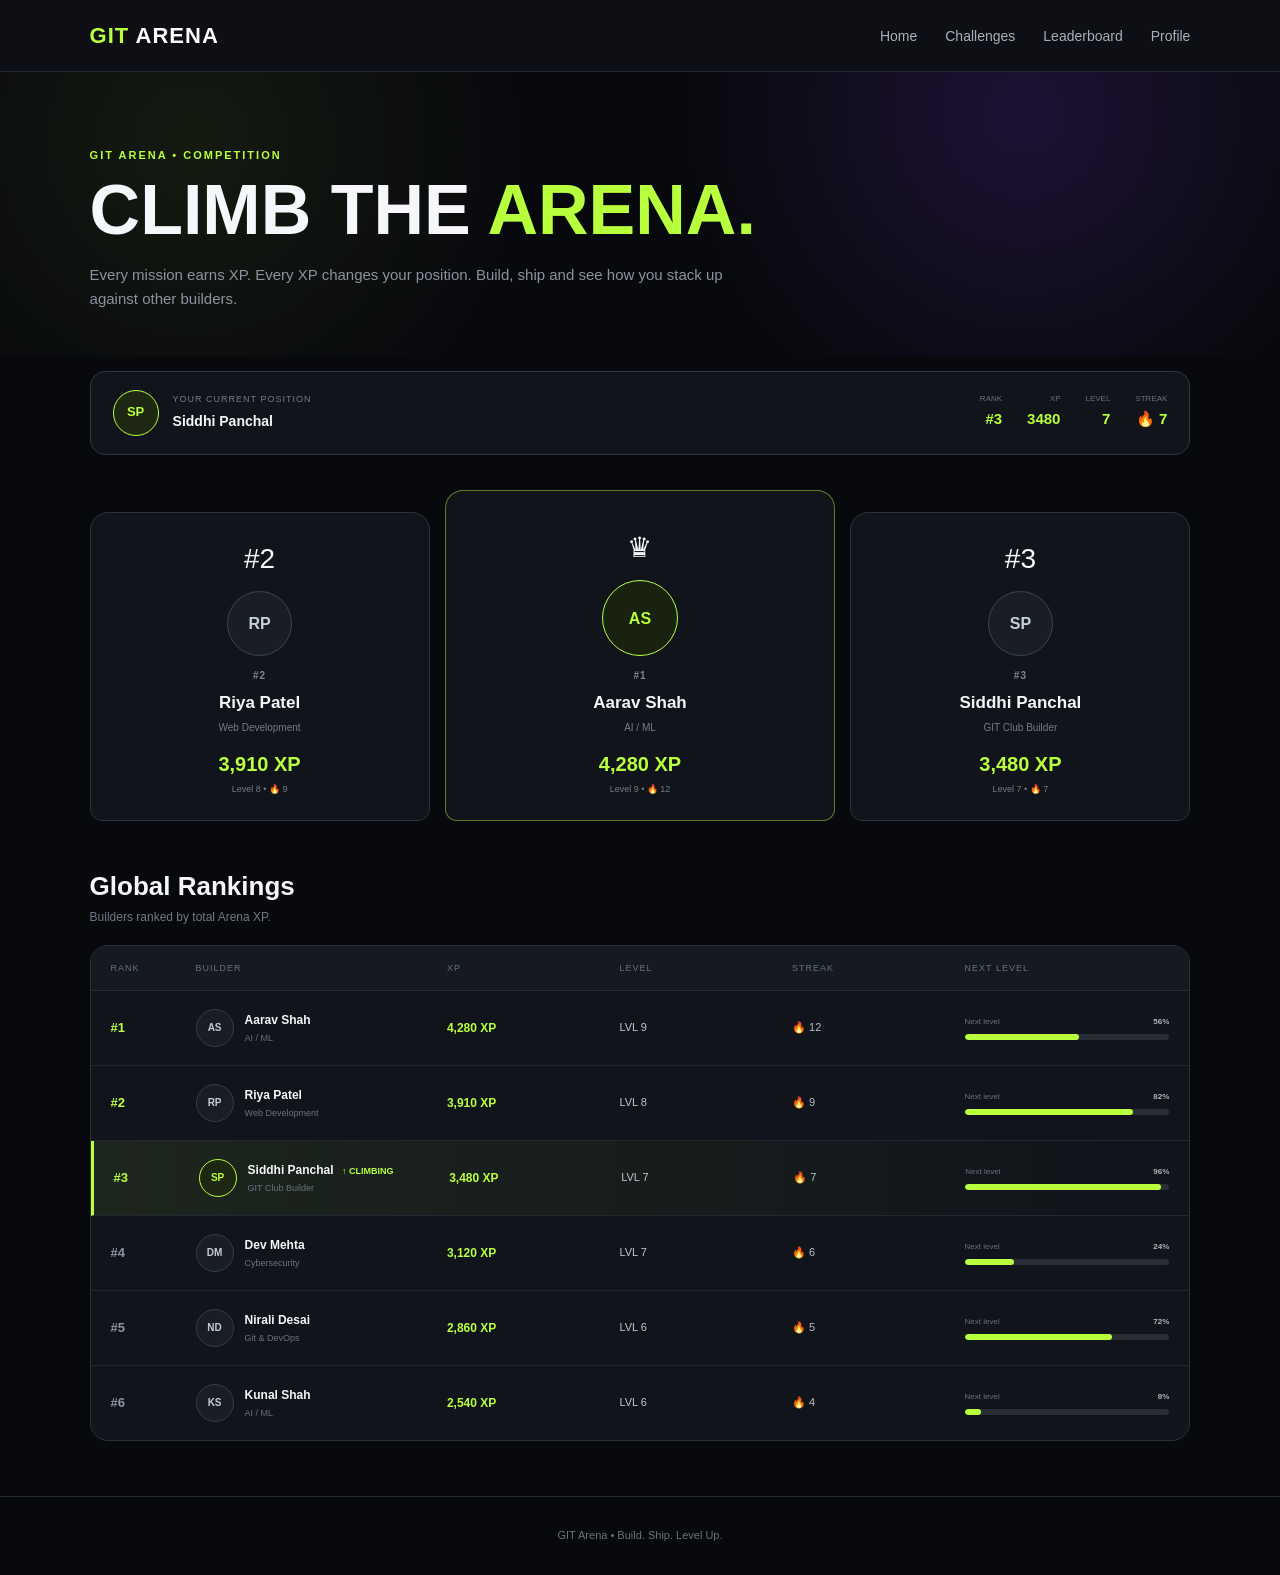
<file: leaderboard.html>
<!DOCTYPE html>
<html lang="en">

<head>

<meta charset="UTF-8">

<meta
    name="viewport"
    content="width=device-width, initial-scale=1.0"
>

<title>
    GIT Arena | Leaderboard
</title>


<style>

/* =========================================================
   RESET
========================================================= */

*{
    margin:0;
    padding:0;
    box-sizing:border-box;
}

html{
    scroll-behavior:smooth;
}

body{

    font-family:
        Arial,
        Helvetica,
        sans-serif;

    background:#08090d;

    color:#f5f7fa;

    line-height:1.6;

    animation:
        pageEnter .6s ease;
}

@keyframes pageEnter{

    from{
        opacity:0;
        transform:translateY(10px);
    }

    to{
        opacity:1;
        transform:translateY(0);
    }

}

button{
    font-family:inherit;
}


/* =========================================================
   NAV
========================================================= */

nav{

    height:72px;

    display:flex;

    align-items:center;

    justify-content:space-between;

    padding:0 7%;

    background:#0d0f15;

    border-bottom:
        1px solid #242832;

    position:sticky;

    top:0;

    z-index:1000;
}

.logo{

    font-size:22px;

    font-weight:800;

    color:#b8ff3d;

    letter-spacing:1px;
}

.logo span{
    color:#ffffff;
}

.nav-links{

    display:flex;

    gap:28px;

    list-style:none;
}

.nav-links a{

    color:#a9afb9;

    text-decoration:none;

    font-size:14px;

    transition:.25s;
}

.nav-links a:hover,
.nav-links .active-link{

    color:#b8ff3d;
}


/* =========================================================
   CONTAINER
========================================================= */

.container{

    width:86%;

    max-width:1350px;

    margin:auto;
}


/* =========================================================
   HERO
========================================================= */

.hero{

    padding:75px 0 45px;

    background:

        radial-gradient(
            circle at 80% 15%,
            rgba(140,65,255,.16),
            transparent 32%
        ),

        radial-gradient(
            circle at 15% 25%,
            rgba(184,255,61,.07),
            transparent 30%
        );
}

.eyebrow{

    color:#b8ff3d;

    font-size:11px;

    font-weight:800;

    letter-spacing:2px;

    margin-bottom:10px;
}

.hero h1{

    font-size:
        clamp(
            42px,
            6vw,
            70px
        );

    line-height:1;

    margin-bottom:18px;

    animation:
        heroTitle .7s ease;
}

.hero h1 span{
    color:#b8ff3d;
}

.hero p{

    color:#8b939f;

    max-width:680px;

    font-size:15px;

    animation:
        heroText .9s ease;
}

@keyframes heroTitle{

    from{
        opacity:0;
        transform:translateY(20px);
    }

    to{
        opacity:1;
        transform:translateY(0);
    }
}

@keyframes heroText{

    from{
        opacity:0;
        transform:translateY(15px);
    }

    to{
        opacity:1;
        transform:translateY(0);
    }
}


/* =========================================================
   CURRENT PLAYER
========================================================= */

.current-player{

    margin:
        15px 0 35px;

    padding:18px 22px;

    border:
        1px solid #303742;

    border-radius:15px;

    background:#11141b;

    display:flex;

    justify-content:space-between;

    align-items:center;

    gap:20px;

    animation:
        cardAppear .7s ease;
}

.current-left{

    display:flex;

    align-items:center;

    gap:14px;
}

.current-avatar{

    width:46px;

    height:46px;

    border-radius:50%;

    display:flex;

    align-items:center;

    justify-content:center;

    background:#1d2711;

    border:
        1px solid #b8ff3d;

    color:#b8ff3d;

    font-size:13px;

    font-weight:800;
}

.current-left small{

    display:block;

    color:#737c88;

    font-size:9px;

    letter-spacing:1px;

    margin-bottom:2px;
}

.current-left strong{

    font-size:14px;
}

.current-right{

    display:flex;

    gap:25px;

    align-items:center;
}

.current-stat{

    text-align:right;
}

.current-stat small{

    display:block;

    color:#68717d;

    font-size:8px;

    text-transform:uppercase;
}

.current-stat strong{

    color:#b8ff3d;

    font-size:15px;
}


/* =========================================================
   PODIUM
========================================================= */

.podium{

    display:grid;

    grid-template-columns:
        1fr 1.15fr 1fr;

    align-items:end;

    gap:15px;

    margin:
        30px 0 45px;
}

.podium-card{

    background:#11141b;

    border:
        1px solid #2c333e;

    border-radius:
        18px 18px 12px 12px;

    padding:24px 18px;

    text-align:center;

    position:relative;

    overflow:hidden;

    animation:
        podiumAppear .6s ease both;
}

.podium-card:nth-child(1){
    animation-delay:.1s;
}

.podium-card:nth-child(2){
    animation-delay:.2s;
}

.podium-card:nth-child(3){
    animation-delay:.3s;
}

.podium-card.first{

    padding-top:35px;

    border-color:
        rgba(184,255,61,.45);

    min-height:270px;
}

.podium-card.second{

    min-height:230px;
}

.podium-card.third{

    min-height:210px;
}

@keyframes podiumAppear{

    from{

        opacity:0;

        transform:
            translateY(25px);

    }

    to{

        opacity:1;

        transform:
            translateY(0);

    }

}

.crown{

    font-size:28px;

    margin-bottom:10px;
}

.podium-avatar{

    width:65px;

    height:65px;

    border-radius:50%;

    margin:0 auto 12px;

    display:flex;

    align-items:center;

    justify-content:center;

    background:#191e25;

    border:
        1px solid #3c4552;

    color:#c9cfd7;

    font-weight:800;
}

.first .podium-avatar{

    width:76px;

    height:76px;

    border-color:#b8ff3d;

    color:#b8ff3d;

    background:#19220f;
}

.podium-rank{

    color:#7e8793;

    font-size:10px;

    font-weight:800;

    letter-spacing:1px;

    margin-bottom:5px;
}

.podium-card h3{

    font-size:17px;

    margin-bottom:3px;
}

.podium-card p{

    color:#727b87;

    font-size:10px;

    margin-bottom:12px;
}

.podium-xp{

    color:#b8ff3d;

    font-size:20px;

    font-weight:800;
}

.podium-level{

    color:#737c88;

    font-size:9px;

    margin-top:2px;
}


/* =========================================================
   TABLE SECTION
========================================================= */

.section-title{

    display:flex;

    justify-content:space-between;

    align-items:end;

    margin-bottom:18px;
}

.section-title h2{

    font-size:26px;
}

.section-title p{

    color:#707986;

    font-size:12px;
}


/* =========================================================
   TABLE
========================================================= */

.leaderboard{

    background:#11141b;

    border:
        1px solid #2a303a;

    border-radius:18px;

    overflow:hidden;

    margin-bottom:55px;
}

.table-head,
.player-row{

    display:grid;

    grid-template-columns:
        70px
        1.5fr
        1fr
        1fr
        1fr
        1.3fr;

    gap:15px;

    align-items:center;
}

.table-head{

    padding:15px 20px;

    background:#151920;

    color:#68717d;

    font-size:9px;

    text-transform:uppercase;

    letter-spacing:1px;

    border-bottom:
        1px solid #292f39;
}

.player-row{

    padding:18px 20px;

    border-bottom:
        1px solid #222832;

    transition:.25s;

    animation:
        rowAppear .5s ease both;
}

.player-row:last-child{

    border-bottom:none;
}

.player-row:hover{

    background:#151920;
}

.player-row.current{

    background:
        linear-gradient(
            90deg,
            rgba(184,255,61,.08),
            transparent
        );

    border-left:
        3px solid #b8ff3d;
}

@keyframes rowAppear{

    from{

        opacity:0;

        transform:
            translateX(-10px);

    }

    to{

        opacity:1;

        transform:
            translateX(0);

    }

}

.rank{

    color:#8b94a0;

    font-size:13px;

    font-weight:800;
}

.rank.top{

    color:#b8ff3d;
}

.builder{

    display:flex;

    align-items:center;

    gap:11px;
}

.builder-avatar{

    width:38px;

    height:38px;

    min-width:38px;

    border-radius:50%;

    display:flex;

    align-items:center;

    justify-content:center;

    background:#191e25;

    border:
        1px solid #353d49;

    color:#c6ccd4;

    font-size:10px;

    font-weight:800;
}

.current .builder-avatar{

    background:#1d2711;

    border-color:#b8ff3d;

    color:#b8ff3d;
}

.builder strong{

    display:block;

    font-size:12px;
}

.builder small{

    display:block;

    color:#69727e;

    font-size:9px;
}

.xp-value{

    color:#b8ff3d;

    font-weight:800;

    font-size:12px;
}

.level{

    color:#c0c6cf;

    font-size:11px;
}

.streak{

    color:#b7bec8;

    font-size:11px;
}

.progress-cell{

    width:100%;
}

.progress-top{

    display:flex;

    justify-content:space-between;

    font-size:8px;

    color:#68717d;

    margin-bottom:5px;
}

.progress-top strong{

    color:#aeb5bf;
}

.progress-bar{

    height:6px;

    background:#292e36;

    border-radius:999px;

    overflow:hidden;
}

.progress-fill{

    height:100%;

    background:#b8ff3d;

    border-radius:999px;
}


/* =========================================================
   RANK MOVEMENT
========================================================= */

.rank-movement{

    display:inline-flex;

    align-items:center;

    gap:4px;

    margin-left:5px;

    font-size:9px;

    color:#b8ff3d;
}


/* =========================================================
   FOOTER
========================================================= */

footer{

    border-top:
        1px solid #242832;

    padding:30px 7%;

    text-align:center;

    color:#69717d;

    font-size:11px;
}


/* =========================================================
   RESPONSIVE
========================================================= */

@media(max-width:950px){

    .table-head,
    .player-row{

        grid-template-columns:
            50px
            1.5fr
            1fr
            1fr
            1fr;
    }

    .progress-cell{

        display:none;
    }

}

@media(max-width:700px){

    nav{

        padding:0 5%;
    }

    .nav-links{

        gap:12px;
    }

    .nav-links a{

        font-size:10px;
    }

    .container{

        width:90%;
    }

    .hero{

        padding-top:55px;
    }

    .current-player{

        flex-direction:column;

        align-items:flex-start;
    }

    .current-right{

        width:100%;

        justify-content:space-between;
    }

    .podium{

        grid-template-columns:1fr;

        align-items:stretch;
    }

    .podium-card.first,
    .podium-card.second,
    .podium-card.third{

        min-height:auto;
    }

    .table-head{

        display:none;
    }

    .player-row{

        grid-template-columns:
            40px
            1fr
            auto;

        padding:15px;
    }

    .player-row .level,
    .player-row .streak{

        display:none;
    }

}

@media(max-width:450px){

    .hero h1{

        font-size:42px;
    }

    .current-right{

        gap:10px;
    }

}
/* =========================================================
   EXTRA LEADERBOARD MOBILE POLISH
========================================================= */

@media(max-width:600px){

    .current-player{
        padding:16px;
    }

    .current-right{
        display:grid;
        grid-template-columns:
            repeat(2,1fr);

        width:100%;
        gap:12px;
    }

    .current-stat{
        text-align:left;
        padding:10px;

        background:#151920;

        border:
            1px solid #282f39;

        border-radius:10px;
    }

    .podium{
        gap:10px;
    }

    .podium-card{
        padding:20px;
    }

    .section-title{
        align-items:flex-start;
    }

    .section-title h2{
        font-size:22px;
    }

    .player-row{
        grid-template-columns:
            35px
            1fr
            auto;

        gap:8px;
    }

    .xp-value{
        font-size:10px;
    }

    .builder-avatar{
        width:34px;
        height:34px;
        min-width:34px;
    }

}

@media(max-width:400px){

    .nav-links{
        max-width:180px;
    }

    .nav-links a{
        font-size:8px;
    }

    .hero h1{
        font-size:36px;
    }

}
/* =========================================================
   STEP 8.6 — MOBILE HAMBURGER NAVIGATION
========================================================= */

.arena-nav{
    position:sticky;
    top:0;
    z-index:1000;

    display:flex;
    align-items:center;
    justify-content:space-between;

    padding:0 7%;

    min-height:72px;

    background:#0d0f15;

    border-bottom:1px solid #242832;
}

.arena-nav .logo{
    font-size:22px;
    font-weight:800;
    letter-spacing:1px;
    color:#b8ff3d;
}

.arena-nav .logo span{
    color:#ffffff;
}

.arena-nav .nav-links{
    display:flex;
    align-items:center;
    gap:28px;

    list-style:none;
}

.arena-nav .nav-links a{
    color:#a9afb9;
    text-decoration:none;

    font-size:14px;

    transition:
        color .25s ease;
}

.arena-nav .nav-links a:hover{
    color:#b8ff3d;
}


/* =========================================================
   HAMBURGER
========================================================= */

.menu-toggle{

    display:none;

    width:42px;
    height:42px;

    border:1px solid #303743;

    border-radius:10px;

    background:#151920;

    cursor:pointer;

    align-items:center;
    justify-content:center;

    flex-direction:column;

    gap:5px;

    transition:.25s;
}

.menu-toggle span{

    display:block;

    width:19px;
    height:2px;

    background:#b8ff3d;

    border-radius:5px;

    transition:
        transform .25s ease,
        opacity .25s ease;
}

.menu-toggle:hover{

    border-color:#b8ff3d;

    background:#1a2112;
}


/* =========================================================
   MOBILE
========================================================= */

@media(max-width:700px){

    .arena-nav{

        padding:
            0 5%;

        min-height:66px;

    }

    .menu-toggle{

        display:flex;

        position:relative;

        z-index:1002;

    }

    .arena-nav .nav-links{

        position:absolute;

        top:66px;

        left:0;

        width:100%;

        padding:15px 5% 20px;

        background:#0d0f15;

        border-bottom:
            1px solid #292f39;

        display:flex;

        flex-direction:column;

        align-items:stretch;

        gap:4px;

        opacity:0;

        visibility:hidden;

        transform:
            translateY(-10px);

        transition:
            opacity .25s ease,
            transform .25s ease,
            visibility .25s ease;

    }

    .arena-nav .nav-links.open{

        opacity:1;

        visibility:visible;

        transform:
            translateY(0);

    }

    .arena-nav .nav-links li{
        width:100%;
    }

    .arena-nav .nav-links a{

        display:block;

        width:100%;

        padding:13px 15px;

        border-radius:9px;

        font-size:12px;

    }

    .arena-nav .nav-links a:hover{

        background:#171b22;

    }


    /* Hamburger animation */

    .menu-toggle.open span:nth-child(1){

        transform:
            translateY(7px)
            rotate(45deg);

    }

    .menu-toggle.open span:nth-child(2){

        opacity:0;

    }

    .menu-toggle.open span:nth-child(3){

        transform:
            translateY(-7px)
            rotate(-45deg);

    }

}


/* =========================================================
   VERY SMALL PHONE
========================================================= */

@media(max-width:380px){

    .arena-nav .logo{

        font-size:18px;

    }

    .menu-toggle{

        width:38px;
        height:38px;

    }

}
</style>

</head>


<body>


<!-- =====================================================
     NAV
===================================================== -->

<nav class="arena-nav">

    <div class="logo">
        GIT <span>ARENA</span>
    </div>

    <button
        class="menu-toggle"
        id="menuToggle"
        aria-label="Open navigation"
        aria-expanded="false"
    >
        <span></span>
        <span></span>
        <span></span>
    </button>

    <ul
        class="nav-links"
        id="navLinks"
    >

        <li>
            <a href="index.html">
                Home
            </a>
        </li>

        <li>
            <a href="challenges.html">
                Challenges
            </a>
        </li>

        <li>
            <a href="leaderboard.html">
                Leaderboard
            </a>
        </li>

        <li>
            <a href="profile.html">
                Profile
            </a>
        </li>

    </ul>

</nav>


<!-- =====================================================
     HERO
===================================================== -->

<header class="hero">

    <div class="container">

        <div class="eyebrow">
            GIT ARENA • COMPETITION
        </div>

        <h1>

            CLIMB THE
            <span>ARENA.</span>

        </h1>

        <p>

            Every mission earns XP.
            Every XP changes your position.
            Build, ship and see how you stack up
            against other builders.

        </p>

    </div>

</header>


<main class="container">


<!-- =====================================================
     CURRENT PLAYER
===================================================== -->

<section
    class="current-player"
    id="currentPlayer"
>

    <div class="current-left">

        <div
            class="current-avatar"
            id="currentAvatar">

            SP

        </div>


        <div>

            <small>
                YOUR CURRENT POSITION
            </small>

            <strong id="currentName">

    Builder

</strong>

        </div>

    </div>


    <div class="current-right">


        <div class="current-stat">

            <small>
                RANK
            </small>

            <strong id="currentRank">
    #1
</strong>
        </div>


        <div class="current-stat">

            <small>
                XP
            </small>

            <strong id="currentXP">
    0
</strong>

        </div>


        <div class="current-stat">

            <small>
                LEVEL
            </small>

            <strong id="currentLevel">
    1
</strong>

        </div>


        <div class="current-stat">

            <small>
                STREAK
            </small>

            <strong id="currentStreak">
    🔥 0
</strong>

        </div>

    </div>

</section>


<!-- =====================================================
     PODIUM
===================================================== -->

<section
    class="podium"
    id="podium"
>
</section>


<!-- =====================================================
     LEADERBOARD
===================================================== -->

<section class="section-title">

    <div>

        <h2>
            Global Rankings
        </h2>

        <p>
            Builders ranked by total Arena XP.
        </p>

    </div>

</section>


<section class="leaderboard">


    <div class="table-head">

        <div>
            Rank
        </div>

        <div>
            Builder
        </div>

        <div>
            XP
        </div>

        <div>
            Level
        </div>

        <div>
            Streak
        </div>

        <div>
            Next Level
        </div>

    </div>


    <div id="leaderboardRows">
    </div>


</section>


</main>


<footer>

    GIT Arena • Build. Ship. Level Up.

</footer>


<script>

/* =========================================================
   DEFAULT PROFILE
========================================================= */

const defaultProfile = {

    name:
        "Builder",

    xp:
        0,

    level:
        1,

    streak:
        0,

    missions:
        0,

    badges:
        [],

    completedMissionIds:
        []

};

/* =========================================================
   LOAD PROFILE
========================================================= */

function getProfile(){

    const saved =
        localStorage.getItem(
            "arenaProfile"
        );


    if(saved){

        return JSON.parse(saved);

    }


    return defaultProfile;

}


const profile =
    getProfile();


/* =========================================================
   LEVEL
========================================================= */

function calculateLevel(xp){

    return Math.floor(
        Number(xp) / 500
    ) + 1;

}


profile.level =
    calculateLevel(
        profile.xp
    );


/* =========================================================
   LEADERBOARD USERS
========================================================= */

let users = [

    {
        name:
            "Aarav Shah",

        category:
            "AI / ML",

        xp:
            4280,

        streak:
            12,

        level:
            9

    },


    {
        name:
            "Riya Patel",

        category:
            "Web Development",

        xp:
            3910,

        streak:
            9,

        level:
            8

    },


    {
    name:
        profile.name,

    category:
        "GIT Club Builder",

    xp:
        profile.xp,

    streak:
        profile.streak,

    level:
        profile.level,

    current:true

},


    {
        name:
            "Dev Mehta",

        category:
            "Cybersecurity",

        xp:
            3120,

        streak:
            6,

        level:
            7

    },


    {
        name:
            "Nirali Desai",

        category:
            "Git & DevOps",

        xp:
            2860,

        streak:
            5,

        level:
            6

    },


    {
        name:
            "Kunal Shah",

        category:
            "AI / ML",

        xp:
            2540,

        streak:
            4,

        level:
            6

    }

];


/* =========================================================
   SYNC CURRENT USER
========================================================= */

users =
    users.map(
        user => {

            if(
                user.name ===
                profile.name
            ){

                return {

                    ...user,

                    xp:
                        profile.xp,

                    level:
                        profile.level,

                    streak:
                        profile.streak,

                    current:true

                };

            }


            return user;

        }
    );


/* =========================================================
   SORT
========================================================= */

users.sort(
    (a,b) =>
        b.xp -
        a.xp
);


/* =========================================================
   CURRENT RANK
========================================================= */

const currentIndex =
    users.findIndex(
        user =>
            user.current
    );


const currentRank =
    currentIndex + 1;


document.getElementById(
    "currentRank"
).textContent =
    "#" +
    currentRank;


document.getElementById(
    "currentName"
).textContent =
    profile.name;


document.getElementById(
    "currentXP"
).textContent =
    profile.xp;


document.getElementById(
    "currentLevel"
).textContent =
    profile.level;


document.getElementById(
    "currentStreak"
).textContent =
    "🔥 " +
    profile.streak;


/* =========================================================
   INITIALS
========================================================= */

function initials(name){

    return name
        .split(" ")
        .map(
            word =>
                word[0]
        )
        .join("")
        .slice(0,2)
        .toUpperCase();

}


document.getElementById(
    "currentAvatar"
).textContent =
    initials(
        profile.name
    );


/* =========================================================
   PODIUM
========================================================= */

const podium =
    document.getElementById(
        "podium"
    );


const podiumUsers = [

    users[1],

    users[0],

    users[2]

];


const podiumPositions = [

    {
        className:"second",
        rank:"#2"
    },

    {
        className:"first",
        rank:"#1"
    },

    {
        className:"third",
        rank:"#3"
    }

];


podiumUsers.forEach(
    (user,index) => {

        if(!user)
            return;


        const position =
            podiumPositions[index];


        const card =
            document.createElement(
                "div"
            );


        card.className =
            "podium-card " +
            position.className;


        card.innerHTML = `

            <div class="crown">

                ${
                    position.rank === "#1"
                    ? "♛"
                    : position.rank
                }

            </div>


            <div class="podium-avatar">

                ${initials(user.name)}

            </div>


            <div class="podium-rank">

                ${position.rank}

            </div>


            <h3>
                ${user.name}
            </h3>


            <p>
                ${user.category}
            </p>


            <div class="podium-xp">

                ${user.xp.toLocaleString()}
                XP

            </div>


            <div class="podium-level">

                Level ${user.level}
                • 🔥 ${user.streak}

            </div>

        `;


        podium.appendChild(
            card
        );

    }
);


/* =========================================================
   LEADERBOARD ROWS
========================================================= */

const rows =
    document.getElementById(
        "leaderboardRows"
    );


users.forEach(
    (user,index) => {

        const rank =
            index + 1;


        const row =
            document.createElement(
                "div"
            );


        row.className =
            "player-row" +
            (
                user.current
                ? " current"
                : ""
            );


        const currentLevelXP =
            (user.level - 1) * 500;


        const nextLevelXP =
            user.level * 500;


        const levelProgress =
            Math.min(
                100,
                Math.max(
                    0,
                    (
                        (
                            user.xp -
                            currentLevelXP
                        ) /
                        (
                            nextLevelXP -
                            currentLevelXP
                        )
                    ) * 100
                )
            );


        /*
            Demo rank movement.
            Current user gets a movement
            indicator based on position.
        */

        let movement = "";


        if(user.current){

            if(rank <= 3){

                movement =
                    `<span class="rank-movement">
                        ↑ CLIMBING
                     </span>`;

            }else{

                movement =
                    `<span class="rank-movement">
                        →
                     </span>`;

            }

        }


        row.innerHTML = `

            <div class="
                rank
                ${rank <= 3 ? "top" : ""}
            ">

                #${rank}

            </div>


            <div class="builder">

                <div class="builder-avatar">

                    ${initials(user.name)}

                </div>


                <div>

                    <strong>

                        ${user.name}

                        ${movement}

                    </strong>

                    <small>
                        ${user.category}
                    </small>

                </div>

            </div>


            <div class="xp-value">

                ${user.xp.toLocaleString()}
                XP

            </div>


            <div class="level">

                LVL ${user.level}

            </div>


            <div class="streak">

                🔥 ${user.streak}

            </div>


            <div class="progress-cell">

                <div class="progress-top">

                    <span>
                        Next level
                    </span>

                    <strong>
                        ${Math.round(levelProgress)}%
                    </strong>

                </div>


                <div class="progress-bar">

                    <div
                        class="progress-fill"
                        style="
                            width:
                            ${levelProgress}%
                        "
                    ></div>

                </div>

            </div>

        `;


        rows.appendChild(
            row
        );

    }
);


/* =========================================================
   SAVE PROFILE
========================================================= */

localStorage.setItem(

    "arenaProfile",

    JSON.stringify(profile)

);
/* =========================================================
   STEP 8.6 — MOBILE MENU
========================================================= */

const menuToggle =
    document.getElementById(
        "menuToggle"
    );

const navLinks =
    document.getElementById(
        "navLinks"
    );


if(menuToggle && navLinks){

    menuToggle.addEventListener(
        "click",
        () => {

            const isOpen =
                navLinks.classList.toggle(
                    "open"
                );

            menuToggle.classList.toggle(
                "open",
                isOpen
            );

            menuToggle.setAttribute(
                "aria-expanded",
                isOpen
            );

        }
    );


    /* Close after selecting a page */

    navLinks
        .querySelectorAll("a")
        .forEach(link => {

            link.addEventListener(
                "click",
                () => {

                    navLinks.classList.remove(
                        "open"
                    );

                    menuToggle.classList.remove(
                        "open"
                    );

                    menuToggle.setAttribute(
                        "aria-expanded",
                        "false"
                    );

                }
            );

        });


    /* Close if user clicks outside */

    document.addEventListener(
        "click",
        event => {

            if(
                !menuToggle.contains(event.target) &&
                !navLinks.contains(event.target)
            ){

                navLinks.classList.remove(
                    "open"
                );

                menuToggle.classList.remove(
                    "open"
                );

                menuToggle.setAttribute(
                    "aria-expanded",
                    "false"
                );

            }

        }
    );

}
/* =========================================================
   ACTIVE PAGE
========================================================= */

const currentPage =
    window.location.pathname
        .split("/")
        .pop() ||
    "index.html";


document
    .querySelectorAll(
        ".nav-links a"
    )
    .forEach(link => {

        const linkPage =
            link
                .getAttribute("href")
                .split("/")
                .pop();


        if(
            linkPage ===
            currentPage
        ){

            link.classList.add(
                "active-link"
            );

        }

    });
</script>

</body>

</html>
</file>
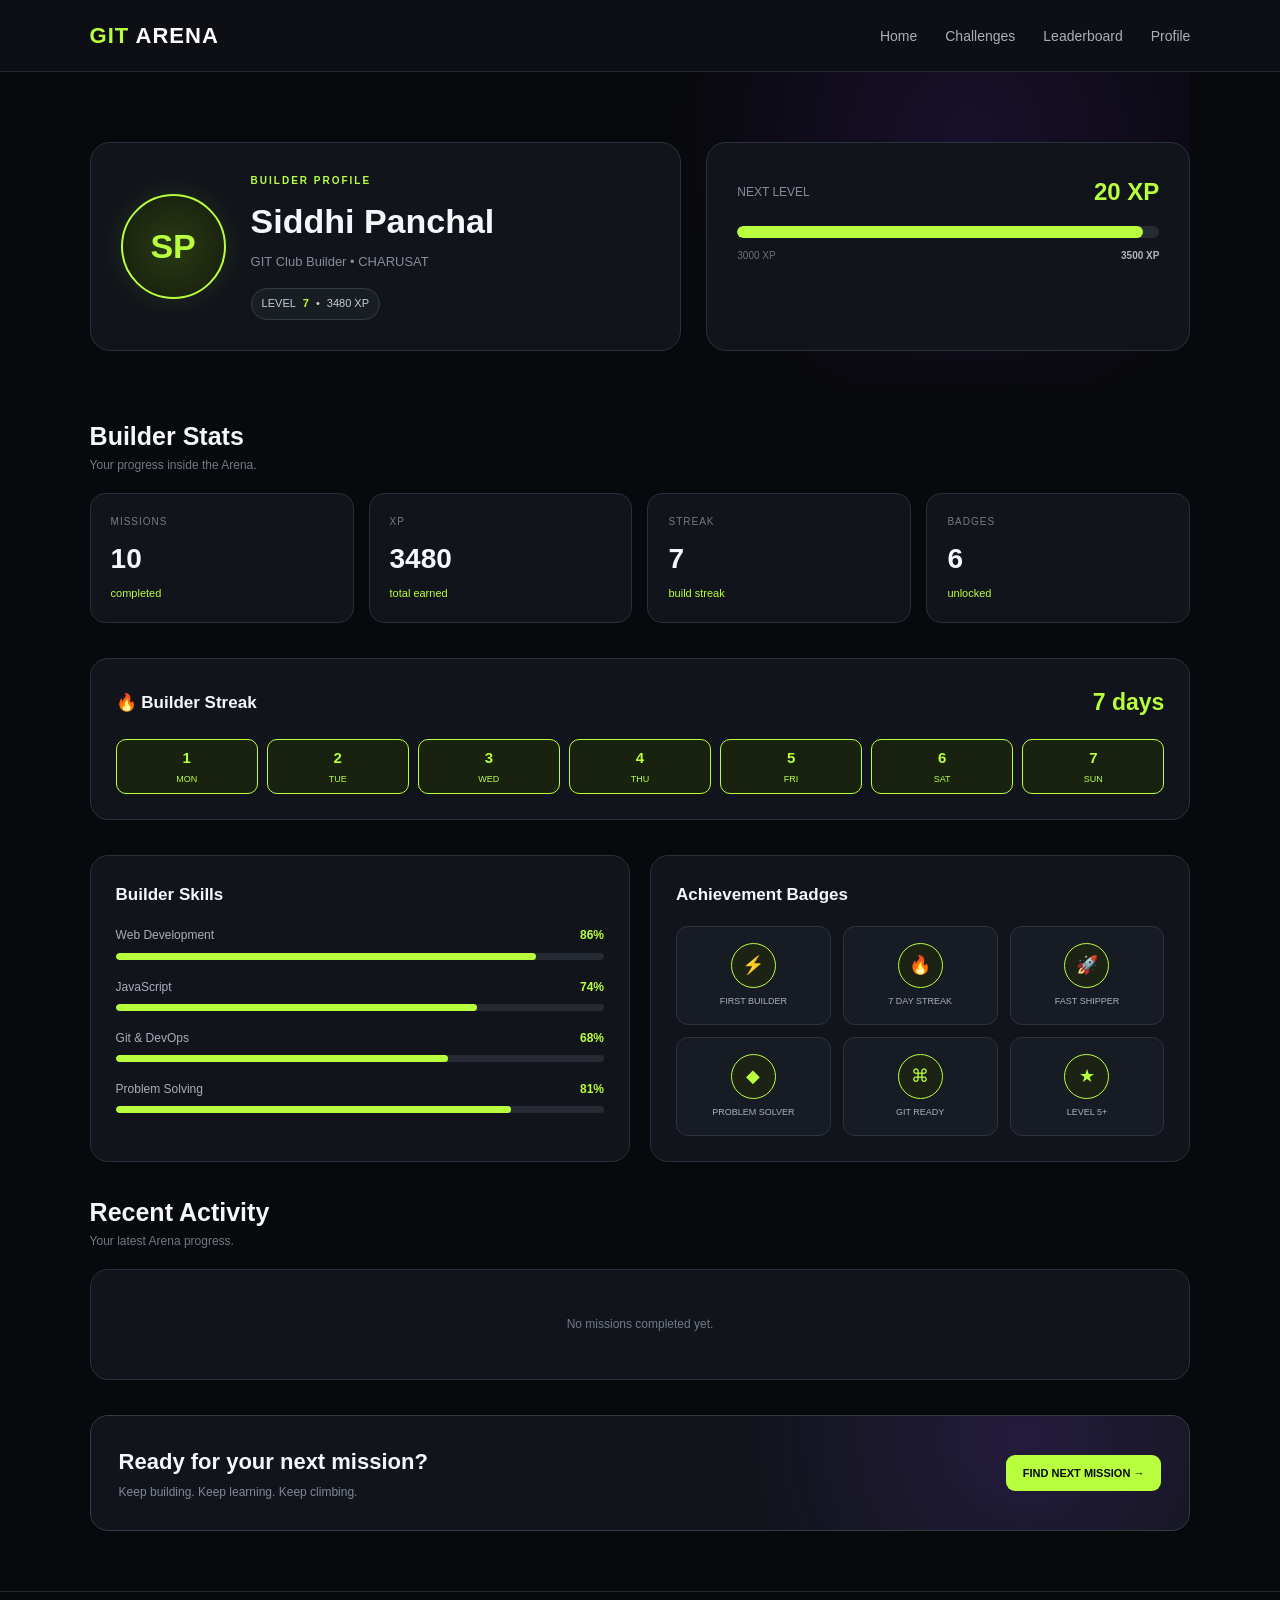
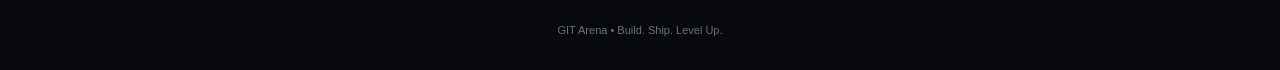
<file: profile.html>
<!DOCTYPE html>
<html lang="en">

<head>

<meta charset="UTF-8">

<meta
    name="viewport"
    content="width=device-width, initial-scale=1.0"
>

<title>
    GIT Arena | Profile
</title>


<style>

/* =========================================================
   RESET
========================================================= */

*{
    margin:0;
    padding:0;
    box-sizing:border-box;
}

html{
    scroll-behavior:smooth;
}

body{

    font-family:
        Arial,
        Helvetica,
        sans-serif;

    background:#08090d;

    color:#f5f7fa;

    line-height:1.6;

    animation:
        pageEnter .6s ease;
}

@keyframes pageEnter{

    from{
        opacity:0;
        transform:translateY(10px);
    }

    to{
        opacity:1;
        transform:translateY(0);
    }

}

button{
    font-family:inherit;
    cursor:pointer;
}


/* =========================================================
   NAVBAR
========================================================= */

nav{

    height:72px;

    display:flex;

    align-items:center;

    justify-content:space-between;

    padding:0 7%;

    background:#0d0f15;

    border-bottom:
        1px solid #242832;

    position:sticky;

    top:0;

    z-index:1000;
}

.logo{

    font-size:22px;

    font-weight:800;

    color:#b8ff3d;

    letter-spacing:1px;
}

.logo span{
    color:white;
}

.nav-links{

    display:flex;

    gap:28px;

    list-style:none;
}

.nav-links a{

    color:#a9afb9;

    text-decoration:none;

    font-size:14px;

    transition:.25s;
}

.nav-links a:hover,
.nav-links .active-link{

    color:#b8ff3d;
}


/* =========================================================
   MAIN
========================================================= */

.container{

    width:86%;

    max-width:1350px;

    margin:auto;
}


/* =========================================================
   PROFILE HERO
========================================================= */

.profile-hero{

    padding:70px 0 35px;

    display:grid;

    grid-template-columns:
        1.1fr .9fr;

    gap:25px;

    align-items:stretch;

    background:
        radial-gradient(
            circle at 80% 20%,
            rgba(140,65,255,.13),
            transparent 32%
        );
}


/* =========================================================
   PROFILE CARD
========================================================= */

.profile-card{

    padding:30px;

    background:#11141b;

    border:
        1px solid #2b313c;

    border-radius:20px;

    display:flex;

    gap:25px;

    align-items:center;

    animation:
        cardEnter .6s ease;
}

@keyframes cardEnter{

    from{

        opacity:0;

        transform:
            translateY(20px);
    }

    to{

        opacity:1;

        transform:
            translateY(0);
    }

}


/* AVATAR */

.avatar{

    width:105px;

    height:105px;

    min-width:105px;

    border-radius:50%;

    display:flex;

    align-items:center;

    justify-content:center;

    background:

        radial-gradient(
            circle,
            #293b13,
            #151b0d
        );

    border:
        2px solid #b8ff3d;

    color:#b8ff3d;

    font-size:34px;

    font-weight:800;

    box-shadow:
        0 0 30px
        rgba(184,255,61,.10);
}


.profile-info small{

    display:block;

    color:#b8ff3d;

    font-size:10px;

    letter-spacing:2px;

    font-weight:800;

    margin-bottom:5px;
}

.profile-info h1{

    font-size:34px;

    margin-bottom:4px;
}

.profile-info p{

    color:#858d99;

    font-size:13px;

    margin-bottom:15px;
}


/* BADGE LEVEL */

.level-badge{

    display:inline-flex;

    align-items:center;

    gap:7px;

    padding:6px 10px;

    background:#191e25;

    border:
        1px solid #343c47;

    border-radius:999px;

    font-size:11px;

    color:#c7cdd5;
}

.level-badge strong{

    color:#b8ff3d;
}


/* =========================================================
   XP CARD
========================================================= */

.xp-card{

    padding:30px;

    background:#11141b;

    border:
        1px solid #2b313c;

    border-radius:20px;

    animation:
        cardEnter .8s ease;
}

.xp-header{

    display:flex;

    justify-content:space-between;

    align-items:center;

    margin-bottom:15px;
}

.xp-header span{

    color:#858d99;

    font-size:12px;
}

.xp-header strong{

    color:#b8ff3d;

    font-size:24px;
}


.xp-progress{

    height:12px;

    background:#252a33;

    border-radius:999px;

    overflow:hidden;

    margin-bottom:10px;
}

.xp-fill{

    width:0%;

    height:100%;

    background:#b8ff3d;

    border-radius:999px;

    transition:
        width 1s
        cubic-bezier(.22,1,.36,1);
}

.xp-info{

    display:flex;

    justify-content:space-between;

    color:#69717d;

    font-size:10px;
}

.xp-info strong{

    color:#aeb5bf;
}


/* =========================================================
   SECTION TITLE
========================================================= */

.section-title{

    display:flex;

    justify-content:space-between;

    align-items:end;

    margin:30px 0 18px;
}

.section-title h2{

    font-size:25px;
}

.section-title p{

    color:#717985;

    font-size:12px;
}


/* =========================================================
   STATS
========================================================= */

.stats{

    display:grid;

    grid-template-columns:
        repeat(4,1fr);

    gap:15px;
}

.stat{

    background:#11141b;

    border:
        1px solid #2a303a;

    border-radius:15px;

    padding:20px;

    transition:.25s;

    animation:
        statEnter .5s ease both;
}

.stat:hover{

    transform:
        translateY(-4px);

    border-color:#414956;
}

.stat small{

    display:block;

    color:#737b87;

    font-size:10px;

    text-transform:uppercase;

    letter-spacing:1px;

    margin-bottom:7px;
}

.stat strong{

    font-size:28px;
}

.stat span{

    color:#b8ff3d;

    font-size:11px;

    display:block;

    margin-top:3px;
}

@keyframes statEnter{

    from{

        opacity:0;

        transform:
            translateY(12px);
    }

    to{

        opacity:1;

        transform:
            translateY(0);
    }

}


/* =========================================================
   STREAK
========================================================= */

.streak-section{

    margin-top:35px;

    padding:25px;

    background:#11141b;

    border:
        1px solid #2b313c;

    border-radius:18px;
}

.streak-top{

    display:flex;

    justify-content:space-between;

    align-items:center;

    margin-bottom:18px;
}

.streak-top h3{

    font-size:17px;
}

.streak-count{

    color:#b8ff3d;

    font-size:23px;

    font-weight:800;
}

.streak-days{

    display:grid;

    grid-template-columns:
        repeat(7,1fr);

    gap:9px;
}

.day{

    height:55px;

    background:#171b23;

    border:
        1px solid #2c333e;

    border-radius:10px;

    display:flex;

    align-items:center;

    justify-content:center;

    flex-direction:column;

    gap:2px;

    color:#666e7b;

    font-size:9px;

    transition:.25s;
}

.day strong{

    font-size:15px;

    color:#515966;
}

.day.active{

    background:#19220f;

    border-color:#b8ff3d;

    color:#b8ff3d;
}

.day.active strong{

    color:#b8ff3d;
}


/* =========================================================
   LOWER GRID
========================================================= */

.lower-grid{

    display:grid;

    grid-template-columns:
        1fr 1fr;

    gap:20px;

    margin-top:35px;
}

.panel{

    background:#11141b;

    border:
        1px solid #2b313c;

    border-radius:18px;

    padding:25px;
}

.panel h3{

    font-size:17px;

    margin-bottom:18px;
}


/* =========================================================
   SKILLS
========================================================= */

.skill{

    margin-bottom:18px;
}

.skill-head{

    display:flex;

    justify-content:space-between;

    font-size:12px;

    margin-bottom:7px;
}

.skill-head span{

    color:#a8afb9;
}

.skill-head strong{

    color:#b8ff3d;
}

.skill-bar{

    height:7px;

    background:#252a33;

    border-radius:999px;

    overflow:hidden;
}

.skill-fill{

    height:100%;

    width:0%;

    background:#b8ff3d;

    border-radius:999px;

    transition:
        width 1s
        cubic-bezier(.22,1,.36,1);
}


/* =========================================================
   BADGES
========================================================= */

.badges{

    display:grid;

    grid-template-columns:
        repeat(3,1fr);

    gap:12px;
}

.badge{

    padding:16px 10px;

    background:#171b23;

    border:
        1px solid #2d3440;

    border-radius:12px;

    text-align:center;

    transition:.25s;
}

.badge:hover{

    transform:
        translateY(-4px);

    border-color:#b8ff3d;
}

.badge-icon{

    width:45px;

    height:45px;

    margin:
        0 auto 8px;

    display:flex;

    align-items:center;

    justify-content:center;

    border-radius:50%;

    background:#1c2315;

    border:
        1px solid #b8ff3d;

    color:#b8ff3d;

    font-size:18px;
}

.badge span{

    display:block;

    font-size:9px;

    color:#aab1bc;

    line-height:1.3;
}


/* =========================================================
   RECENT ACTIVITY
========================================================= */

.activity{

    display:flex;

    flex-direction:column;

    gap:10px;
}

.activity-item{

    display:flex;

    justify-content:space-between;

    align-items:center;

    gap:15px;

    padding:13px;

    background:#171b23;

    border:
        1px solid #2b323d;

    border-radius:10px;
}

.activity-left{

    display:flex;

    align-items:center;

    gap:11px;
}

.activity-icon{

    width:35px;

    height:35px;

    border-radius:9px;

    display:flex;

    align-items:center;

    justify-content:center;

    background:#1d2415;

    color:#b8ff3d;

    font-size:14px;
}

.activity-item strong{

    display:block;

    font-size:12px;
}

.activity-item small{

    color:#68717e;

    font-size:9px;
}

.activity-xp{

    color:#b8ff3d;

    font-size:11px;

    font-weight:800;
}


/* =========================================================
   CTA
========================================================= */

.cta{

    margin:
        35px 0 60px;

    padding:28px;

    border-radius:18px;

    border:
        1px solid #343c48;

    background:
        radial-gradient(
            circle at 85% 20%,
            rgba(143,70,255,.15),
            transparent 30%
        ),
        #11141b;

    display:flex;

    align-items:center;

    justify-content:space-between;

    gap:20px;
}

.cta h2{

    font-size:22px;

    margin-bottom:4px;
}

.cta p{

    color:#818996;

    font-size:12px;
}

.primary-btn{

    border:none;

    background:#b8ff3d;

    color:#08090d;

    padding:12px 17px;

    border-radius:9px;

    font-size:11px;

    font-weight:800;

    transition:.25s;

    white-space:nowrap;
}

.primary-btn:hover{

    transform:
        translateY(-2px);

    box-shadow:
        0 10px 30px
        rgba(184,255,61,.12);
}


/* =========================================================
   FOOTER
========================================================= */

footer{

    border-top:
        1px solid #242832;

    padding:30px 7%;

    text-align:center;

    color:#69717d;

    font-size:11px;
}


/* =========================================================
   RESPONSIVE
========================================================= */

@media(max-width:950px){

    .profile-hero{

        grid-template-columns:1fr;
    }

    .stats{

        grid-template-columns:
            repeat(2,1fr);
    }

    .lower-grid{

        grid-template-columns:1fr;
    }

}

@media(max-width:650px){

    nav{

        padding:0 5%;
    }

    .nav-links{

        gap:12px;
    }

    .nav-links a{

        font-size:10px;
    }

    .container{

        width:90%;
    }

    .profile-card{

        flex-direction:column;

        align-items:flex-start;
    }

    .profile-info h1{

        font-size:28px;
    }

    .streak-days{

        gap:5px;
    }

    .day{

        height:48px;
    }

    .badges{

        grid-template-columns:
            repeat(2,1fr);
    }

    .cta{

        flex-direction:column;

        align-items:flex-start;
    }

}


/* =========================================================
   PROFILE MOBILE POLISH
========================================================= */

@media(max-width:768px){

    body{
        overflow-x:hidden;
    }

    nav{
        height:auto;
        min-height:68px;
        padding:14px 5%;
        gap:15px;
    }

    .nav-links{
        gap:12px;
        flex-wrap:wrap;
        justify-content:flex-end;
    }

    .nav-links a{
        font-size:10px;
    }

    .container{
        width:90%;
    }

    .profile-hero{
        grid-template-columns:1fr !important;
        text-align:center;
        gap:20px;
    }

    .profile-info{
        align-items:center !important;
    }

    .profile-avatar{
        margin:auto;
    }

    .profile-stats{
        grid-template-columns:repeat(2,1fr) !important;
    }

    .skills-grid{
        grid-template-columns:1fr !important;
    }

    .badges-grid{
        grid-template-columns:repeat(2,1fr) !important;
    }

    .activity-grid{
        grid-template-columns:1fr !important;
    }

    .xp-card{
        padding:20px !important;
    }

    .cta-card{
        padding:25px 20px !important;
    }

}


@media(max-width:480px){

    .logo{
        font-size:18px;
    }

    .nav-links{
        gap:8px;
    }

    .nav-links a{
        font-size:9px;
    }

    .profile-stats{
        grid-template-columns:1fr 1fr !important;
    }

    .badges-grid{
        grid-template-columns:1fr !important;
    }

    .profile-avatar{
        width:75px !important;
        height:75px !important;
    }

}


/* =========================================================
   STEP 8.6 — MOBILE HAMBURGER NAVIGATION
========================================================= */

.arena-nav{

    position:sticky;

    top:0;

    z-index:1000;

    display:flex;

    align-items:center;

    justify-content:space-between;

    padding:0 7%;

    min-height:72px;

    background:#0d0f15;

    border-bottom:1px solid #242832;
}

.arena-nav .logo{

    font-size:22px;

    font-weight:800;

    letter-spacing:1px;

    color:#b8ff3d;
}

.arena-nav .logo span{

    color:#ffffff;
}

.arena-nav .nav-links{

    display:flex;

    align-items:center;

    gap:28px;

    list-style:none;
}

.arena-nav .nav-links a{

    color:#a9afb9;

    text-decoration:none;

    font-size:14px;

    transition:
        color .25s ease;
}

.arena-nav .nav-links a:hover{

    color:#b8ff3d;
}


/* =========================================================
   HAMBURGER
========================================================= */

.menu-toggle{

    display:none;

    width:42px;

    height:42px;

    border:1px solid #303743;

    border-radius:10px;

    background:#151920;

    cursor:pointer;

    align-items:center;

    justify-content:center;

    flex-direction:column;

    gap:5px;

    transition:.25s;
}

.menu-toggle span{

    display:block;

    width:19px;

    height:2px;

    background:#b8ff3d;

    border-radius:5px;

    transition:
        transform .25s ease,
        opacity .25s ease;
}

.menu-toggle:hover{

    border-color:#b8ff3d;

    background:#1a2112;
}


/* =========================================================
   MOBILE
========================================================= */

@media(max-width:700px){

    .arena-nav{

        padding:
            0 5%;

        min-height:66px;
    }

    .menu-toggle{

        display:flex;

        position:relative;

        z-index:1002;
    }

    .arena-nav .nav-links{

        position:absolute;

        top:66px;

        left:0;

        width:100%;

        padding:15px 5% 20px;

        background:#0d0f15;

        border-bottom:
            1px solid #292f39;

        display:flex;

        flex-direction:column;

        align-items:stretch;

        gap:4px;

        opacity:0;

        visibility:hidden;

        transform:
            translateY(-10px);

        transition:
            opacity .25s ease,
            transform .25s ease,
            visibility .25s ease;
    }

    .arena-nav .nav-links.open{

        opacity:1;

        visibility:visible;

        transform:
            translateY(0);
    }

    .arena-nav .nav-links li{

        width:100%;
    }

    .arena-nav .nav-links a{

        display:block;

        width:100%;

        padding:13px 15px;

        border-radius:9px;

        font-size:12px;
    }

    .arena-nav .nav-links a:hover{

        background:#171b22;
    }


    /* Hamburger animation */

    .menu-toggle.open span:nth-child(1){

        transform:
            translateY(7px)
            rotate(45deg);
    }

    .menu-toggle.open span:nth-child(2){

        opacity:0;
    }

    .menu-toggle.open span:nth-child(3){

        transform:
            translateY(-7px)
            rotate(-45deg);
    }

}


/* =========================================================
   VERY SMALL PHONE
========================================================= */

@media(max-width:380px){

    .arena-nav .logo{

        font-size:18px;
    }

    .menu-toggle{

        width:38px;
        height:38px;
    }

}

</style>

</head>


<body>

<!-- =====================================================
     ONBOARDING
     IMPORTANT: keep this BEFORE page content/scripts
===================================================== -->

<script src="js/onboarding.js"></script>


<!-- =====================================================
     NAV
===================================================== -->

<nav class="arena-nav">

    <div class="logo">
        GIT <span>ARENA</span>
    </div>

    <button
        class="menu-toggle"
        id="menuToggle"
        aria-label="Open navigation"
        aria-expanded="false"
    >

        <span></span>
        <span></span>
        <span></span>

    </button>

    <ul
        class="nav-links"
        id="navLinks"
    >

        <li>
            <a href="index.html">
                Home
            </a>
        </li>

        <li>
            <a href="challenges.html">
                Challenges
            </a>
        </li>

        <li>
            <a href="leaderboard.html">
                Leaderboard
            </a>
        </li>

        <li>
            <a href="profile.html">
                Profile
            </a>
        </li>

    </ul>

</nav>


<!-- =====================================================
     PROFILE HERO
===================================================== -->

<main class="container">

<section class="profile-hero">


    <!-- PROFILE -->

    <div class="profile-card">

        <div
            class="avatar"
            id="profileAvatar"
        >
            B
        </div>


        <div class="profile-info">

            <small>
                BUILDER PROFILE
            </small>

            <h1 id="profileName">
                Builder
            </h1>

            <p>
                GIT Club Builder • CHARUSAT
            </p>


            <div class="level-badge">

                LEVEL

                <strong id="profileLevel">
                    1
                </strong>

                •

                <span id="profileXP">
                    0 XP
                </span>

            </div>

        </div>

    </div>


    <!-- XP -->

    <div class="xp-card">

        <div class="xp-header">

            <span>
                NEXT LEVEL
            </span>

            <strong id="xpRemaining">
                500 XP
            </strong>

        </div>


        <div class="xp-progress">

            <div
                class="xp-fill"
                id="xpFill"
            >
            </div>

        </div>


        <div class="xp-info">

            <span id="currentLevelXP">
                0 XP
            </span>

            <span>

                <strong id="nextLevelXP">
                    500 XP
                </strong>

            </span>

        </div>

    </div>

</section>


<!-- =====================================================
     STATS
===================================================== -->

<section class="section-title">

    <div>

        <h2>
            Builder Stats
        </h2>

        <p>
            Your progress inside the Arena.
        </p>

    </div>

</section>


<section class="stats">


    <div class="stat">

        <small>
            Missions
        </small>

        <strong id="missionsStat">
            0
        </strong>

        <span>
            completed
        </span>

    </div>


    <div class="stat">

        <small>
            XP
        </small>

        <strong id="xpStat">
            0
        </strong>

        <span>
            total earned
        </span>

    </div>


    <div class="stat">

        <small>
            Streak
        </small>

        <strong id="streakStat">
            0
        </strong>

        <span>
            build streak
        </span>

    </div>


    <div class="stat">

        <small>
            Badges
        </small>

        <strong id="badgesStat">
            0
        </strong>

        <span>
            unlocked
        </span>

    </div>


</section>


<!-- =====================================================
     STREAK
===================================================== -->

<section class="streak-section">

    <div class="streak-top">

        <h3>
            🔥 Builder Streak
        </h3>

        <div class="streak-count">

            <span id="streakNumber">
                0
            </span>

            days

        </div>

    </div>


    <div
        class="streak-days"
        id="streakDays"
    >
    </div>

</section>


<!-- =====================================================
     LOWER GRID
===================================================== -->

<section class="lower-grid">


    <!-- SKILLS -->

    <div class="panel">

        <h3>
            Builder Skills
        </h3>


        <div class="skill">

            <div class="skill-head">

                <span>
                    Web Development
                </span>

                <strong>
                    86%
                </strong>

            </div>

            <div class="skill-bar">

                <div
                    class="skill-fill"
                    style="width:86%"
                >
                </div>

            </div>

        </div>


        <div class="skill">

            <div class="skill-head">

                <span>
                    JavaScript
                </span>

                <strong>
                    74%
                </strong>

            </div>

            <div class="skill-bar">

                <div
                    class="skill-fill"
                    style="width:74%"
                >
                </div>

            </div>

        </div>


        <div class="skill">

            <div class="skill-head">

                <span>
                    Git & DevOps
                </span>

                <strong>
                    68%
                </strong>

            </div>

            <div class="skill-bar">

                <div
                    class="skill-fill"
                    style="width:68%"
                >
                </div>

            </div>

        </div>


        <div class="skill">

            <div class="skill-head">

                <span>
                    Problem Solving
                </span>

                <strong>
                    81%
                </strong>

            </div>

            <div class="skill-bar">

                <div
                    class="skill-fill"
                    style="width:81%"
                >
                </div>

            </div>

        </div>

    </div>


    <!-- BADGES -->

    <div class="panel">

        <h3>
            Achievement Badges
        </h3>


        <div
            class="badges"
            id="badgesContainer"
        >
        </div>

    </div>

</section>


<!-- =====================================================
     RECENT ACTIVITY
===================================================== -->

<section class="section-title">

    <div>

        <h2>
            Recent Activity
        </h2>

        <p>
            Your latest Arena progress.
        </p>

    </div>

</section>


<section class="panel">

    <div
        class="activity"
        id="activityContainer"
    >
    </div>

</section>


<!-- =====================================================
     CTA
===================================================== -->

<section class="cta">

    <div>

        <h2>
            Ready for your next mission?
        </h2>

        <p>
            Keep building. Keep learning. Keep climbing.
        </p>

    </div>


    <a href="challenges.html">

        <button class="primary-btn">

            FIND NEXT MISSION →

        </button>

    </a>

</section>


</main>


<!-- =====================================================
     FOOTER
===================================================== -->

<footer>

    GIT Arena • Build. Ship. Level Up.

</footer>


<script>

/* =========================================================
   LOAD PROFILE
========================================================= */

function getProfile(){

    const saved =
        localStorage.getItem(
            "arenaProfile"
        );

    if(saved){

        try{

            return JSON.parse(saved);

        }catch(error){

            console.error(
                "Invalid profile data:",
                error
            );

            localStorage.removeItem(
                "arenaProfile"
            );

        }

    }

    return null;

}


const profile = getProfile();


/* =========================================================
   SAFETY CHECK
========================================================= */

if(!profile){

    window.location.href =
        "index.html";

}else{


/* =========================================================
   NORMALIZE PROFILE DATA
========================================================= */

profile.name =
    profile.name ||
    "Builder";

profile.xp =
    Number(profile.xp) || 0;

profile.missions =
    Number(profile.missions) || 0;

profile.streak =
    Number(profile.streak) || 0;

profile.badges =
    Array.isArray(profile.badges)
        ? profile.badges
        : [];

profile.completedMissionIds =
    Array.isArray(
        profile.completedMissionIds
    )
        ? profile.completedMissionIds
        : [];


/* =========================================================
   LEVEL CALCULATION
========================================================= */

function calculateLevel(xp){

    return Math.floor(
        Number(xp) / 500
    ) + 1;

}


profile.level =
    calculateLevel(
        profile.xp
    );


/* =========================================================
   PROFILE INITIALS
========================================================= */

const profileAvatar =
    document.getElementById(
        "profileAvatar"
    );

if(profileAvatar){

    const initials =
        profile.name
            .trim()
            .split(/\s+/)
            .slice(0,2)
            .map(
                part =>
                    part
                        .charAt(0)
                        .toUpperCase()
            )
            .join("");

    profileAvatar.textContent =
        initials || "B";

}


/* =========================================================
   BASIC PROFILE DATA
========================================================= */

document.getElementById(
    "profileName"
).textContent =
    profile.name;


document.getElementById(
    "profileLevel"
).textContent =
    profile.level;


document.getElementById(
    "profileXP"
).textContent =
    profile.xp +
    " XP";


/* =========================================================
   STATS
========================================================= */

document.getElementById(
    "missionsStat"
).textContent =
    profile.missions;


document.getElementById(
    "xpStat"
).textContent =
    profile.xp;


document.getElementById(
    "streakStat"
).textContent =
    profile.streak;


document.getElementById(
    "badgesStat"
).textContent =
    profile.badges.length;


document.getElementById(
    "streakNumber"
).textContent =
    profile.streak;


/* =========================================================
   XP PROGRESS
========================================================= */

const currentLevel =
    profile.level;


const currentLevelXP =
    (currentLevel - 1) * 500;


const nextLevelXP =
    currentLevel * 500;


const progressXP =
    profile.xp -
    currentLevelXP;


const requiredXP =
    nextLevelXP -
    currentLevelXP;


const progressPercentage =
    Math.min(
        100,
        Math.max(
            0,
            (
                progressXP /
                requiredXP
            ) * 100
        )
    );


document.getElementById(
    "xpFill"
).style.width =
    progressPercentage +
    "%";


document.getElementById(
    "currentLevelXP"
).textContent =
    currentLevelXP +
    " XP";


document.getElementById(
    "nextLevelXP"
).textContent =
    nextLevelXP +
    " XP";


const remainingXP =
    Math.max(
        0,
        nextLevelXP -
        profile.xp
    );


document.getElementById(
    "xpRemaining"
).textContent =
    remainingXP +
    " XP";


/* =========================================================
   STREAK DAYS
========================================================= */

const streakDays =
    document.getElementById(
        "streakDays"
    );


const days = [

    "MON",
    "TUE",
    "WED",
    "THU",
    "FRI",
    "SAT",
    "SUN"

];


days.forEach(
    (day,index) => {

        const item =
            document.createElement(
                "div"
            );


        item.className =
            "day";


        /*
            Visual representation
            of the current streak.
        */

        if(
            index >=
            Math.max(
                0,
                7 -
                Math.min(
                    profile.streak,
                    7
                )
            )
        ){

            item.classList.add(
                "active"
            );

        }


        item.innerHTML = `

            <strong>
                ${index + 1}
            </strong>

            ${day}

        `;


        streakDays.appendChild(
            item
        );

    }
);


/* =========================================================
   BADGES
========================================================= */

const badgesContainer =
    document.getElementById(
        "badgesContainer"
    );


const badgeIcons = {

    "FIRST BUILDER":
        "⚡",

    "7 DAY STREAK":
        "🔥",

    "FAST SHIPPER":
        "🚀",

    "PROBLEM SOLVER":
        "◆",

    "GIT READY":
        "⌘",

    "LEVEL 5+":
        "★",

    "ARENA BUILDER":
        "🏆",

    "XP HUNTER":
        "✦",

    "LEVEL 10":
        "♛"

};


if(
    profile.badges.length === 0
){

    badgesContainer.innerHTML = `

        <div
            style="
                grid-column:1/-1;
                text-align:center;
                color:#727b87;
                font-size:12px;
                padding:20px;
            ">

            Complete missions to unlock badges.

        </div>

    `;

}else{

    profile.badges.forEach(
        badgeName => {

            const badge =
                document.createElement(
                    "div"
                );


            badge.className =
                "badge";


            badge.innerHTML = `

                <div class="badge-icon">

                    ${
                        badgeIcons[
                            badgeName
                        ] || "★"
                    }

                </div>

                <span>
                    ${badgeName}
                </span>

            `;


            badgesContainer.appendChild(
                badge
            );

        }
    );

}


/* =========================================================
   RECENT ACTIVITY
========================================================= */

const activityContainer =
    document.getElementById(
        "activityContainer"
    );


const completed =
    profile.completedMissionIds ||
    [];


const missionNames = {

    7:{
        name:"Campus Connect",
        xp:250
    },

    8:{
        name:"Debug Rush",
        xp:100
    },

    9:{
        name:"Smart Campus",
        xp:400
    },

    10:{
        name:"Interface Zero",
        xp:250
    },

    11:{
        name:"Git Detective",
        xp:150
    },

    12:{
        name:"Build for Impact",
        xp:500
    }

};


if(completed.length === 0){

    activityContainer.innerHTML = `

        <div
            style="
                text-align:center;
                color:#727b87;
                padding:20px;
                font-size:12px;
            ">

            No missions completed yet.

        </div>

    `;

}else{

    completed
        .slice(-5)
        .reverse()
        .forEach(
            id => {

                const mission =
                    missionNames[id];


                if(!mission)
                    return;


                const item =
                    document.createElement(
                        "div"
                    );


                item.className =
                    "activity-item";


                item.innerHTML = `

                    <div class="activity-left">

                        <div class="activity-icon">
                            ✓
                        </div>

                        <div>

                            <strong>
                                ${mission.name}
                            </strong>

                            <small>
                                Mission completed
                            </small>

                        </div>

                    </div>


                    <span class="activity-xp">

                        +${mission.xp} XP

                    </span>

                `;


                activityContainer.appendChild(
                    item
                );

            }
        );

}


/* =========================================================
   SAVE UPDATED PROFILE
========================================================= */

localStorage.setItem(

    "arenaProfile",

    JSON.stringify(profile)

);

}


/* =========================================================
   MOBILE MENU
========================================================= */

const menuToggle =
    document.getElementById(
        "menuToggle"
    );


const navLinks =
    document.getElementById(
        "navLinks"
    );


if(menuToggle && navLinks){

    menuToggle.addEventListener(
        "click",
        () => {

            const isOpen =
                navLinks.classList.toggle(
                    "open"
                );


            menuToggle.classList.toggle(
                "open",
                isOpen
            );


            menuToggle.setAttribute(
                "aria-expanded",
                isOpen
            );

        }
    );


    /* Close after selecting a page */

    navLinks
        .querySelectorAll("a")
        .forEach(link => {

            link.addEventListener(
                "click",
                () => {

                    navLinks.classList.remove(
                        "open"
                    );

                    menuToggle.classList.remove(
                        "open"
                    );

                    menuToggle.setAttribute(
                        "aria-expanded",
                        "false"
                    );

                }
            );

        });


    /* Close if user clicks outside */

    document.addEventListener(
        "click",
        event => {

            if(
                !menuToggle.contains(
                    event.target
                ) &&
                !navLinks.contains(
                    event.target
                )
            ){

                navLinks.classList.remove(
                    "open"
                );

                menuToggle.classList.remove(
                    "open"
                );

                menuToggle.setAttribute(
                    "aria-expanded",
                    "false"
                );

            }

        }
    );

}


/* =========================================================
   ACTIVE PAGE
========================================================= */

const currentPage =
    window.location.pathname
        .split("/")
        .pop() ||
    "index.html";


document
    .querySelectorAll(
        ".nav-links a"
    )
    .forEach(link => {

        const linkPage =
            link
                .getAttribute("href")
                .split("/")
                .pop();


        if(
            linkPage ===
            currentPage
        ){

            link.classList.add(
                "active-link"
            );

        }

    });

</script>

</body>

</html>
</file>
<file: css/style.css>
/* =====================================================
   GIT ARENA
   Global Styles
===================================================== */

:root {

    --bg: #08090d;
    --bg-soft: #0d0f15;
    --surface: #11141c;
    --surface-2: #151923;

    --border: rgba(255,255,255,.09);

    --text: #f4f5f7;
    --muted: #8d94a3;

    --accent: #b7ff4a;
    --accent-soft: rgba(183,255,74,.12);

    --purple: #9b7cff;
    --orange: #ff9f43;
    --blue: #55a8ff;

    --radius: 18px;

    --max-width: 1240px;
}


/* =====================================================
   RESET
===================================================== */

* {
    margin: 0;
    padding: 0;
    box-sizing: border-box;
}

html {
    scroll-behavior: smooth;
}

body {

    font-family: "Space Grotesk", sans-serif;

    background:
        radial-gradient(
            circle at 80% 5%,
            rgba(155,124,255,.10),
            transparent 25%
        ),
        radial-gradient(
            circle at 10% 20%,
            rgba(183,255,74,.05),
            transparent 20%
        ),
        var(--bg);

    color: var(--text);

    min-height: 100vh;

    line-height: 1.6;

    overflow-x: hidden;
}

a {
    color: inherit;
    text-decoration: none;
}

button {
    font-family: inherit;
}


/* =====================================================
   NAVBAR
===================================================== */

.navbar {

    height: 76px;

    width: 100%;

    display: flex;
    align-items: center;
    justify-content: space-between;

    padding: 0 5%;

    border-bottom: 1px solid var(--border);

    background: rgba(8,9,13,.82);

    backdrop-filter: blur(18px);

    position: sticky;
    top: 0;
    z-index: 100;
}

.brand {

    display: flex;
    align-items: center;
    gap: 11px;
}

.brand-mark {

    width: 38px;
    height: 38px;

    border: 1px solid rgba(183,255,74,.45);

    display: grid;
    place-items: center;

    color: var(--accent);

    background: var(--accent-soft);

    font-family: "DM Mono", monospace;

    font-size: 13px;

    box-shadow:
        0 0 25px rgba(183,255,74,.07);
}

.brand-name {

    display: block;

    font-size: 14px;
    font-weight: 700;

    letter-spacing: .08em;
}

.brand-sub {

    display: block;

    color: var(--muted);

    font-family: "DM Mono", monospace;

    font-size: 8px;

    letter-spacing: .12em;
}

.nav-links {

    display: flex;
    gap: 7px;
}

.nav-links a {

    color: var(--muted);

    font-size: 13px;

    padding: 9px 14px;

    border-radius: 8px;

    transition: .25s ease;
}

.nav-links a:hover,
.nav-links a.active {

    color: var(--text);

    background: rgba(255,255,255,.06);
}

.nav-links a.active {

    color: var(--accent);
}

.nav-actions {

    display: flex;
    align-items: center;
    gap: 10px;
}

.icon-btn {

    width: 38px;
    height: 38px;

    border: 1px solid var(--border);

    background: var(--surface);

    color: var(--muted);

    border-radius: 10px;

    cursor: pointer;

    transition: .25s ease;
}

.icon-btn:hover {

    color: var(--accent);

    border-color: rgba(183,255,74,.35);
}

.profile-mini {

    width: 38px;
    height: 38px;

    display: grid;
    place-items: center;

    border-radius: 50%;

    background:
        linear-gradient(
            135deg,
            var(--purple),
            var(--blue)
        );

    color: white;

    font-weight: 700;

    font-size: 13px;
}


/* =====================================================
   HERO
===================================================== */

.hero {

    max-width: var(--max-width);

    margin: auto;

    min-height: 620px;

    padding: 90px 5% 70px;

    display: grid;

    grid-template-columns:
        1.1fr .9fr;

    align-items: center;

    gap: 70px;

    position: relative;
}

.hero-grid {

    position: absolute;

    inset: 0;

    background-image:
        linear-gradient(
            rgba(255,255,255,.025) 1px,
            transparent 1px
        ),
        linear-gradient(
            90deg,
            rgba(255,255,255,.025) 1px,
            transparent 1px
        );

    background-size: 50px 50px;

    mask-image:
        linear-gradient(
            to bottom,
            black,
            transparent
        );

    pointer-events: none;
}

.hero-content {
    position: relative;
    z-index: 2;
}

.eyebrow {

    display: inline-flex;

    align-items: center;

    gap: 8px;

    padding: 7px 11px;

    border: 1px solid var(--border);

    border-radius: 999px;

    background: rgba(255,255,255,.025);

    color: var(--muted);

    font-family: "DM Mono", monospace;

    font-size: 9px;

    letter-spacing: .1em;
}

.status-dot {

    width: 6px;
    height: 6px;

    border-radius: 50%;

    background: var(--accent);

    box-shadow:
        0 0 10px var(--accent);
}

.hero h1 {

    margin-top: 25px;

    font-size: clamp(54px, 7vw, 91px);

    line-height: .88;

    letter-spacing: -.065em;

    max-width: 760px;
}

.hero h1 span {

    color: transparent;

    -webkit-text-stroke:
        1px rgba(255,255,255,.7);
}

.hero-description {

    max-width: 560px;

    margin-top: 28px;

    color: var(--muted);

    font-size: 16px;

    line-height: 1.8;
}

.hero-buttons {

    display: flex;

    align-items: center;

    gap: 12px;

    margin-top: 34px;
}

.primary-btn {

    display: inline-flex;

    align-items: center;
    justify-content: center;

    gap: 25px;

    padding: 14px 19px;

    background: var(--accent);

    color: #0a0d08;

    border-radius: 10px;

    font-size: 13px;

    font-weight: 700;

    transition:
        transform .25s ease,
        box-shadow .25s ease;
}

.primary-btn:hover {

    transform: translateY(-2px);

    box-shadow:
        0 10px 35px rgba(183,255,74,.15);
}

.primary-btn.small {

    padding: 11px 15px;

    gap: 18px;

    font-size: 12px;
}

.secondary-btn {

    padding: 13px 18px;

    border: 1px solid var(--border);

    border-radius: 10px;

    color: var(--muted);

    font-size: 13px;

    transition: .25s ease;
}

.secondary-btn:hover {

    color: var(--text);

    background: rgba(255,255,255,.04);
}

.hero-meta {

    display: flex;

    gap: 40px;

    margin-top: 52px;
}

.hero-meta div {

    display: flex;

    flex-direction: column;
}

.hero-meta strong {

    font-size: 22px;
}

.hero-meta span {

    color: var(--muted);

    font-family: "DM Mono", monospace;

    font-size: 9px;

    text-transform: uppercase;

    letter-spacing: .08em;
}


/* =====================================================
   HERO CONSOLE
===================================================== */

.hero-console {

    position: relative;

    border: 1px solid var(--border);

    background:
        linear-gradient(
            145deg,
            rgba(255,255,255,.05),
            rgba(255,255,255,.015)
        );

    border-radius: 20px;

    overflow: hidden;

    box-shadow:
        0 35px 100px rgba(0,0,0,.35);

    transform: rotate(1deg);

    transition: .4s ease;
}

.hero-console:hover {

    transform:
        rotate(0deg)
        translateY(-5px);
}

.console-top {

    height: 44px;

    display: flex;
    align-items: center;

    padding: 0 16px;

    gap: 14px;

    border-bottom: 1px solid var(--border);

    color: #6f7685;

    font-family: "DM Mono", monospace;

    font-size: 10px;
}

.console-dots {

    display: flex;
    gap: 5px;
}

.console-dots i {

    width: 7px;
    height: 7px;

    border-radius: 50%;

    background: #424752;
}

.console-body {

    padding: 25px;
}

.terminal-line,
.terminal-command {

    font-family: "DM Mono", monospace;

    color: #aeb4c0;

    font-size: 11px;
}

.terminal-green {

    color: var(--accent);

    margin-right: 6px;
}

.terminal-result {

    margin: 25px 0;

    display: grid;

    grid-template-columns:
        repeat(3,1fr);

    gap: 10px;
}

.terminal-result div {

    padding: 14px;

    background: rgba(255,255,255,.035);

    border: 1px solid var(--border);

    border-radius: 10px;
}

.terminal-result span,
.progress-label span {

    display: block;

    color: #6f7685;

    font-family: "DM Mono", monospace;

    font-size: 8px;

    letter-spacing: .08em;
}

.terminal-result strong {

    display: block;

    margin-top: 6px;

    font-size: 11px;
}

.online {

    color: var(--accent);
}

.terminal-progress {

    margin: 28px 0;
}

.progress-label {

    display: flex;
    justify-content: space-between;

    margin-bottom: 9px;
}

.progress-label strong {

    font-family: "DM Mono", monospace;

    font-size: 10px;
}

.progress-track {

    height: 6px;

    background: rgba(255,255,255,.07);

    border-radius: 99px;

    overflow: hidden;
}

.progress-fill {

    height: 100%;

    background: var(--accent);

    box-shadow:
        0 0 14px rgba(183,255,74,.5);

    border-radius: inherit;
}

.mission-preview {

    display: flex;

    align-items: center;

    gap: 12px;

    margin-top: 15px;

    padding: 14px;

    background: rgba(155,124,255,.07);

    border: 1px solid rgba(155,124,255,.18);

    border-radius: 12px;
}

.mission-icon {

    width: 40px;
    height: 40px;

    display: grid;
    place-items: center;

    background: rgba(155,124,255,.13);

    color: var(--purple);

    border-radius: 9px;

    font-family: "DM Mono", monospace;
}

.mission-preview div:nth-child(2) {

    flex: 1;
}

.mission-preview strong {

    display: block;

    font-size: 12px;
}

.mission-preview span {

    color: var(--muted);

    font-size: 9px;
}

.mission-preview b {

    color: var(--accent);

    font-family: "DM Mono", monospace;

    font-size: 9px;
}


/* =====================================================
   STATUS STRIP
===================================================== */

.status-strip {

    max-width: var(--max-width);

    margin: auto;

    padding: 0 5% 50px;

    display: flex;

    justify-content: space-between;

    align-items: center;
}

.live-status {

    display: flex;

    align-items: center;

    gap: 10px;

    font-size: 11px;
}

.live-status strong {

    color: var(--accent);

    font-family: "DM Mono", monospace;

    font-size: 9px;
}

.live-status span:last-child {

    color: var(--muted);
}

.pulse {

    width: 7px;
    height: 7px;

    border-radius: 50%;

    background: var(--accent);

    box-shadow:
        0 0 0 5px rgba(183,255,74,.08),
        0 0 15px var(--accent);
}

.next-deadline {

    display: flex;

    align-items: center;

    gap: 12px;

    font-family: "DM Mono", monospace;

    font-size: 9px;
}

.next-deadline span {

    color: #6f7685;
}

.next-deadline strong {

    color: var(--text);
}


/* =====================================================
   SECTIONS
===================================================== */

.section {

    max-width: var(--max-width);

    margin: auto;

    padding: 90px 5%;
}

.section-heading {

    display: flex;

    justify-content: space-between;

    align-items: end;

    margin-bottom: 35px;
}

.section-label {

    color: var(--accent);

    font-family: "DM Mono", monospace;

    font-size: 9px;

    letter-spacing: .13em;
}

.section h2 {

    margin-top: 9px;

    font-size: clamp(30px,4vw,48px);

    letter-spacing: -.045em;

    line-height: 1;
}

.section h2 span {

    color: var(--muted);
}

.text-link {

    color: var(--muted);

    font-size: 12px;

    transition: .2s ease;
}

.text-link:hover {

    color: var(--accent);
}


/* =====================================================
   FEATURED
===================================================== */

.featured-card {

    min-height: 390px;

    display: grid;

    grid-template-columns: 70px 1fr .8fr;

    border: 1px solid var(--border);

    border-radius: var(--radius);

    overflow: hidden;

    background:
        linear-gradient(
            120deg,
            rgba(183,255,74,.035),
            rgba(155,124,255,.045)
        );
}

.featured-number {

    padding: 30px 20px;

    border-right: 1px solid var(--border);

    color: #555c69;

    font-family: "DM Mono", monospace;

    font-size: 10px;
}

.featured-main {

    padding: 38px 40px;
}

.challenge-tags {

    display: flex;

    flex-wrap: wrap;

    gap: 7px;
}

.tag {

    padding: 5px 8px;

    border-radius: 5px;

    font-family: "DM Mono", monospace;

    font-size: 8px;

    letter-spacing: .05em;

    border: 1px solid var(--border);
}

.tag.purple {

    color: var(--purple);

    background: rgba(155,124,255,.08);

    border-color: rgba(155,124,255,.18);
}

.tag.medium {

    color: var(--orange);

    background: rgba(255,159,67,.07);
}

.tag.active-tag {

    color: var(--accent);

    background: var(--accent-soft);
}

.featured-main h3 {

    margin-top: 24px;

    font-size: 38px;

    letter-spacing: -.04em;
}

.featured-main > p {

    max-width: 570px;

    margin: 12px 0 28px;

    color: var(--muted);

    font-size: 13px;

    line-height: 1.8;
}

.challenge-info {

    display: flex;

    gap: 40px;

    margin-bottom: 30px;
}

.challenge-info div {

    display: flex;
    flex-direction: column;
}

.challenge-info span {

    color: #656c79;

    font-family: "DM Mono", monospace;

    font-size: 8px;
}

.challenge-info strong {

    margin-top: 4px;

    font-family: "DM Mono", monospace;

    font-size: 10px;
}

.featured-art {

    min-height: 100%;

    display: grid;

    place-items: center;

    position: relative;

    overflow: hidden;

    background:
        radial-gradient(
            circle,
            rgba(183,255,74,.10),
            transparent 45%
        );
}

.orbit {

    position: absolute;

    border: 1px solid rgba(183,255,74,.12);

    border-radius: 50%;

    transform: rotate(-25deg);
}

.orbit-one {

    width: 320px;
    height: 170px;
}

.orbit-two {

    width: 400px;
    height: 210px;

    border-color: rgba(155,124,255,.13);
}

.code-orb {

    width: 170px;
    height: 170px;

    display: flex;

    align-items: center;
    justify-content: center;

    gap: 10px;

    border: 1px solid rgba(183,255,74,.25);

    border-radius: 50%;

    background:
        radial-gradient(
            circle,
            rgba(183,255,74,.10),
            rgba(8,9,13,.8)
        );

    box-shadow:
        0 0 70px rgba(183,255,74,.06);

    font-family: "DM Mono", monospace;

    color: var(--accent);
}

.code-orb div {

    text-align: center;
}

.code-orb b {

    display: block;

    color: white;

    font-size: 13px;
}

.code-orb small {

    display: block;

    color: var(--muted);

    font-size: 8px;
}


/* =====================================================
   CHALLENGE CARDS
===================================================== */

.challenge-grid {

    display: grid;

    grid-template-columns:
        repeat(3,1fr);

    gap: 15px;
}

.challenge-card {

    padding: 24px;

    min-height: 330px;

    border: 1px solid var(--border);

    background: var(--surface);

    border-radius: var(--radius);

    display: flex;

    flex-direction: column;

    transition:
        transform .3s ease,
        border-color .3s ease,
        background .3s ease;
}

.challenge-card:hover {

    transform: translateY(-6px);

    border-color: rgba(183,255,74,.25);

    background: var(--surface-2);
}

.featured-small {

    background:
        linear-gradient(
            145deg,
            rgba(155,124,255,.08),
            var(--surface)
        );
}

.card-top {

    display: flex;

    justify-content: space-between;
}

.challenge-number {

    color: #626977;

    font-family: "DM Mono", monospace;

    font-size: 9px;
}

.difficulty {

    font-family: "DM Mono", monospace;

    font-size: 8px;

    padding: 4px 7px;

    border-radius: 5px;
}

.difficulty.easy {

    color: var(--accent);

    background: var(--accent-soft);
}

.difficulty.medium {

    color: var(--orange);

    background: rgba(255,159,67,.08);
}

.difficulty.hard {

    color: #ff6b8a;

    background: rgba(255,107,138,.08);
}

.card-icon {

    width: 52px;
    height: 52px;

    display: grid;
    place-items: center;

    margin-top: 28px;

    border-radius: 12px;

    font-family: "DM Mono", monospace;

    font-size: 13px;
}

.card-icon.green {

    color: var(--accent);

    background: var(--accent-soft);
}

.card-icon.orange {

    color: var(--orange);

    background: rgba(255,159,67,.09);
}

.card-icon.blue {

    color: var(--blue);

    background: rgba(85,168,255,.09);
}

.category {

    margin-top: 20px;

    color: #777e8b;

    font-family: "DM Mono", monospace;

    font-size: 8px;

    letter-spacing: .08em;
}

.challenge-card h3 {

    margin-top: 7px;

    font-size: 22px;

    letter-spacing: -.025em;
}

.challenge-card p {

    margin-top: 7px;

    color: var(--muted);

    font-size: 11px;

    line-height: 1.7;
}

.card-footer {

    margin-top: auto;

    padding-top: 20px;

    border-top: 1px solid var(--border);

    display: flex;

    justify-content: space-between;

    align-items: center;
}

.card-footer span {

    color: var(--accent);

    font-family: "DM Mono", monospace;

    font-size: 9px;
}

.card-footer a {

    width: 30px;
    height: 30px;

    display: grid;
    place-items: center;

    border: 1px solid var(--border);

    border-radius: 7px;

    color: var(--muted);

    transition: .2s;
}

.card-footer a:hover {

    color: var(--accent);

    border-color: var(--accent);
}


/* =====================================================
   HOW IT WORKS
===================================================== */

.how-section {

    border-top: 1px solid var(--border);
}

.steps {

    display: grid;

    grid-template-columns:
        repeat(4,1fr);

    gap: 1px;

    background: var(--border);

    border: 1px solid var(--border);
}

.step {

    padding: 28px;

    background: var(--bg);
}

.step > span {

    color: #555c69;

    font-family: "DM Mono", monospace;

    font-size: 9px;
}

.step-icon {

    width: 38px;
    height: 38px;

    display: grid;
    place-items: center;

    margin-top: 35px;

    color: var(--accent);

    border: 1px solid rgba(183,255,74,.2);

    background: var(--accent-soft);

    border-radius: 9px;
}

.step h3 {

    margin-top: 20px;

    font-size: 18px;
}

.step p {

    margin-top: 8px;

    color: var(--muted);

    font-size: 11px;

    line-height: 1.7;
}


/* =====================================================
   COMMUNITY
===================================================== */

.community-card {

    padding: 55px;

    display: flex;

    justify-content: space-between;

    align-items: center;

    gap: 40px;

    border: 1px solid rgba(183,255,74,.17);

    border-radius: var(--radius);

    background:
        radial-gradient(
            circle at 85% 50%,
            rgba(183,255,74,.09),
            transparent 30%
        ),
        var(--surface);
}

.community-card h2 {

    max-width: 600px;
}

.community-card p {

    max-width: 560px;

    margin-top: 14px;

    color: var(--muted);

    font-size: 13px;
}


/* =====================================================
   FOOTER
===================================================== */

.footer {

    padding: 35px 5%;

    border-top: 1px solid var(--border);

    display: flex;

    justify-content: space-between;

    align-items: center;

    color: #626977;

    font-size: 10px;
}

.footer-brand {

    display: flex;

    align-items: center;

    gap: 10px;
}

.footer-brand .brand-mark {

    width: 32px;
    height: 32px;
}

.footer-brand strong {

    display: block;

    color: var(--text);

    font-size: 11px;
}

.footer-brand span {

    display: block;

    font-family: "DM Mono", monospace;

    font-size: 7px;
}


/* =====================================================
   LIGHT THEME
===================================================== */

body.light {

    --bg: #f3f5f1;
    --bg-soft: #ffffff;

    --surface: #ffffff;
    --surface-2: #f7f8f5;

    --border: rgba(0,0,0,.10);

    --text: #11140f;
    --muted: #687064;

    --accent: #6cae00;
}

body.light .navbar {

    background: rgba(243,245,241,.85);
}

body.light .hero h1 span {

    -webkit-text-stroke:
        1px rgba(0,0,0,.45);
}


/* =====================================================
   RESPONSIVE
===================================================== */

@media (max-width: 950px) {

    .nav-links {
        display: none;
    }

    .hero {

        grid-template-columns: 1fr;

        gap: 50px;

        padding-top: 70px;
    }

    .hero-console {

        max-width: 650px;

        width: 100%;

        margin: auto;
    }

    .featured-card {

        grid-template-columns: 55px 1fr;
    }

    .featured-art {

        display: none;
    }

    .challenge-grid {

        grid-template-columns:
            repeat(2,1fr);
    }

    .steps {

        grid-template-columns:
            repeat(2,1fr);
    }
}


@media (max-width: 650px) {

    .navbar {

        padding: 0 20px;
    }

    .brand-sub {

        display: none;
    }

    .hero {

        padding:
            55px 20px
            45px;
    }

    .hero h1 {

        font-size: 54px;
    }

    .hero-description {

        font-size: 14px;
    }

    .hero-buttons {

        flex-direction: column;

        align-items: stretch;
    }

    .primary-btn,
    .secondary-btn {

        text-align: center;
    }

    .hero-meta {

        gap: 20px;
    }

    .hero-meta strong {

        font-size: 18px;
    }

    .status-strip {

        padding:
            0 20px 30px;

        flex-direction: column;

        align-items: flex-start;

        gap: 15px;
    }

    .section {

        padding:
            65px 20px;
    }

    .section-heading {

        align-items: flex-start;

        gap: 20px;

        flex-direction: column;
    }

    .featured-card {

        grid-template-columns: 1fr;
    }

    .featured-number {

        display: none;
    }

    .featured-main {

        padding: 28px;
    }

    .featured-main h3 {

        font-size: 30px;
    }

    .challenge-info {

        gap: 20px;

        flex-wrap: wrap;
    }

    .challenge-grid {

        grid-template-columns: 1fr;
    }

    .steps {

        grid-template-columns: 1fr;
    }

    .community-card {

        padding: 35px 25px;

        align-items: flex-start;

        flex-direction: column;
    }

    .footer {

        flex-direction: column;

        gap: 15px;

        align-items: flex-start;
    }

    .terminal-result {

        grid-template-columns: 1fr;
    }
}
</file>
